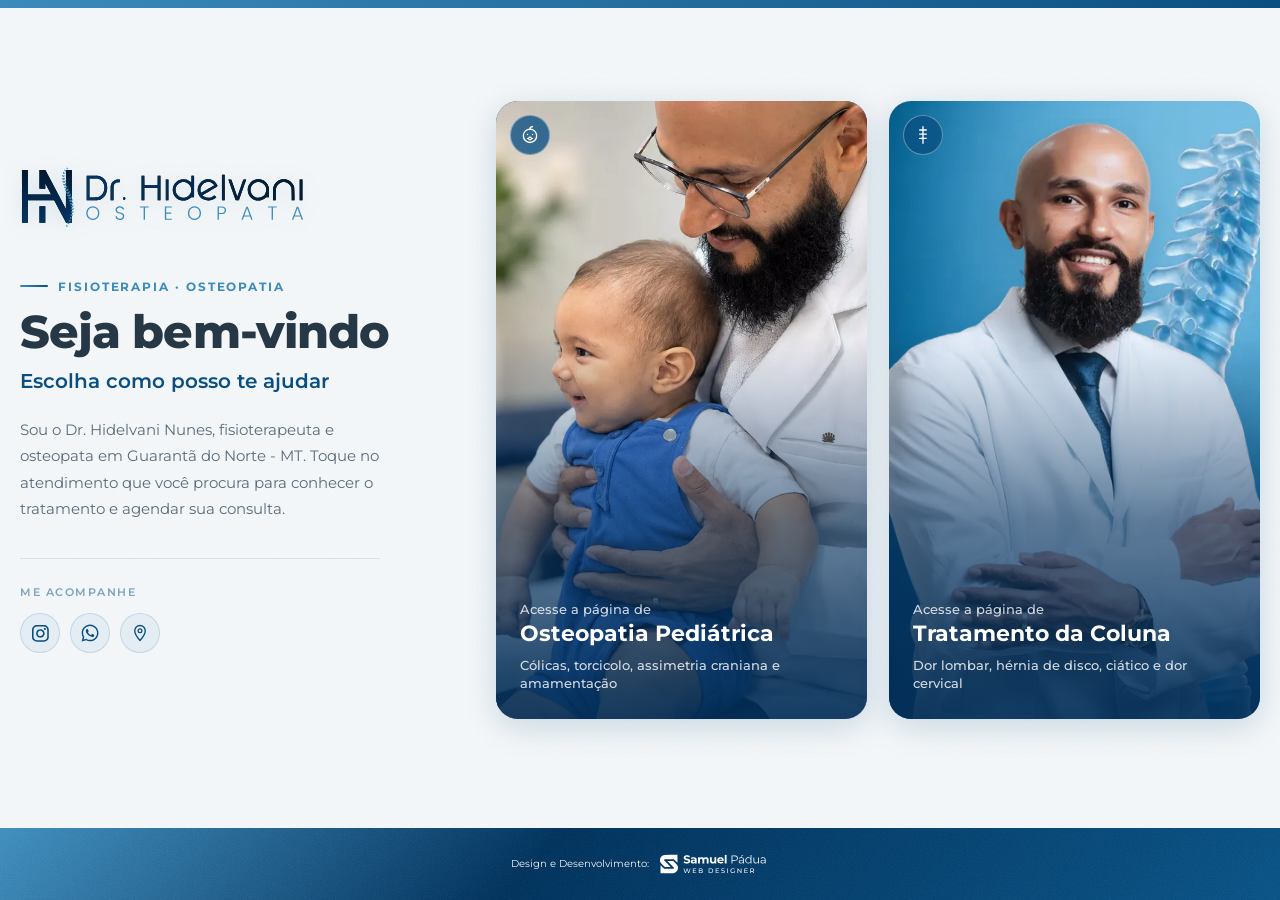
<file: index.html>
<!DOCTYPE html>
<html lang="pt-BR">
<head>
  <meta charset="UTF-8">
  <meta name="viewport" content="width=device-width, initial-scale=1.0">
  <!-- Google tag (gtag.js) -->
  <script async src="https://www.googletagmanager.com/gtag/js?id=G-855G8X3JG8"></script>
  <script>
    window.dataLayer = window.dataLayer || [];
    function gtag(){dataLayer.push(arguments);}
    gtag('js', new Date());

    gtag('config', 'G-855G8X3JG8');
  </script>
  <meta name="facebook-domain-verification" content="lzsxz27c50yrfxw8memqivnf4g7dsl" />
  <title>Dr. Hidelvani Nunes · Coluna e Osteopatia Pediátrica</title>
  <meta name="description" content="Escolha o seu caminho: tratamento da coluna ou osteopatia pediátrica com o Dr. Hidelvani Nunes em Guarantã do Norte - MT.">
  <link rel="canonical" href="https://www.drhidelvani.com.br/">
  <meta name="robots" content="index,follow">
  <meta property="og:locale" content="pt_BR">
  <meta property="og:type" content="website">
  <meta property="og:url" content="https://www.drhidelvani.com.br/">
  <meta property="og:site_name" content="Dr. Hidelvani">
  <meta property="og:title" content="Dr. Hidelvani Nunes · Coluna e Osteopatia Pediátrica">
  <meta property="og:description" content="Fisioterapeuta e osteopata em Guarantã do Norte - MT. Tratamento da coluna e osteopatia pediátrica.">
  <link rel="icon" type="image/svg+xml" href="stamp-iso.svg">
  <link rel="preconnect" href="https://fonts.googleapis.com">
  <link rel="preconnect" href="https://fonts.gstatic.com" crossorigin>
  <link href="https://fonts.googleapis.com/css2?family=Montserrat:wght@400;500;600;700;800&display=swap" rel="stylesheet">
  <link rel="stylesheet" href="style.css">
  <link rel="stylesheet" href="portal.css">
</head>
<body class="portal-page">

  <div class="top-bar"></div>

  <main class="pt-main">
    <div class="pt-grain"></div>

    <div class="pt-container">

      <!-- Boas-vindas -->
      <header class="pt-header">
        <img src="logo.svg" class="pt-logo" alt="Dr. Hidelvani Nunes Osteopata">
        <span class="pt-eyebrow">Fisioterapia · Osteopatia</span>
        <h1 class="pt-title">Seja bem-vindo</h1>
        <p class="pt-subtitle">Escolha como posso te ajudar</p>
        <p class="pt-intro">Sou o Dr. Hidelvani Nunes, fisioterapeuta e osteopata em Guarantã do Norte - MT. Toque no atendimento que você procura para conhecer o tratamento e agendar sua consulta.</p>
      </header>

      <!-- Redes sociais -->
      <div class="pt-social">
        <span class="pt-social-label">Me acompanhe</span>
        <div class="pt-social-links">
          <a href="https://www.instagram.com/dr.hidelvani/" class="pt-social-btn" target="_blank" rel="noopener" aria-label="Instagram do Dr. Hidelvani (@dr.hidelvani)">
            <svg width="17" height="17" viewBox="0 0 56 56" fill="currentColor" xmlns="http://www.w3.org/2000/svg" aria-hidden="true">
              <path fill-rule="evenodd" clip-rule="evenodd" d="M39.1932 0H16.1343C11.8568 0.00472711 7.7558 1.70602 4.73107 4.73062C1.70635 7.75523 0.00489671 11.8561 0 16.1337L0 39.1937C0.00486926 43.4712 1.70631 47.5722 4.73104 50.5968C7.75577 53.6214 11.8568 55.3227 16.1343 55.3275H39.1932C43.4707 55.3227 47.5717 53.6214 50.5964 50.5968C53.6211 47.5722 55.3226 43.4712 55.3275 39.1937V16.1337C55.3226 11.8561 53.6211 7.75523 50.5964 4.73062C47.5717 1.70602 43.4707 0.00472711 39.1932 0V0ZM50.1442 39.1937C50.1409 42.097 48.986 44.8804 46.933 46.9333C44.88 48.9862 42.0965 50.1409 39.1932 50.1441H16.1343C13.231 50.1409 10.4475 48.9862 8.39448 46.9333C6.34146 44.8804 5.1866 42.097 5.18325 39.1937V16.1337C5.18662 13.2304 6.34149 10.4469 8.3945 8.39404C10.4475 6.34116 13.231 5.18645 16.1343 5.18325H39.1932C42.0965 5.18645 44.8799 6.34116 46.933 8.39404C48.986 10.4469 50.1408 13.2304 50.1442 16.1337V39.1937Z"/>
              <path fill-rule="evenodd" clip-rule="evenodd" d="M27.632 13.6164C24.8572 13.6163 22.1447 14.4391 19.8375 15.9807C17.5302 17.5223 15.732 19.7134 14.6701 22.277C13.6082 24.8406 13.3303 27.6616 13.8716 30.3831C14.4129 33.1046 15.7491 35.6045 17.7112 37.5666C19.6733 39.5287 22.1732 40.8649 24.8947 41.4063C27.6162 41.9477 30.4371 41.6698 33.0007 40.608C35.5643 39.5461 37.7555 37.7478 39.2971 35.4407C40.8387 33.1335 41.6616 30.421 41.6615 27.6461C41.6574 23.9265 40.178 20.3604 37.5479 17.7302C34.9177 15.1 31.3516 13.6206 27.632 13.6164V13.6164ZM27.632 36.4926C25.8824 36.4926 24.172 35.9738 22.7172 35.0017C21.2624 34.0297 20.1285 32.6481 19.459 31.0316C18.7894 29.4152 18.6142 27.6365 18.9555 25.9204C19.2968 24.2044 20.1393 22.6281 21.3765 21.3909C22.6137 20.1537 24.19 19.3112 25.906 18.9698C27.6221 18.6285 29.4008 18.8036 31.0172 19.4732C32.6337 20.1428 34.0153 21.2766 34.9874 22.7314C35.9595 24.1862 36.4783 25.8965 36.4783 27.6462C36.4756 29.9916 35.5428 32.2401 33.8843 33.8985C32.2259 35.5569 29.9774 36.4898 27.632 36.4925V36.4926Z"/>
              <path d="M42.3975 16.2138C44.2304 16.2138 45.7162 14.728 45.7162 12.8951C45.7162 11.0623 44.2304 9.57648 42.3975 9.57648C40.5647 9.57648 39.0789 11.0623 39.0789 12.8951C39.0789 14.728 40.5647 16.2138 42.3975 16.2138Z"/>
            </svg>
          </a>
          <a href="https://wa.me/5566992239056" class="pt-social-btn" target="_blank" rel="noopener" aria-label="WhatsApp do Dr. Hidelvani">
            <svg width="18" height="18" viewBox="0 0 57 57" fill="currentColor" xmlns="http://www.w3.org/2000/svg" aria-hidden="true">
              <path fill-rule="evenodd" clip-rule="evenodd" d="M47.4216 9.51921C42.4222 4.51401 35.7735 1.75635 28.6904 1.75342C14.0949 1.75342 2.21626 13.6317 2.21039 28.2311C2.20844 32.8981 3.42761 37.4539 5.74495 41.4695L1.98828 55.1909L16.0257 51.5086C19.8936 53.6185 24.2481 54.7304 28.6796 54.7317H28.6907C43.2846 54.7317 55.1645 42.8524 55.1701 28.2523C55.173 21.1767 52.4212 14.5241 47.4216 9.51921ZM28.6904 50.2598H28.6813C24.7322 50.2581 20.8591 49.1968 17.4794 47.1919L16.6761 46.7148L8.34605 48.9L10.5695 40.7784L10.046 39.9457C7.84279 36.4415 6.67939 32.3913 6.68135 28.2328C6.68592 16.0981 16.5593 6.22568 28.6992 6.22568C34.5779 6.22763 40.1039 8.51986 44.2592 12.68C48.4144 16.8401 50.7014 22.3698 50.6994 28.2507C50.6942 40.3863 40.8215 50.2598 28.6904 50.2598ZM40.7628 33.7761C40.1013 33.4448 36.8482 31.8446 36.2416 31.6235C35.6356 31.4027 35.194 31.2928 34.7533 31.9549C34.312 32.617 33.0443 34.1075 32.6581 34.5488C32.2719 34.9904 31.8864 35.0459 31.2246 34.7145C30.5629 34.3834 28.4311 33.6845 25.9037 31.4304C23.937 29.676 22.6092 27.5094 22.223 26.8473C21.8375 26.1845 22.2198 25.861 22.5133 25.497C23.2296 24.6075 23.9468 23.6751 24.1673 23.2338C24.3881 22.7922 24.2775 22.4057 24.1118 22.0746C23.9468 21.7436 22.6236 18.4869 22.0724 17.1617C21.5348 15.8721 20.9898 16.0463 20.5834 16.026C20.1979 16.0068 19.7566 16.0029 19.3154 16.0029C18.8744 16.0029 18.1575 16.1682 17.5508 16.831C16.9445 17.4934 15.2355 19.0939 15.2355 22.3505C15.2355 25.6072 17.6063 28.7533 17.937 29.1949C18.2677 29.6365 22.6027 36.3195 29.2396 39.1851C30.8182 39.8674 32.0505 40.2741 33.0116 40.5791C34.5968 41.0827 36.0387 41.0116 37.1789 40.8413C38.4503 40.6512 41.0932 39.2406 41.645 37.6952C42.1962 36.1496 42.1962 34.825 42.0305 34.5488C41.8655 34.2729 41.4242 34.1075 40.7628 33.7761Z"/>
            </svg>
          </a>
          <a href="https://maps.google.com/maps?cid=5437800805001993554" class="pt-social-btn" target="_blank" rel="noopener" aria-label="Localização da clínica no Google Maps">
            <svg width="18" height="18" viewBox="0 0 24 24" fill="none" xmlns="http://www.w3.org/2000/svg" aria-hidden="true">
              <path d="M12 2C8.13 2 5 5.13 5 9c0 5.25 7 13 7 13s7-7.75 7-13c0-3.87-3.13-7-7-7z" stroke="currentColor" stroke-width="1.8" stroke-linejoin="round"/>
              <circle cx="12" cy="9" r="2.5" stroke="currentColor" stroke-width="1.7"/>
            </svg>
          </a>
        </div>
      </div>

      <!-- Os 2 caminhos -->
      <nav class="pt-paths" aria-label="Escolha o atendimento">

        <!-- Osteopatia Pediátrica -->
        <a href="osteopatia/" class="pt-card pt-card--bebe">
          <picture>
            <source srcset="portal-bebe.webp" type="image/webp">
            <img src="osteo-perfil.jpg" class="pt-card-img" width="762" height="1023" alt="Dr. Hidelvani Nunes com um bebê sorrindo no colo">
          </picture>
          <span class="pt-badge">
            <svg width="20" height="20" viewBox="0 0 24 24" fill="none" xmlns="http://www.w3.org/2000/svg">
              <circle cx="12" cy="13" r="8" stroke="white" stroke-width="1.6"/>
              <path d="M12 5c0-1.66 1.34-3 3-3" stroke="white" stroke-width="1.6" stroke-linecap="round"/>
              <circle cx="9" cy="11.5" r="0.9" fill="white"/>
              <circle cx="15" cy="11.5" r="0.9" fill="white"/>
              <circle cx="12" cy="16.2" r="1.7" stroke="white" stroke-width="1.4"/>
              <path d="M9.6 16.2h-0.8M15.2 16.2h-0.8" stroke="white" stroke-width="1.4" stroke-linecap="round"/>
            </svg>
          </span>
          <span class="pt-caption">
            <span class="pt-kicker">Acesse a página de</span>
            <span class="pt-card-title">Osteopatia Pediátrica</span>
            <span class="pt-card-desc">Cólicas, torcicolo, assimetria craniana e amamentação</span>
          </span>
        </a>

        <!-- Tratamento da Coluna -->
        <a href="coluna/" class="pt-card pt-card--coluna">
          <picture>
            <source srcset="portal-coluna.webp" type="image/webp">
            <img src="dr-hidelvani.png" class="pt-card-img" width="600" height="674" alt="Dr. Hidelvani Nunes de jaleco, fisioterapeuta especialista em coluna">
          </picture>
          <span class="pt-badge">
            <svg width="20" height="20" viewBox="0 0 24 24" fill="none" xmlns="http://www.w3.org/2000/svg">
              <path d="M12 2v20M8 6h8M8 11h8M8 16h8" stroke="white" stroke-width="1.6" stroke-linecap="round" stroke-linejoin="round"/>
            </svg>
          </span>
          <span class="pt-caption">
            <span class="pt-kicker">Acesse a página de</span>
            <span class="pt-card-title">Tratamento da Coluna</span>
            <span class="pt-card-desc">Dor lombar, hérnia de disco, ciático e dor cervical</span>
          </span>
        </a>

      </nav>

    </div>
  </main>

  <!-- Footer -->
  <footer class="site-footer">
    <div class="site-footer-grain"></div>
    <div class="site-footer-inner">
      <a href="https://samuelpadua.com.br/" class="site-footer-credit" target="_blank" rel="noopener" aria-label="Design e Desenvolvimento por Samuel Pádua Web Designer">
        <span class="site-footer-credit-text">Design e Desenvolvimento:</span>
        <img src="logo-samuel.svg" alt="Samuel Pádua Web Designer" class="site-footer-credit-logo">
      </a>
    </div>
  </footer>

</body>
</html>
</file>
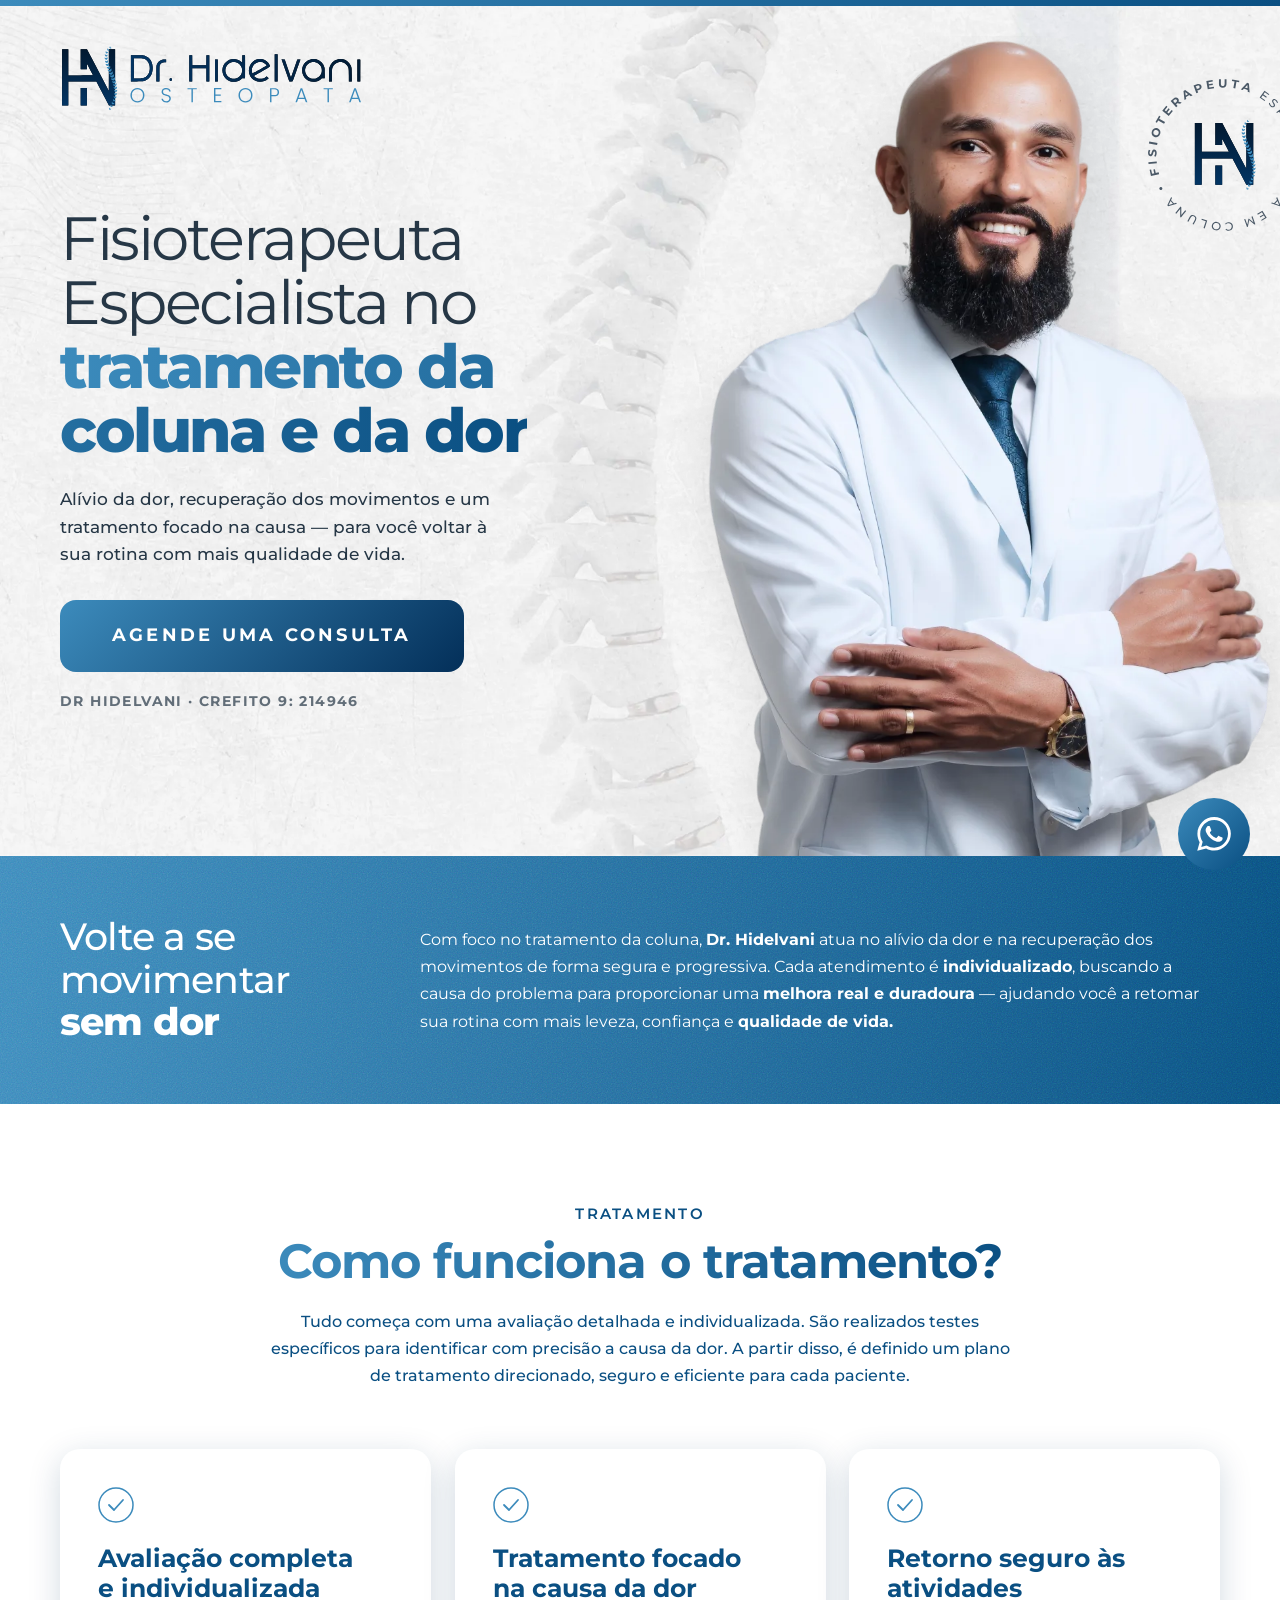
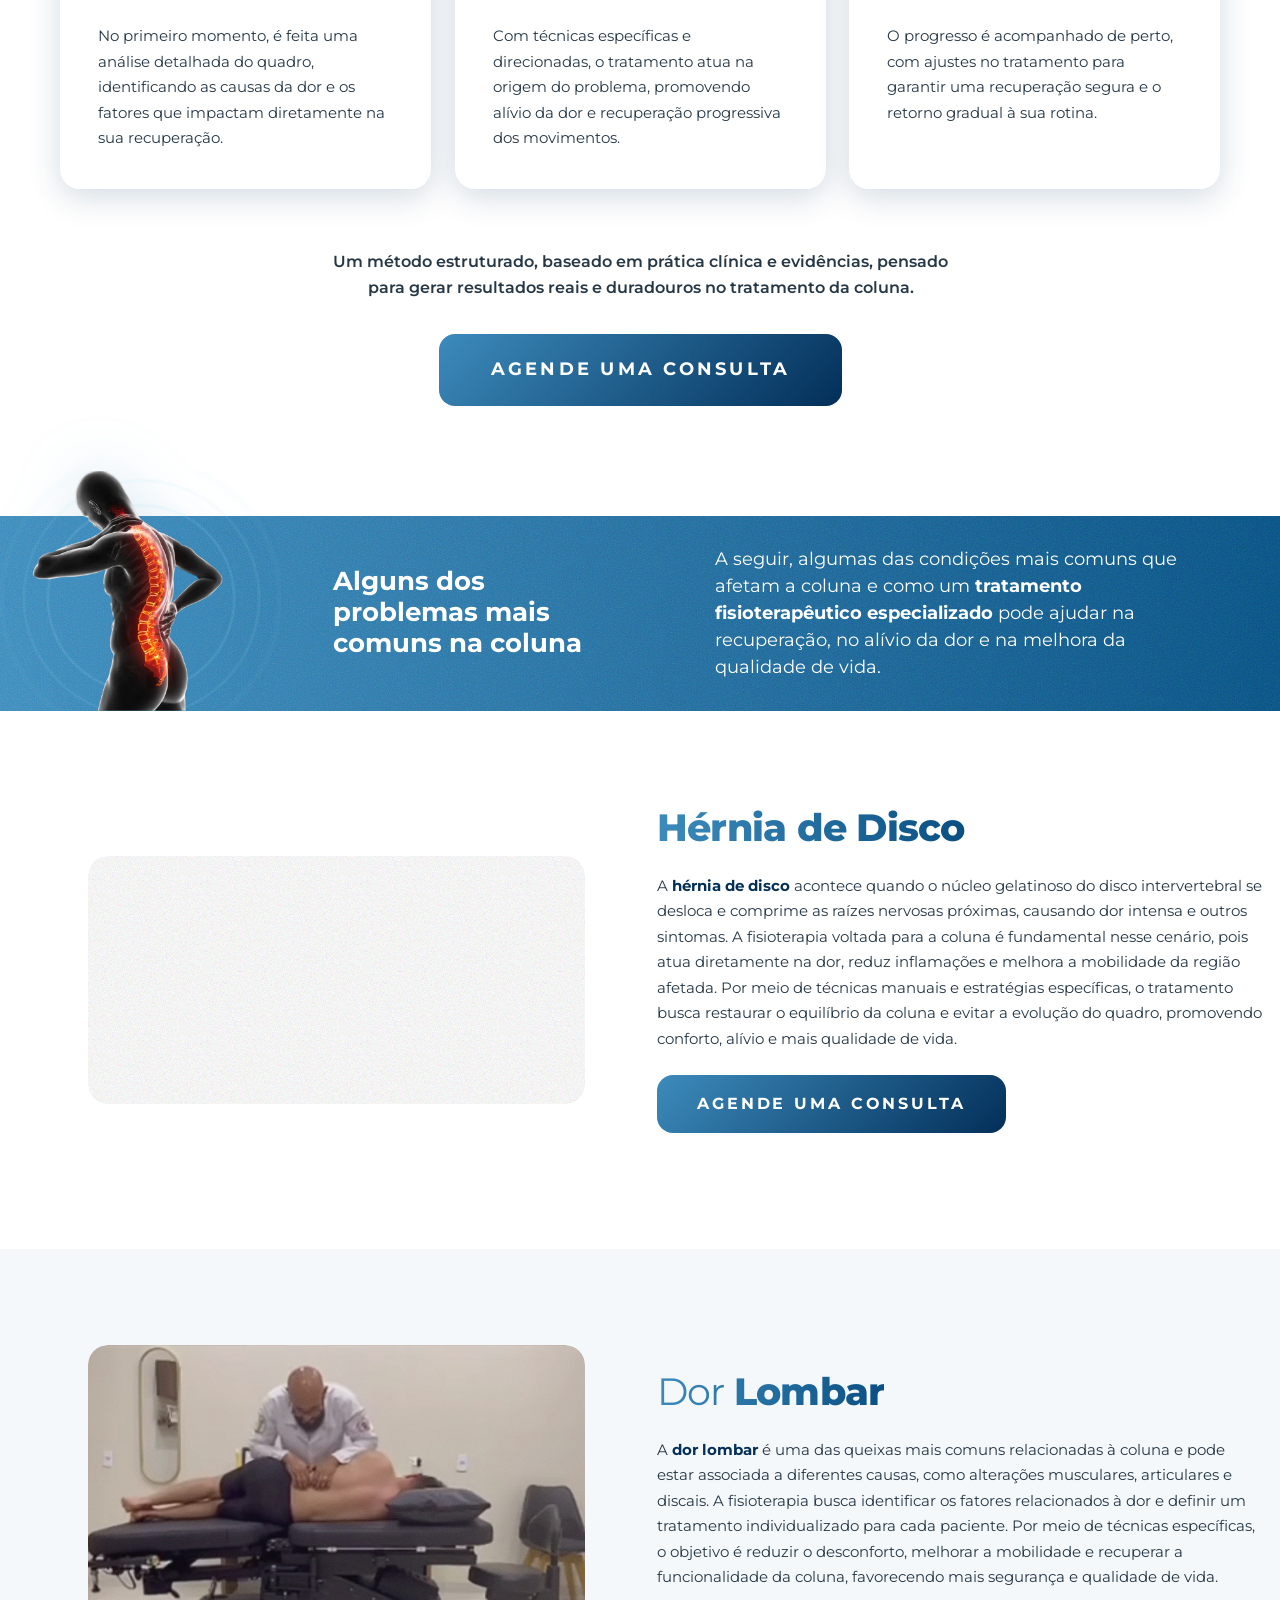
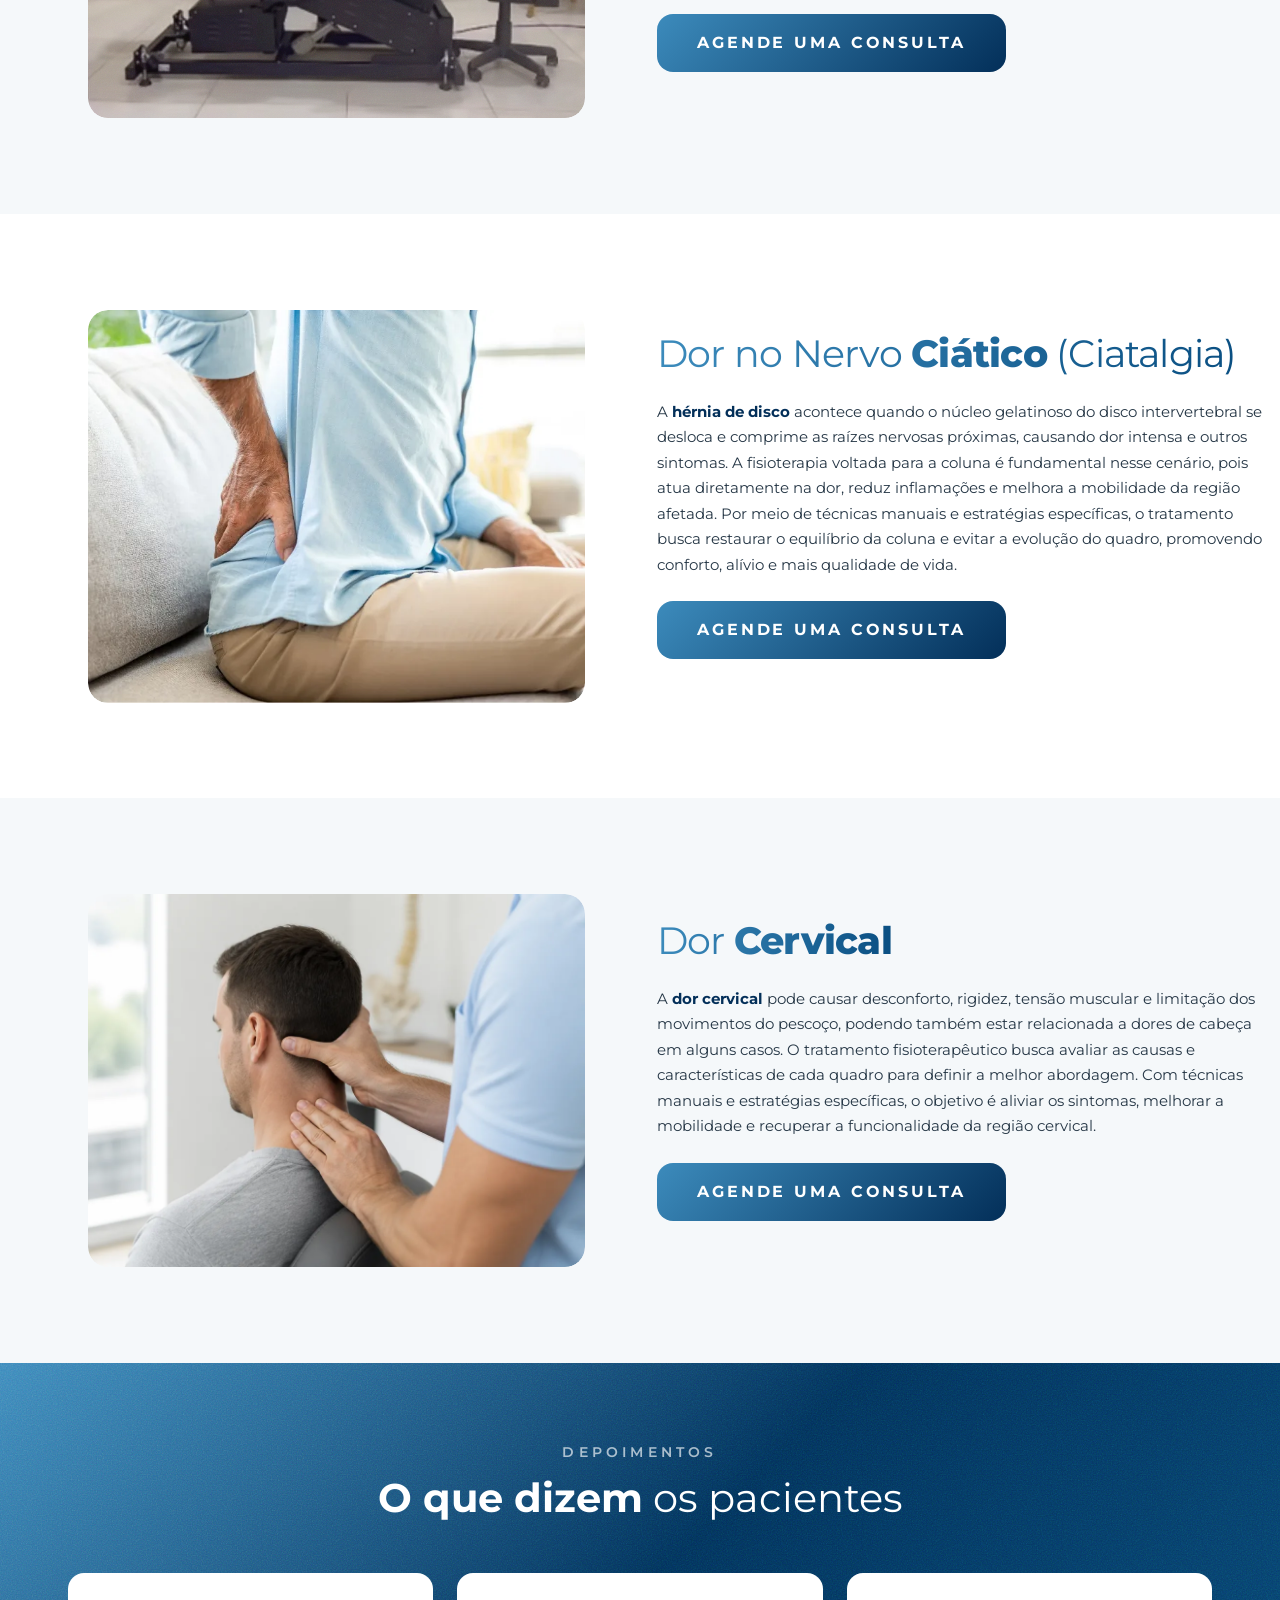
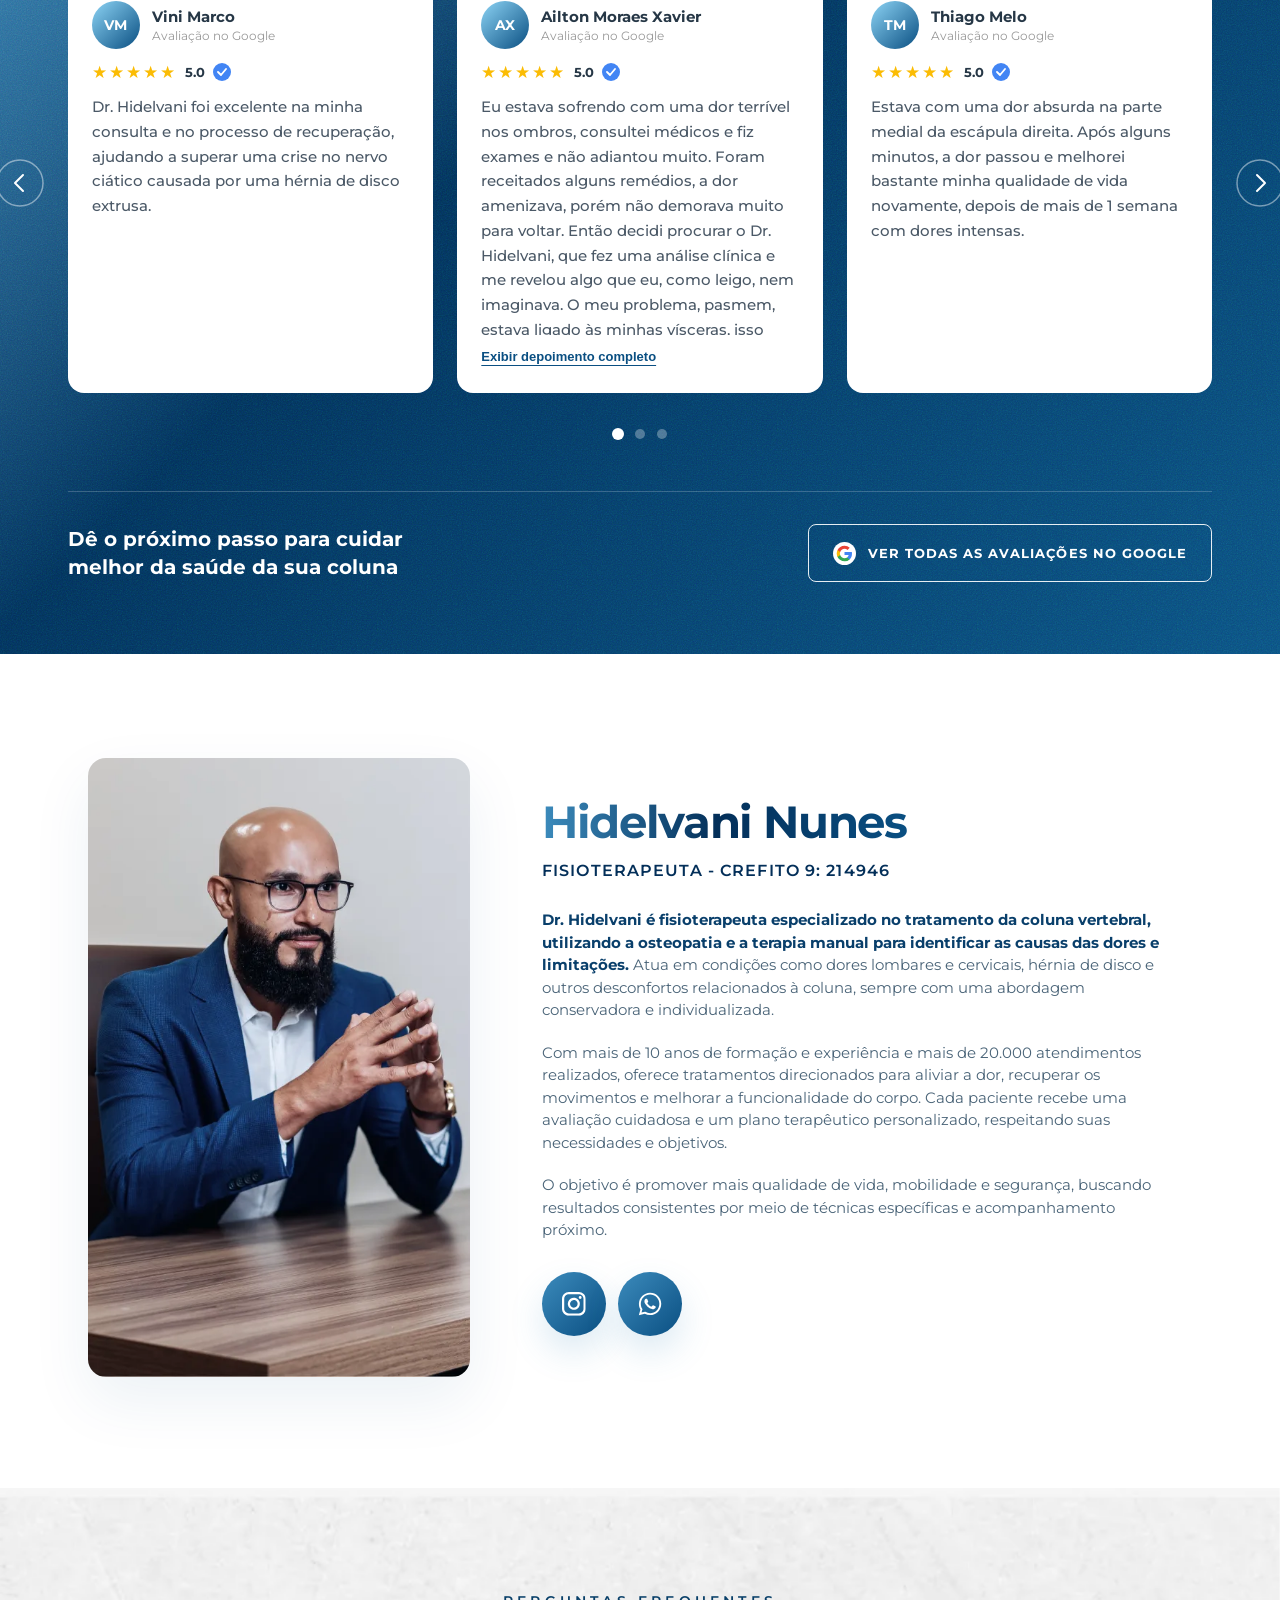
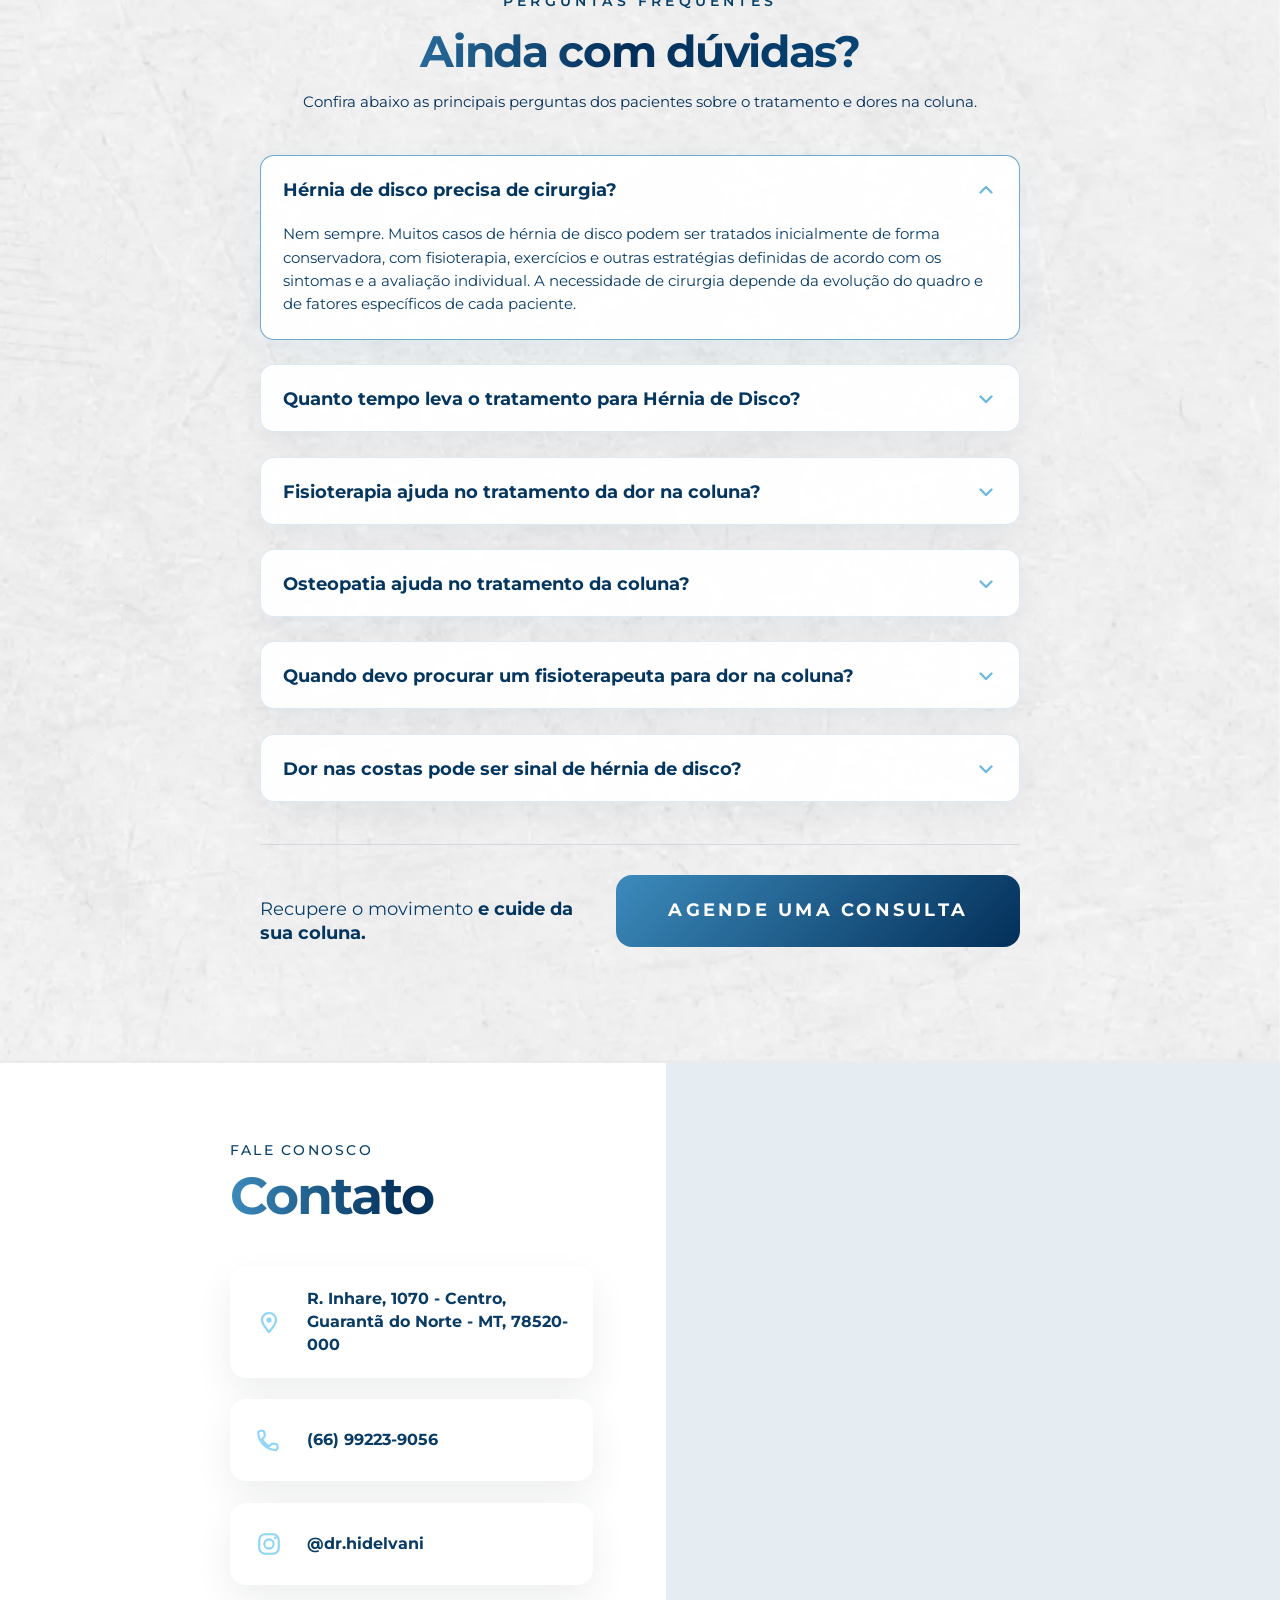
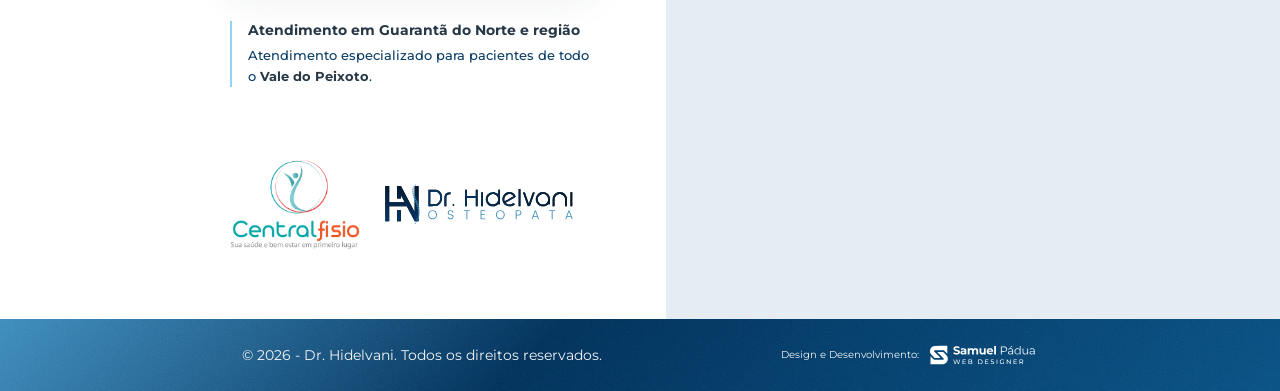
<file: coluna/index.html>
<!DOCTYPE html>
<html lang="pt-BR">
<head>
  <meta charset="UTF-8">
  <meta name="viewport" content="width=device-width, initial-scale=1.0">
  <!-- Google tag (gtag.js) -->
  <script async src="https://www.googletagmanager.com/gtag/js?id=G-855G8X3JG8"></script>
  <script>
    window.dataLayer = window.dataLayer || [];
    function gtag(){dataLayer.push(arguments);}
    gtag('js', new Date());

    gtag('config', 'G-855G8X3JG8');
  </script>
  <meta name="facebook-domain-verification" content="lzsxz27c50yrfxw8memqivnf4g7dsl" />
  <title>Fisioterapeuta Especialista em Coluna em Guarantã do Norte - MT | Tratamento da Coluna e da Dor</title>
  <meta name="description" content="Fisioterapeuta especialista no tratamento da coluna em Guarantã do Norte - MT. Alívio da dor, recuperação dos movimentos e tratamento focado na causa para você voltar à sua rotina com mais qualidade de vida.">
  <link rel="canonical" href="https://www.drhidelvani.com.br/coluna/">
  <meta name="robots" content="index,follow">
  <meta property="og:locale" content="pt_BR">
  <meta property="og:type" content="website">
  <meta property="og:url" content="https://www.drhidelvani.com.br/coluna/">
  <meta property="og:site_name" content="Dr. Hidelvani">
  <meta property="og:title" content="Dr. Hidelvani Nunes - Fisioterapeuta Especialista no Tratamento da Coluna">
  <meta property="og:description" content="Fisioterapeuta especialista no tratamento da coluna em Guarantã do Norte - MT. Alívio da dor, recuperação dos movimentos e tratamento focado na causa.">
  <meta name="twitter:card" content="summary_large_image">
  <meta name="twitter:title" content="Fisioterapeuta Especialista em Coluna em Guarantã do Norte - MT | Tratamento da Coluna e da Dor">
  <meta name="twitter:description" content="Fisioterapeuta especialista no tratamento da coluna em Guarantã do Norte - MT. Alívio da dor, recuperação dos movimentos e tratamento focado na causa.">
  <script type="application/ld+json">
    {
      "@context": "https://schema.org",
      "@graph": [
        {
          "@type": "MedicalBusiness",
          "@id": "#business",
          "name": "Dr. Hidelvani Nunes — Fisioterapia e Tratamento da Coluna",
          "url": "https://www.drhidelvani.com.br/coluna/",
          "telephone": "+55-66-99223-9056",
          "priceRange": "$$",
          "address": {
            "@type": "PostalAddress",
            "streetAddress": "R. Inhare, 1070 - Centro",
            "addressLocality": "Guarantã do Norte",
            "addressRegion": "MT",
            "postalCode": "78520-000",
            "addressCountry": "BR"
          },
          "sameAs": [
            "https://www.instagram.com/dr.hidelvani/"
          ]
        },
        {
          "@type": "Physician",
          "@id": "#physician",
          "name": "Dr. Hidelvani Nunes",
          "medicalSpecialty": "Physiotherapy",
          "description": "Fisioterapeuta especialista no tratamento da coluna em Guarantã do Norte - MT, com foco em hérnia de disco, dor lombar, dor ciática e dor cervical.",
          "identifier": {
            "@type": "PropertyValue",
            "propertyID": "CREFITO 9",
            "value": "214946"
          },
          "worksFor": {
            "@id": "#business"
          }
        },
        {
          "@type": "FAQPage",
          "@id": "#faq",
          "mainEntity": [
            {
              "@type": "Question",
              "name": "Hérnia de disco precisa de cirurgia?",
              "acceptedAnswer": {
                "@type": "Answer",
                "text": "Nem sempre. Muitos casos de hérnia de disco podem ser tratados inicialmente de forma conservadora, com fisioterapia, exercícios e outras estratégias definidas de acordo com os sintomas e a avaliação individual. A necessidade de cirurgia depende da evolução do quadro e de fatores específicos de cada paciente."
              }
            },
            {
              "@type": "Question",
              "name": "Quanto tempo leva o tratamento para Hérnia de Disco?",
              "acceptedAnswer": {
                "@type": "Answer",
                "text": "O tempo de tratamento varia de acordo com o tamanho e a localização da hérnia, a intensidade dos sintomas e a resposta individual de cada paciente. Em geral, já nas primeiras sessões é possível notar alívio da dor e melhora da mobilidade."
              }
            },
            {
              "@type": "Question",
              "name": "Fisioterapia ajuda no tratamento da dor na coluna?",
              "acceptedAnswer": {
                "@type": "Answer",
                "text": "Sim. A fisioterapia atua diretamente na causa da dor, combinando técnicas manuais, exercícios terapêuticos e orientações posturais para reduzir o desconforto, melhorar a mobilidade e prevenir novas crises."
              }
            }
          ]
        }
      ]
    }
  </script>
  <link rel="icon" type="image/svg+xml" href="../stamp-iso.svg">
  <link rel="preconnect" href="https://fonts.googleapis.com">
  <link rel="preconnect" href="https://fonts.gstatic.com" crossorigin>
  <link rel="preload" href="https://fonts.googleapis.com/css2?family=Montserrat:wght@400;500;600;700;800&display=swap" as="style" onload="this.onload=null;this.rel='stylesheet'">
  <noscript><link rel="stylesheet" href="https://fonts.googleapis.com/css2?family=Montserrat:wght@400;500;600;700;800&display=swap"></noscript>
  <link rel="stylesheet" href="../style.css">
</head>
<body>

  <!-- Borda superior gradiente -->
  <div class="top-bar"></div>

  <!-- ======================== HERO ======================== -->
  <section class="hero">
    <div class="hero-bg"></div>

    <div class="hero-inner">
      <!-- Logo -->
      <header class="hero-header">
        <img src="../logo.svg" class="logo" alt="Dr. Hidelvani Nunes Fisioterapeuta">
      </header>

      <!-- Conteúdo principal -->
      <div class="hero-content">

        <!-- Coluna esquerda: texto + CTA -->
        <div class="hero-left">
          <h1>
            <span class="hero-headline-soft">Fisioterapeuta Especialista no</span><br>
            <span class="gradient-text">tratamento da coluna e da dor</span>
          </h1>

          <p class="subtext">
            Alívio da dor, recuperação dos movimentos e um tratamento focado na causa — para você voltar à sua rotina com mais qualidade de vida.
          </p>

          <a href="https://wa.me/5566992239056" class="btn-cta" target="_blank" rel="noopener">
            Agende uma Consulta
          </a>

          <p class="crefito">DR HIDELVANI &middot; CREFITO 9: 214946</p>
        </div>

        <!-- Coluna direita: foto -->
        <div class="hero-right">
          <div class="stamp-wrapper">
            <img src="../stamp-txt.svg" class="stamp-txt" alt="">
            <img src="../stamp-iso.svg" class="stamp-iso" alt="">
          </div>
          <picture>
            <source srcset="../dr-hidelvani.webp" type="image/webp">
            <img src="../dr-hidelvani.png" class="doctor-img" alt="Dr. Hidelvani Nunes" loading="eager">
          </picture>
        </div>

      </div>
    </div>
  </section>
  <!-- ======================== /HERO ======================== -->

  <!-- ======================== INTRO BLOCK ======================== -->
  <section class="intro-block">
    <div class="intro-inner">

      <div class="intro-left">
        <h2>Volte a se movimentar <strong>sem dor</strong></h2>
      </div>

      <div class="intro-right">
        <p>
          Com foco no tratamento da coluna, <strong>Dr. Hidelvani</strong> atua no alívio da dor e na recuperação dos movimentos de forma segura e progressiva. Cada atendimento é <strong>individualizado</strong>, buscando a causa do problema para proporcionar uma <strong>melhora real e duradoura</strong> — ajudando você a retomar sua rotina com mais leveza, confiança e <strong>qualidade de vida.</strong>
        </p>
      </div>

    </div>
  </section>
  <!-- ======================== /INTRO BLOCK ======================== -->

  <!-- ======================== TREATMENT BLOCK ======================== -->
  <section class="treatment-block">
    <div class="treatment-inner">

      <div class="treatment-header">
        <span class="tagline">Tratamento</span>
        <h2 class="treatment-title">Como funciona o tratamento?</h2>
        <p class="treatment-desc">Tudo começa com uma avaliação detalhada e individualizada. São realizados testes específicos para identificar com precisão a causa da dor. A partir disso, é definido um plano de tratamento direcionado, seguro e eficiente para cada paciente.</p>
      </div>

      <div class="cards-grid">

        <div class="card">
          <div class="card-icon">
            <svg width="36" height="36" viewBox="0 0 36 36" fill="none" xmlns="http://www.w3.org/2000/svg">
              <circle cx="18" cy="18" r="17" stroke="#3C8BBC" stroke-width="1.5"/>
              <path d="M11 18l5 5 9-10" stroke="#3C8BBC" stroke-width="1.8" stroke-linecap="round" stroke-linejoin="round"/>
            </svg>
          </div>
          <h3>Avaliação completa<br>e individualizada</h3>
          <p>No primeiro momento, é feita uma análise detalhada do quadro, identificando as causas da dor e os fatores que impactam diretamente na sua recuperação.</p>
        </div>

        <div class="card">
          <div class="card-icon">
            <svg width="36" height="36" viewBox="0 0 36 36" fill="none" xmlns="http://www.w3.org/2000/svg">
              <circle cx="18" cy="18" r="17" stroke="#3C8BBC" stroke-width="1.5"/>
              <path d="M11 18l5 5 9-10" stroke="#3C8BBC" stroke-width="1.8" stroke-linecap="round" stroke-linejoin="round"/>
            </svg>
          </div>
          <h3>Tratamento focado<br>na causa da dor</h3>
          <p>Com técnicas específicas e direcionadas, o tratamento atua na origem do problema, promovendo alívio da dor e recuperação progressiva dos movimentos.</p>
        </div>

        <div class="card">
          <div class="card-icon">
            <svg width="36" height="36" viewBox="0 0 36 36" fill="none" xmlns="http://www.w3.org/2000/svg">
              <circle cx="18" cy="18" r="17" stroke="#3C8BBC" stroke-width="1.5"/>
              <path d="M11 18l5 5 9-10" stroke="#3C8BBC" stroke-width="1.8" stroke-linecap="round" stroke-linejoin="round"/>
            </svg>
          </div>
          <h3>Retorno seguro às<br>atividades</h3>
          <p>O progresso é acompanhado de perto, com ajustes no tratamento para garantir uma recuperação segura e o retorno gradual à sua rotina.</p>
        </div>

      </div>

      <div class="treatment-footer">
        <p>Um método estruturado, baseado em prática clínica e evidências, pensado<br>para gerar resultados reais e duradouros no tratamento da coluna.</p>
        <a href="https://wa.me/5566992239056" class="btn-cta btn-cta--center" target="_blank" rel="noopener">
          Agende uma Consulta
        </a>
      </div>

    </div>
  </section>
  <!-- ======================== /TREATMENT BLOCK ======================== -->

  <!-- ======================== PROBLEMS BLOCK ======================== -->
  <section class="problems-block">
    <div class="problems-grain"></div>

    <div class="problems-inner">
      <div class="problems-img-col">
        <picture>
          <source srcset="../img1.webp" type="image/webp">
          <img src="../img1.png" class="problems-img" alt="Coluna vertebral com dor">
        </picture>
      </div>

      <h2 class="problems-headline">Alguns dos<br>problemas mais<br>comuns na coluna</h2>

      <p class="problems-body">A seguir, algumas das condições mais comuns que afetam a coluna e como um <strong>tratamento fisioterapêutico especializado</strong> pode ajudar na recuperação, no alívio da dor e na melhora da qualidade de vida.</p>
    </div>
  </section>
  <!-- ======================== /PROBLEMS BLOCK ======================== -->

  <!-- ======================== HÉRNIA DE DISCO ======================== -->
  <section class="condition-block">
    <div class="condition-inner">

      <div class="condition-media condition-media--video">
        <video autoplay loop muted playsinline preload="metadata">
          <source src="../hernia.mp4" type="video/mp4">
        </video>
      </div>

      <div class="condition-text">
        <h2 class="condition-title"><strong>Hérnia de Disco</strong></h2>
        <p class="condition-body">A <strong>hérnia de disco</strong> acontece quando o núcleo gelatinoso do disco intervertebral se desloca e comprime as raízes nervosas próximas, causando dor intensa e outros sintomas. A fisioterapia voltada para a coluna é fundamental nesse cenário, pois atua diretamente na dor, reduz inflamações e melhora a mobilidade da região afetada. Por meio de técnicas manuais e estratégias específicas, o tratamento busca restaurar o equilíbrio da coluna e evitar a evolução do quadro, promovendo conforto, alívio e mais qualidade de vida.</p>
        <a href="https://wa.me/5566992239056" class="btn-cta btn-cta--center" target="_blank" rel="noopener">
          Agende uma Consulta
        </a>
      </div>

    </div>
  </section>
  <!-- ======================== /HÉRNIA DE DISCO ======================== -->

  <!-- ======================== DOR LOMBAR ======================== -->
  <section class="condition-block condition-block--gray">
    <div class="condition-inner">

      <div class="condition-media condition-media--video">
        <video class="condition-video" width="800" height="600" poster="../lombar-poster.webp" autoplay loop muted playsinline preload="none" aria-label="Fisioterapeuta aplicando técnica manual na região lombar de um paciente">
          <source data-src="../lombar-av1.webm" type="video/webm; codecs=av01.0.04M.08">
          <source data-src="../lombar-vp9.webm" type="video/webm; codecs=vp9">
          <source data-src="../lombar-video.mp4" type="video/mp4">
        </video>
      </div>

      <div class="condition-text">
        <h2 class="condition-title">Dor <strong>Lombar</strong></h2>
        <p class="condition-body">A <strong>dor lombar</strong> é uma das queixas mais comuns relacionadas à coluna e pode estar associada a diferentes causas, como alterações musculares, articulares e discais. A fisioterapia busca identificar os fatores relacionados à dor e definir um tratamento individualizado para cada paciente. Por meio de técnicas específicas, o objetivo é reduzir o desconforto, melhorar a mobilidade e recuperar a funcionalidade da coluna, favorecendo mais segurança e qualidade de vida.</p>
        <a href="https://wa.me/5566992239056" class="btn-cta" target="_blank" rel="noopener">
          Agende uma Consulta
        </a>
      </div>

    </div>
  </section>
  <!-- ======================== /DOR LOMBAR ======================== -->

  <!-- ======================== CIÁTICO BLOCK ======================== -->
  <section class="condition-block">
    <div class="condition-inner">

      <!-- NOTA: o texto abaixo é idêntico ao do bloco "Hérnia de Disco" na copy original (coluna.pdf) — confirmar com o cliente se é intencional ou se falta o parágrafo específico de Ciatalgia. -->
      <div class="condition-media">
        <picture>
          <source srcset="../ciatico.webp" type="image/webp">
          <img src="../ciatico.jpg" class="condition-img" alt="Dor no Nervo Ciático">
        </picture>
      </div>

      <div class="condition-text">
        <h2 class="condition-title">Dor no Nervo <strong>Ciático</strong> (Ciatalgia)</h2>
        <p class="condition-body">A <strong>hérnia de disco</strong> acontece quando o núcleo gelatinoso do disco intervertebral se desloca e comprime as raízes nervosas próximas, causando dor intensa e outros sintomas. A fisioterapia voltada para a coluna é fundamental nesse cenário, pois atua diretamente na dor, reduz inflamações e melhora a mobilidade da região afetada. Por meio de técnicas manuais e estratégias específicas, o tratamento busca restaurar o equilíbrio da coluna e evitar a evolução do quadro, promovendo conforto, alívio e mais qualidade de vida.</p>
        <a href="https://wa.me/5566992239056" class="btn-cta btn-cta--center" target="_blank" rel="noopener">
          Agende uma Consulta
        </a>
      </div>

    </div>
  </section>
  <!-- ======================== /CIÁTICO BLOCK ======================== -->

  <!-- ======================== DOR CERVICAL ======================== -->
  <section class="condition-block condition-block--gray">
    <div class="condition-inner">

      <div class="condition-media">
        <picture>
          <source srcset="../cervical.webp" type="image/webp">
          <img src="../cervical.png" class="condition-img" alt="Fisioterapeuta tratando a região cervical de um paciente">
        </picture>
      </div>

      <div class="condition-text">
        <h2 class="condition-title">Dor <strong>Cervical</strong></h2>
        <p class="condition-body">A <strong>dor cervical</strong> pode causar desconforto, rigidez, tensão muscular e limitação dos movimentos do pescoço, podendo também estar relacionada a dores de cabeça em alguns casos. O tratamento fisioterapêutico busca avaliar as causas e características de cada quadro para definir a melhor abordagem. Com técnicas manuais e estratégias específicas, o objetivo é aliviar os sintomas, melhorar a mobilidade e recuperar a funcionalidade da região cervical.</p>
        <a href="https://wa.me/5566992239056" class="btn-cta" target="_blank" rel="noopener">
          Agende uma Consulta
        </a>
      </div>

    </div>
  </section>
  <!-- ======================== /DOR CERVICAL ======================== -->

  <!-- ======================== REVIEWS BLOCK ======================== -->
  <section class="reviews-block">
    <div class="reviews-grain"></div>
    <div class="reviews-inner">

      <div class="reviews-header">
        <span class="reviews-tagline">Depoimentos</span>
        <h2 class="reviews-title"><strong>O que dizem</strong> os pacientes</h2>
      </div>

      <div class="reviews-carousel">
        <button class="carousel-btn carousel-btn--prev" aria-label="Anterior">
          <svg width="48" height="48" viewBox="0 0 48 48" fill="none" xmlns="http://www.w3.org/2000/svg">
            <circle cx="24" cy="24" r="23" stroke="rgba(255,255,255,0.45)" stroke-width="1.5"/>
            <path d="M27 16l-8 8 8 8" stroke="white" stroke-width="2" stroke-linecap="round" stroke-linejoin="round"/>
          </svg>
        </button>

        <div class="carousel-viewport">
          <div class="reviews-track">

            <article class="review-card">
              <div class="rc-header">
                <div class="rc-avatar">VM</div>
                <div class="rc-info">
                  <strong class="rc-name">Vini Marco</strong>
                  <span class="rc-count">Avaliação no Google</span>
                </div>
              </div>
              <div class="rc-stars" aria-label="5 estrelas">
                <span class="rc-stars-icons" aria-hidden="true">★★★★★</span>
                <span class="rc-rating">5.0</span>
                <span class="rc-badge" aria-hidden="true"><svg width="10" height="8" viewBox="0 0 10 8" fill="none"><path d="M1 4l3 3 5-6" stroke="white" stroke-width="1.8" stroke-linecap="round" stroke-linejoin="round"/></svg></span>
              </div>
              <p class="rc-text">Dr. Hidelvani foi excelente na minha consulta e no processo de recuperação, ajudando a superar uma crise no nervo ciático causada por uma hérnia de disco extrusa.</p>
              <button class="rc-read-more" type="button" data-review-open>Exibir depoimento completo</button>
              <div class="rc-full-text" hidden>
                <p>Dr. Hidelvani foi excelente na minha consulta e no processo de recuperação, ajudando a superar uma crise no nervo ciático causada por uma hérnia de disco extrusa.</p>
              </div>
            </article>

            <article class="review-card">
              <div class="rc-header">
                <div class="rc-avatar">AX</div>
                <div class="rc-info">
                  <strong class="rc-name">Ailton Moraes Xavier</strong>
                  <span class="rc-count">Avaliação no Google</span>
                </div>
              </div>
              <div class="rc-stars" aria-label="5 estrelas">
                <span class="rc-stars-icons" aria-hidden="true">★★★★★</span>
                <span class="rc-rating">5.0</span>
                <span class="rc-badge" aria-hidden="true"><svg width="10" height="8" viewBox="0 0 10 8" fill="none"><path d="M1 4l3 3 5-6" stroke="white" stroke-width="1.8" stroke-linecap="round" stroke-linejoin="round"/></svg></span>
              </div>
              <p class="rc-text">Eu estava sofrendo com uma dor terrível nos ombros, consultei médicos e fiz exames e não adiantou muito. Foram receitados alguns remédios, a dor amenizava, porém não demorava muito para voltar. Então decidi procurar o Dr. Hidelvani, que fez uma análise clínica e me revelou algo que eu, como leigo, nem imaginava. O meu problema, pasmem, estava ligado às minhas vísceras, isso mesmo! O Dr. Hidelvani me explicou tudo que estava acontecendo, fez uma sessão terapêutica na região do abdômen e desse dia em diante as dores não voltaram mais. Por isso recomendo que procurem o Dr. Hidelvani, excelente profissional.</p>
              <button class="rc-read-more" type="button" data-review-open>Exibir depoimento completo</button>
              <div class="rc-full-text" hidden>
                <p>Eu estava sofrendo com uma dor terrível nos ombros, consultei médicos e fiz exames e não adiantou muito. Foram receitados alguns remédios, a dor amenizava, porém não demorava muito para voltar.</p>
                <p>Então decidi procurar o Dr. Hidelvani, que fez uma análise clínica e me revelou algo que eu, como leigo, nem imaginava. O meu problema, pasmem, estava ligado às minhas vísceras, isso mesmo!</p>
                <p>O Dr. Hidelvani me explicou tudo que estava acontecendo, fez uma sessão terapêutica na região do abdômen e desse dia em diante as dores não voltaram mais. Por isso recomendo que procurem o Dr. Hidelvani, excelente profissional.</p>
              </div>
            </article>

            <article class="review-card">
              <div class="rc-header">
                <div class="rc-avatar">TM</div>
                <div class="rc-info">
                  <strong class="rc-name">Thiago Melo</strong>
                  <span class="rc-count">Avaliação no Google</span>
                </div>
              </div>
              <div class="rc-stars" aria-label="5 estrelas">
                <span class="rc-stars-icons" aria-hidden="true">★★★★★</span>
                <span class="rc-rating">5.0</span>
                <span class="rc-badge" aria-hidden="true"><svg width="10" height="8" viewBox="0 0 10 8" fill="none"><path d="M1 4l3 3 5-6" stroke="white" stroke-width="1.8" stroke-linecap="round" stroke-linejoin="round"/></svg></span>
              </div>
              <p class="rc-text">Estava com uma dor absurda na parte medial da escápula direita. Após alguns minutos, a dor passou e melhorei bastante minha qualidade de vida novamente, depois de mais de 1 semana com dores intensas.</p>
              <button class="rc-read-more" type="button" data-review-open>Exibir depoimento completo</button>
              <div class="rc-full-text" hidden>
                <p>Estava com uma dor absurda na parte medial da escápula direita. Após alguns minutos, a dor passou e melhorei bastante minha qualidade de vida novamente, depois de mais de 1 semana com dores intensas.</p>
              </div>
            </article>

            <article class="review-card">
              <div class="rc-header">
                <div class="rc-avatar">DO</div>
                <div class="rc-info">
                  <strong class="rc-name">Dhyeggo Nunes Oliveira</strong>
                  <span class="rc-count">Avaliação no Google</span>
                </div>
              </div>
              <div class="rc-stars" aria-label="5 estrelas">
                <span class="rc-stars-icons" aria-hidden="true">★★★★★</span>
                <span class="rc-rating">5.0</span>
                <span class="rc-badge" aria-hidden="true"><svg width="10" height="8" viewBox="0 0 10 8" fill="none"><path d="M1 4l3 3 5-6" stroke="white" stroke-width="1.8" stroke-linecap="round" stroke-linejoin="round"/></svg></span>
              </div>
              <p class="rc-text">Excelente atendimento, compromisso em buscar a melhora para o paciente o mais breve possível. As fortes dores que me incomodavam foram tratadas e diminuíram com os exercícios e cuidados indicados por ele!</p>
              <button class="rc-read-more" type="button" data-review-open>Exibir depoimento completo</button>
              <div class="rc-full-text" hidden>
                <p>Excelente atendimento, compromisso em buscar a melhora para o paciente o mais breve possível. As fortes dores que me incomodavam foram tratadas e diminuíram com os exercícios e cuidados indicados por ele!</p>
              </div>
            </article>

            <article class="review-card">
              <div class="rc-header">
                <div class="rc-avatar">SC</div>
                <div class="rc-info">
                  <strong class="rc-name">Silvia Beatriz Rothermel da Costa</strong>
                  <span class="rc-count">Avaliação no Google</span>
                </div>
              </div>
              <div class="rc-stars" aria-label="5 estrelas">
                <span class="rc-stars-icons" aria-hidden="true">★★★★★</span>
                <span class="rc-rating">5.0</span>
                <span class="rc-badge" aria-hidden="true"><svg width="10" height="8" viewBox="0 0 10 8" fill="none"><path d="M1 4l3 3 5-6" stroke="white" stroke-width="1.8" stroke-linecap="round" stroke-linejoin="round"/></svg></span>
              </div>
              <p class="rc-text">Profissional excelente! Foi atencioso ao me avaliar e aplicar as técnicas necessárias, me deu orientações e informações sobre a lesão. Um atendimento realmente muito bom.</p>
              <button class="rc-read-more" type="button" data-review-open>Exibir depoimento completo</button>
              <div class="rc-full-text" hidden>
                <p>Profissional excelente! Foi atencioso ao me avaliar e aplicar as técnicas necessárias, me deu orientações e informações sobre a lesão. Um atendimento realmente muito bom.</p>
              </div>
            </article>

            <article class="review-card">
              <div class="rc-header">
                <div class="rc-avatar">AM</div>
                <div class="rc-info">
                  <strong class="rc-name">Aurélio Miguel</strong>
                  <span class="rc-count">Avaliação no Google</span>
                </div>
              </div>
              <div class="rc-stars" aria-label="5 estrelas">
                <span class="rc-stars-icons" aria-hidden="true">★★★★★</span>
                <span class="rc-rating">5.0</span>
                <span class="rc-badge" aria-hidden="true"><svg width="10" height="8" viewBox="0 0 10 8" fill="none"><path d="M1 4l3 3 5-6" stroke="white" stroke-width="1.8" stroke-linecap="round" stroke-linejoin="round"/></svg></span>
              </div>
              <p class="rc-text">Uma experiência muito boa, atendimento muito explicativo, e resolveu bastante o meu problema. Muito bom e recomendo.</p>
              <button class="rc-read-more" type="button" data-review-open>Exibir depoimento completo</button>
              <div class="rc-full-text" hidden>
                <p>Uma experiência muito boa, atendimento muito explicativo, e resolveu bastante o meu problema. Muito bom e recomendo.</p>
              </div>
            </article>

            <article class="review-card">
              <div class="rc-header">
                <div class="rc-avatar">SS</div>
                <div class="rc-info">
                  <strong class="rc-name">Silvana Pereira da Silva</strong>
                  <span class="rc-count">Avaliação no Google</span>
                </div>
              </div>
              <div class="rc-stars" aria-label="5 estrelas">
                <span class="rc-stars-icons" aria-hidden="true">★★★★★</span>
                <span class="rc-rating">5.0</span>
                <span class="rc-badge" aria-hidden="true"><svg width="10" height="8" viewBox="0 0 10 8" fill="none"><path d="M1 4l3 3 5-6" stroke="white" stroke-width="1.8" stroke-linecap="round" stroke-linejoin="round"/></svg></span>
              </div>
              <p class="rc-text">A experiência no atendimento foi muito boa. A avaliação foi fundamental para a melhora. Obrigada. Parabéns pelo seu trabalho!</p>
              <button class="rc-read-more" type="button" data-review-open>Exibir depoimento completo</button>
              <div class="rc-full-text" hidden>
                <p>A experiência no atendimento foi muito boa. A avaliação foi fundamental para a melhora. Obrigada. Parabéns pelo seu trabalho!</p>
              </div>
            </article>

            <article class="review-card">
              <div class="rc-header">
                <div class="rc-avatar">AD</div>
                <div class="rc-info">
                  <strong class="rc-name">Acelino Davisom</strong>
                  <span class="rc-count">Avaliação no Google</span>
                </div>
              </div>
              <div class="rc-stars" aria-label="5 estrelas">
                <span class="rc-stars-icons" aria-hidden="true">★★★★★</span>
                <span class="rc-rating">5.0</span>
                <span class="rc-badge" aria-hidden="true"><svg width="10" height="8" viewBox="0 0 10 8" fill="none"><path d="M1 4l3 3 5-6" stroke="white" stroke-width="1.8" stroke-linecap="round" stroke-linejoin="round"/></svg></span>
              </div>
              <p class="rc-text">Excelente. Dr. muito atencioso, muito cuidadoso e explicou tudo de uma forma muito clara e concisa. E o resultado foi muito bom logo na primeira consulta.</p>
              <button class="rc-read-more" type="button" data-review-open>Exibir depoimento completo</button>
              <div class="rc-full-text" hidden>
                <p>Excelente. Dr. muito atencioso, muito cuidadoso e explicou tudo de uma forma muito clara e concisa. E o resultado foi muito bom logo na primeira consulta.</p>
              </div>
            </article>

          </div>
        </div>

        <button class="carousel-btn carousel-btn--next" aria-label="Próximo">
          <svg width="48" height="48" viewBox="0 0 48 48" fill="none" xmlns="http://www.w3.org/2000/svg">
            <circle cx="24" cy="24" r="23" stroke="rgba(255,255,255,0.45)" stroke-width="1.5"/>
            <path d="M21 16l8 8-8 8" stroke="white" stroke-width="2" stroke-linecap="round" stroke-linejoin="round"/>
          </svg>
        </button>
      </div>

      <div class="reviews-pagination" aria-label="Navegação dos depoimentos"></div>

      <div class="reviews-footer">
        <div class="reviews-divider"></div>
        <div class="reviews-cta-row">
          <p class="reviews-cta-text">Dê o próximo passo para cuidar<br>melhor da saúde da sua coluna</p>
          <a href="https://share.google/VQ7LEHGYPKR3yPQSC" class="btn-google-reviews" target="_blank" rel="noopener">
            <svg class="google-mark" viewBox="0 0 24 24" aria-hidden="true" focusable="false">
              <path fill="#4285F4" d="M22.56 12.25c0-.78-.07-1.53-.2-2.25H12v4.26h5.92c-.26 1.37-1.04 2.53-2.21 3.31v2.77h3.57c2.08-1.92 3.28-4.74 3.28-8.09z"/>
              <path fill="#34A853" d="M12 23c2.97 0 5.46-.98 7.28-2.66l-3.57-2.77c-.98.66-2.23 1.06-3.71 1.06-2.86 0-5.29-1.93-6.16-4.53H2.18v2.84C3.99 20.53 7.7 23 12 23z"/>
              <path fill="#FBBC05" d="M5.84 14.09c-.22-.66-.35-1.36-.35-2.09s.13-1.43.35-2.09V7.07H2.18C1.43 8.55 1 10.22 1 12s.43 3.45 1.18 4.93l2.85-2.22.81-.62z"/>
              <path fill="#EA4335" d="M12 5.38c1.62 0 3.06.56 4.21 1.64l3.15-3.15C17.45 2.09 14.97 1 12 1 7.7 1 3.99 3.47 2.18 7.07l3.66 2.84C6.71 7.31 9.14 5.38 12 5.38z"/>
            </svg>
            Ver todas as avaliações no Google
          </a>
        </div>
      </div>

    </div>
  </section>
  <!-- ======================== /REVIEWS BLOCK ======================== -->

  <div class="review-modal" id="review-modal" hidden role="dialog" aria-modal="true" aria-labelledby="review-modal-title">
    <div class="review-modal__backdrop" data-review-close></div>
    <article class="review-modal__panel" tabindex="-1">
      <button class="review-modal__close" type="button" data-review-close aria-label="Fechar depoimento completo">&times;</button>
      <div class="review-modal__header">
        <div class="review-modal__avatar"></div>
        <div>
          <h3 class="review-modal__title" id="review-modal-title"></h3>
          <p class="review-modal__meta">Avaliação no Google</p>
        </div>
      </div>
      <div class="review-modal__stars" aria-label="5 estrelas">
        <span aria-hidden="true">★★★★★</span>
        <strong>5.0</strong>
      </div>
      <div class="review-modal__body"></div>
    </article>
  </div>

  <!-- ======================== PROFILE BLOCK ======================== -->
  <section class="profile-block">
    <div class="profile-inner">
      <div class="profile-media">
        <picture>
          <source srcset="../profile.webp" type="image/webp">
          <img src="../profile.jpg" alt="Dr. Hidelvani Nunes" class="profile-image">
        </picture>
      </div>

      <div class="profile-content">
        <h2 class="profile-title">Hidelvani Nunes</h2>
        <p class="profile-meta">FISIOTERAPEUTA - CREFITO 9: 214946</p>

        <div class="profile-body">
          <p><strong>Dr. Hidelvani é fisioterapeuta especializado no tratamento da coluna vertebral, utilizando a osteopatia e a terapia manual para identificar as causas das dores e limitações.</strong> Atua em condições como dores lombares e cervicais, hérnia de disco e outros desconfortos relacionados à coluna, sempre com uma abordagem conservadora e individualizada.</p>

          <p>Com mais de 10 anos de formação e experiência e mais de 20.000 atendimentos realizados, oferece tratamentos direcionados para aliviar a dor, recuperar os movimentos e melhorar a funcionalidade do corpo. Cada paciente recebe uma avaliação cuidadosa e um plano terapêutico personalizado, respeitando suas necessidades e objetivos.</p>

          <p>O objetivo é promover mais qualidade de vida, mobilidade e segurança, buscando resultados consistentes por meio de técnicas específicas e acompanhamento próximo.</p>
        </div>

        <div class="profile-socials" aria-label="Redes sociais de Hidelvani Nunes">
          <a href="https://www.instagram.com/dr.hidelvani/" class="profile-social-btn" target="_blank" rel="noopener" aria-label="Instagram de Hidelvani Nunes">
            <img src="../ig-icon.svg" alt="" class="profile-social-icon" aria-hidden="true">
          </a>

          <a href="https://wa.me/5566992239056" class="profile-social-btn" target="_blank" rel="noopener" aria-label="WhatsApp de Hidelvani Nunes">
            <img src="../wpp-icon.svg" alt="" class="profile-social-icon" aria-hidden="true">
          </a>
        </div>
      </div>
    </div>
  </section>
  <!-- ======================== /PROFILE BLOCK ======================== -->

  <!-- ======================== FAQ BLOCK ======================== -->
  <section class="faq-block">
    <div class="faq-inner">
      <div class="faq-header">
        <span class="faq-tagline">Perguntas Frequentes</span>
        <h2 class="faq-title">Ainda com dúvidas?</h2>
        <p class="faq-subtitle">Confira abaixo as principais perguntas dos pacientes sobre o tratamento e dores na coluna.</p>
      </div>

      <div class="faq-list">
        <article class="faq-item is-open">
          <button class="faq-question" type="button" aria-expanded="true">
            <span>Hérnia de disco precisa de cirurgia?</span>
            <span class="faq-icon" aria-hidden="true">
              <svg width="22" height="22" viewBox="0 0 22 22" fill="none" xmlns="http://www.w3.org/2000/svg">
                <path d="M5.5 8.5L11 14L16.5 8.5" stroke="currentColor" stroke-width="2.4" stroke-linecap="round" stroke-linejoin="round"/>
              </svg>
            </span>
          </button>
          <div class="faq-answer">
            <p>Nem sempre. Muitos casos de hérnia de disco podem ser tratados inicialmente de forma conservadora, com fisioterapia, exercícios e outras estratégias definidas de acordo com os sintomas e a avaliação individual. A necessidade de cirurgia depende da evolução do quadro e de fatores específicos de cada paciente.</p>
          </div>
        </article>

        <!-- TODO: validar resposta com o profissional antes de publicar -->
        <article class="faq-item">
          <button class="faq-question" type="button" aria-expanded="false">
            <span>Quanto tempo leva o tratamento para Hérnia de Disco?</span>
            <span class="faq-icon" aria-hidden="true">
              <svg width="22" height="22" viewBox="0 0 22 22" fill="none" xmlns="http://www.w3.org/2000/svg">
                <path d="M5.5 8.5L11 14L16.5 8.5" stroke="currentColor" stroke-width="2.4" stroke-linecap="round" stroke-linejoin="round"/>
              </svg>
            </span>
          </button>
          <div class="faq-answer">
            <p>O tempo de tratamento varia de acordo com o tamanho e a localização da hérnia, a intensidade dos sintomas e a resposta individual de cada paciente. Em geral, já nas primeiras sessões é possível notar alívio da dor e melhora da mobilidade, mas o plano completo costuma se estender por algumas semanas de acompanhamento.</p>
          </div>
        </article>

        <!-- TODO: validar resposta com o profissional antes de publicar -->
        <article class="faq-item">
          <button class="faq-question" type="button" aria-expanded="false">
            <span>Fisioterapia ajuda no tratamento da dor na coluna?</span>
            <span class="faq-icon" aria-hidden="true">
              <svg width="22" height="22" viewBox="0 0 22 22" fill="none" xmlns="http://www.w3.org/2000/svg">
                <path d="M5.5 8.5L11 14L16.5 8.5" stroke="currentColor" stroke-width="2.4" stroke-linecap="round" stroke-linejoin="round"/>
              </svg>
            </span>
          </button>
          <div class="faq-answer">
            <p>Sim. A fisioterapia atua diretamente na causa da dor, combinando técnicas manuais, exercícios terapêuticos e orientações posturais para reduzir o desconforto, melhorar a mobilidade e prevenir novas crises, com uma abordagem segura e individualizada.</p>
          </div>
        </article>

        <!-- TODO: validar resposta com o profissional antes de publicar -->
        <article class="faq-item">
          <button class="faq-question" type="button" aria-expanded="false">
            <span>Osteopatia ajuda no tratamento da coluna?</span>
            <span class="faq-icon" aria-hidden="true">
              <svg width="22" height="22" viewBox="0 0 22 22" fill="none" xmlns="http://www.w3.org/2000/svg">
                <path d="M5.5 8.5L11 14L16.5 8.5" stroke="currentColor" stroke-width="2.4" stroke-linecap="round" stroke-linejoin="round"/>
              </svg>
            </span>
          </button>
          <div class="faq-answer">
            <p>Sim. A osteopatia utiliza técnicas manuais para identificar e tratar restrições de mobilidade que contribuem para a dor na coluna, atuando na causa do problema e complementando o tratamento fisioterapêutico de forma segura e individualizada.</p>
          </div>
        </article>

        <!-- TODO: validar resposta com o profissional antes de publicar -->
        <article class="faq-item">
          <button class="faq-question" type="button" aria-expanded="false">
            <span>Quando devo procurar um fisioterapeuta para dor na coluna?</span>
            <span class="faq-icon" aria-hidden="true">
              <svg width="22" height="22" viewBox="0 0 22 22" fill="none" xmlns="http://www.w3.org/2000/svg">
                <path d="M5.5 8.5L11 14L16.5 8.5" stroke="currentColor" stroke-width="2.4" stroke-linecap="round" stroke-linejoin="round"/>
              </svg>
            </span>
          </button>
          <div class="faq-answer">
            <p>Sempre que a dor persistir por mais de alguns dias, limitar seus movimentos ou voltar com frequência. Quanto antes o tratamento é iniciado, mais rápido costuma ser o alívio e menor o risco de o quadro evoluir para algo mais sério.</p>
          </div>
        </article>

        <!-- TODO: validar resposta com o profissional antes de publicar -->
        <article class="faq-item">
          <button class="faq-question" type="button" aria-expanded="false">
            <span>Dor nas costas pode ser sinal de hérnia de disco?</span>
            <span class="faq-icon" aria-hidden="true">
              <svg width="22" height="22" viewBox="0 0 22 22" fill="none" xmlns="http://www.w3.org/2000/svg">
                <path d="M5.5 8.5L11 14L16.5 8.5" stroke="currentColor" stroke-width="2.4" stroke-linecap="round" stroke-linejoin="round"/>
              </svg>
            </span>
          </button>
          <div class="faq-answer">
            <p>Pode ser, mas nem toda dor nas costas indica hérnia de disco — há diversas outras causas possíveis, como alterações musculares e articulares. Uma avaliação fisioterapêutica detalhada é o caminho para identificar a origem real da dor e definir o tratamento adequado.</p>
          </div>
        </article>
      </div>

      <div class="faq-footer">
        <div class="faq-divider"></div>
        <div class="faq-cta-row">
          <p class="faq-cta-text">Recupere o movimento <strong>e cuide da sua coluna.</strong></p>
          <a href="https://wa.me/5566992239056" class="btn-cta" target="_blank" rel="noopener">
            Agende uma Consulta
          </a>
        </div>
      </div>
    </div>
  </section>
  <!-- ======================== /FAQ BLOCK ======================== -->

  <!-- ======================== CONTACT BLOCK ======================== -->
  <section class="contact-block">
    <div class="contact-inner">
      <div class="contact-panel">
        <div class="contact-header">
          <span class="contact-tagline">Fale Conosco</span>
          <h2 class="contact-title">Contato</h2>
        </div>

        <div class="contact-cards">
          <a href="https://maps.google.com/maps?cid=5437800805001993554" class="contact-card contact-card--featured" target="_blank" rel="noopener" aria-label="Abrir endereço no mapa">
            <span class="contact-card-icon" aria-hidden="true">
              <svg width="28" height="28" viewBox="0 0 28 28" fill="none" xmlns="http://www.w3.org/2000/svg">
                <path d="M14 24C17.5 19.7 21 16.5 21 11.8C21 7.9 17.9 5 14 5C10.1 5 7 7.9 7 11.8C7 16.5 10.5 19.7 14 24Z" stroke="currentColor" stroke-width="2.2" stroke-linejoin="round"/>
                <circle cx="14" cy="12" r="2.6" fill="currentColor"/>
              </svg>
            </span>
            <span class="contact-card-text">R. Inhare, 1070 - Centro, Guarantã do Norte - MT, 78520-000</span>
          </a>

          <a href="https://wa.me/5566992239056" class="contact-card" target="_blank" rel="noopener" aria-label="Falar no telefone ou WhatsApp">
            <span class="contact-card-icon" aria-hidden="true">
              <svg width="28" height="28" viewBox="0 0 28 28" fill="none" xmlns="http://www.w3.org/2000/svg">
                <path d="M20.7149 17.9587L17.9699 17.6454C17.3107 17.57 16.6624 17.7971 16.1849 18.263L14.1966 20.2514C11.1382 18.6952 8.62822 16.1966 7.07201 13.1267L9.07199 11.1267C9.53782 10.6608 9.76491 10.0126 9.68949 9.35339L9.37616 6.6317C9.24782 5.55628 8.34782 4.75 7.26074 4.75H5.38907C4.18574 4.75 3.18574 5.75 3.26074 6.95339C3.83066 16.1267 11.173 23.4574 20.3349 24.0273C21.5382 24.1027 22.5382 23.1027 22.5382 21.8993V20.0277C22.55 18.9523 21.7907 18.0871 20.7149 17.9587Z" stroke="currentColor" stroke-width="2.1" stroke-linejoin="round"/>
              </svg>
            </span>
            <span class="contact-card-text">(66) 99223-9056</span>
          </a>

          <a href="https://www.instagram.com/dr.hidelvani/" class="contact-card" target="_blank" rel="noopener" aria-label="Abrir Instagram">
            <span class="contact-card-icon" aria-hidden="true">
              <svg width="28" height="28" viewBox="0 0 28 28" fill="none" xmlns="http://www.w3.org/2000/svg">
                <rect x="4.25" y="4.25" width="19.5" height="19.5" rx="5.75" stroke="currentColor" stroke-width="2.1"/>
                <circle cx="14" cy="14" r="4.65" stroke="currentColor" stroke-width="2.1"/>
                <circle cx="20.2" cy="7.8" r="1.4" fill="currentColor"/>
              </svg>
            </span>
            <span class="contact-card-text">@dr.hidelvani</span>
          </a>
        </div>

        <div class="contact-coverage">
          <p class="contact-coverage-title">Atendimento em Guarantã do Norte e região</p>
          <p class="contact-coverage-text">Atendimento especializado para pacientes de todo o <strong>Vale do Peixoto</strong>.</p>
        </div>

        <div class="contact-brand">
          <picture class="contact-logo contact-logo--partner">
            <source srcset="../logo-centralfisio.webp" type="image/webp">
            <img src="../logo-centralfisio.png" alt="Central Fisio">
          </picture>
          <img src="../logo.svg" alt="Dr. Hidelvani Nunes Fisioterapeuta" class="contact-logo contact-logo--own">
        </div>
      </div>

      <div class="contact-map-wrap" id="map-wrap">
        <div class="map-facade" id="map-facade" onclick="loadMap()">
          <div class="map-facade-btn">
            <svg width="20" height="20" viewBox="0 0 24 24" fill="none"><path d="M12 2C8.13 2 5 5.13 5 9c0 5.25 7 13 7 13s7-7.75 7-13c0-3.87-3.13-7-7-7z" fill="currentColor"/><circle cx="12" cy="9" r="2.5" fill="white"/></svg>
            Ver no mapa
          </div>
        </div>
      </div>
      <script>
        function loadMap() {
          var wrap = document.getElementById('map-wrap');
          var facade = document.getElementById('map-facade');
          if (!wrap || !facade) return;
          facade.style.display = 'none';
          var iframe = document.createElement('iframe');
          iframe.className = 'contact-map';
          iframe.title = 'Mapa - Dr. Hidelvani Nunes, Guarantã do Norte - MT';
          iframe.referrerPolicy = 'no-referrer-when-downgrade';
          iframe.src = 'https://maps.google.com/maps?cid=5437800805001993554&z=17&output=embed';
          iframe.style.border = '0';
          wrap.appendChild(iframe);
        }
        if ('IntersectionObserver' in window) {
          var mapObserver = new IntersectionObserver(function (entries) {
            if (entries[0].isIntersecting) { loadMap(); mapObserver.disconnect(); }
          }, { rootMargin: '200px' });
          var mapWrapEl = document.getElementById('map-wrap');
          if (mapWrapEl) mapObserver.observe(mapWrapEl);
        }
      </script>
    </div>
  </section>
  <!-- ======================== /CONTACT BLOCK ======================== -->

  <!-- ======================== FOOTER ======================== -->
  <footer class="site-footer">
    <div class="site-footer-grain"></div>
    <div class="site-footer-inner">
      <p class="site-footer-copy">© <span id="footer-year"></span> - Dr. Hidelvani. Todos os direitos reservados.</p>

      <a href="https://samuelpadua.com.br/" class="site-footer-credit" target="_blank" rel="noopener" aria-label="Design e Desenvolvimento por Samuel Pádua Web Designer">
        <span class="site-footer-credit-text">Design e Desenvolvimento:</span>
        <img src="../logo-samuel.svg" alt="Samuel Pádua Web Designer" class="site-footer-credit-logo">
      </a>
    </div>
  </footer>
  <!-- ======================== /FOOTER ======================== -->

  <!-- WhatsApp flutuante -->
  <a href="https://wa.me/5566992239056" class="whatsapp-float" target="_blank" rel="noopener" aria-label="Fale pelo WhatsApp">
    <span class="wpp-badge">Fale comigo agora!</span>
    <svg width="30" height="30" viewBox="0 0 57 57" fill="none" xmlns="http://www.w3.org/2000/svg">
      <path fill-rule="evenodd" clip-rule="evenodd" d="M47.4216 9.51921C42.4222 4.51401 35.7735 1.75635 28.6904 1.75342C14.0949 1.75342 2.21626 13.6317 2.21039 28.2311C2.20844 32.8981 3.42761 37.4539 5.74495 41.4695L1.98828 55.1909L16.0257 51.5086C19.8936 53.6185 24.2481 54.7304 28.6796 54.7317H28.6907C43.2846 54.7317 55.1645 42.8524 55.1701 28.2523C55.173 21.1767 52.4212 14.5241 47.4216 9.51921ZM28.6904 50.2598H28.6813C24.7322 50.2581 20.8591 49.1968 17.4794 47.1919L16.6761 46.7148L8.34605 48.9L10.5695 40.7784L10.046 39.9457C7.84279 36.4415 6.67939 32.3913 6.68135 28.2328C6.68592 16.0981 16.5593 6.22568 28.6992 6.22568C34.5779 6.22763 40.1039 8.51986 44.2592 12.68C48.4144 16.8401 50.7014 22.3698 50.6994 28.2507C50.6942 40.3863 40.8215 50.2598 28.6904 50.2598ZM40.7628 33.7761C40.1013 33.4448 36.8482 31.8446 36.2416 31.6235C35.6356 31.4027 35.194 31.2928 34.7533 31.9549C34.312 32.617 33.0443 34.1075 32.6581 34.5488C32.2719 34.9904 31.8864 35.0459 31.2246 34.7145C30.5629 34.3834 28.4311 33.6845 25.9037 31.4304C23.937 29.676 22.6092 27.5094 22.223 26.8473C21.8375 26.1845 22.2198 25.861 22.5133 25.497C23.2296 24.6075 23.9468 23.6751 24.1673 23.2338C24.3881 22.7922 24.2775 22.4057 24.1118 22.0746C23.9468 21.7436 22.6236 18.4869 22.0724 17.1617C21.5348 15.8721 20.9898 16.0463 20.5834 16.026C20.1979 16.0068 19.7566 16.0029 19.3154 16.0029C18.8744 16.0029 18.1575 16.1682 17.5508 16.831C16.9445 17.4934 15.2355 19.0939 15.2355 22.3505C15.2355 25.6072 17.6063 28.7533 17.937 29.1949C18.2677 29.6365 22.6027 36.3195 29.2396 39.1851C30.8182 39.8674 32.0505 40.2741 33.0116 40.5791C34.5968 41.0827 36.0387 41.0116 37.1789 40.8413C38.4503 40.6512 41.0932 39.2406 41.645 37.6952C42.1962 36.1496 42.1962 34.825 42.0305 34.5488C41.8655 34.2729 41.4242 34.1075 40.7628 33.7761Z" fill="white"/>
    </svg>
  </a>

  <script>
    (function () {
      var track = document.querySelector('.reviews-track');
      if (!track) return;
      var originalCards = Array.from(track.querySelectorAll('.review-card')).map(function (card) {
        return card.cloneNode(true);
      });
      var viewport = track.closest('.carousel-viewport');
      var pagination = document.querySelector('.reviews-pagination');
      var prevBtn = document.querySelector('.carousel-btn--prev');
      var nextBtn = document.querySelector('.carousel-btn--next');
      var total = originalCards.length;
      var perView = 3;
      var gap = 24;
      var cloneCount = Math.min(perView, total);
      var autoPlayDelay = 8000;
      var current = 0;
      var virtualIndex = cloneCount;
      var cardWidth = 0;
      var renderedCards = [];
      var pageStops = [];
      var autoPlayId = null;
      var transitionMs = 420;
      var resizeId = null;

      function normalizeReviewText(value) {
        return (value || '').replace(/\s+/g, ' ').trim();
      }

      function getFullReviewText(card) {
        var source = card.querySelector('.rc-full-text');
        var text = card.querySelector('.rc-text');
        return normalizeReviewText(source ? source.textContent : text && text.textContent);
      }

      function cardOverflows(card) {
        return card.scrollHeight > card.clientHeight + 1;
      }

      function fitReviewCard(card) {
        var text = card.querySelector('.rc-text');
        var button = card.querySelector('.rc-read-more');
        var fullText = getFullReviewText(card);
        if (!text || !fullText) return;

        text.textContent = fullText;
        text.classList.remove('is-clamped');
        text.style.removeProperty('--review-lines');
        if (button) button.hidden = true;

        if (!button || !cardOverflows(card)) return;

        button.hidden = false;
        text.classList.add('is-clamped');

        var computed = window.getComputedStyle(text);
        var lineHeight = parseFloat(computed.lineHeight) || 24;
        var naturalLines = Math.ceil(text.scrollHeight / lineHeight);
        var lines = Math.min(Math.max(naturalLines, 4), 14);

        while (lines > 4) {
          text.style.setProperty('--review-lines', lines);
          if (!cardOverflows(card)) break;
          lines -= 1;
        }

        text.style.setProperty('--review-lines', lines);
      }

      function fitReviewCards(cards) {
        cards.forEach(fitReviewCard);
      }

      function getMaxIndex() {
        return Math.max(0, total - perView);
      }

      function getPerView() {
        var viewportWidth = window.innerWidth;
        if (viewportWidth <= 680) return 1;
        if (viewportWidth <= 1080) return 2;
        return 3;
      }

      function normalizeIndex(index) {
        return ((index % total) + total) % total;
      }

      function rebuildTrack() {
        track.innerHTML = '';

        originalCards.slice(total - cloneCount).forEach(function (card) {
          track.appendChild(card.cloneNode(true));
        });

        originalCards.forEach(function (card) {
          track.appendChild(card.cloneNode(true));
        });

        originalCards.slice(0, cloneCount).forEach(function (card) {
          track.appendChild(card.cloneNode(true));
        });

        renderedCards = Array.from(track.querySelectorAll('.review-card'));
      }

      function buildPageStops() {
        var maxIndex = getMaxIndex();
        pageStops = [];

        for (var i = 0; i <= maxIndex; i += perView) {
          pageStops.push(i);
        }

        if (!pageStops.length || pageStops[pageStops.length - 1] !== maxIndex) {
          pageStops.push(maxIndex);
        }
      }

      function renderPagination() {
        if (!pagination) return;
        pagination.innerHTML = '';

        pageStops.forEach(function (stop, index) {
          var dot = document.createElement('button');
          dot.type = 'button';
          dot.className = 'reviews-dot';
          dot.setAttribute('aria-label', 'Ir para o grupo ' + (index + 1) + ' de depoimentos');
          dot.addEventListener('click', function () {
            goTo(stop);
            restartAutoPlay();
          });
          pagination.appendChild(dot);
        });
      }

      function updatePagination() {
        if (!pagination) return;
        var dots = Array.from(pagination.querySelectorAll('.reviews-dot'));
        var activeIndex = 0;

        pageStops.forEach(function (stop, index) {
          if (current >= stop) activeIndex = index;
        });

        dots.forEach(function (dot, index) {
          var isActive = index === activeIndex;
          dot.classList.toggle('is-active', isActive);
          dot.setAttribute('aria-pressed', isActive ? 'true' : 'false');
        });
      }

      function stopAutoPlay() {
        if (autoPlayId) {
          window.clearInterval(autoPlayId);
          autoPlayId = null;
        }
      }

      function startAutoPlay() {
        if (total <= perView) return;
        stopAutoPlay();
        autoPlayId = window.setInterval(function () {
          stepBy(1);
        }, autoPlayDelay);
      }

      function restartAutoPlay() {
        startAutoPlay();
      }

      function updateControls() {
        prevBtn.style.opacity = '1';
        prevBtn.style.pointerEvents = 'auto';
        nextBtn.style.opacity = '1';
        nextBtn.style.pointerEvents = 'auto';
      }

      function applyTransform(animate) {
        track.style.transition = animate === false ? 'none' : 'transform ' + transitionMs + 'ms cubic-bezier(0.4, 0, 0.2, 1)';
        track.style.transform = 'translateX(-' + (virtualIndex * (cardWidth + gap)) + 'px)';
      }

      function snapToCurrent() {
        virtualIndex = current + cloneCount;
        applyTransform(false);
      }

      function init() {
        perView = Math.min(getPerView(), total);
        cloneCount = Math.min(perView, total);
        current = normalizeIndex(current);
        rebuildTrack();
        cardWidth = (viewport.offsetWidth - gap * (perView - 1)) / perView;
        renderedCards.forEach(function (c) {
          c.style.width = cardWidth + 'px';
          c.style.flex = '0 0 ' + cardWidth + 'px';
        });
        fitReviewCards(renderedCards);
        buildPageStops();
        renderPagination();
        snapToCurrent();
        updateControls();
        updatePagination();
        startAutoPlay();
      }

      function goTo(index, animate) {
        current = normalizeIndex(index);
        virtualIndex = current + cloneCount;
        applyTransform(animate);
        updateControls();
        updatePagination();
      }

      function stepBy(delta) {
        current = normalizeIndex(current + delta);
        virtualIndex += delta;
        applyTransform(true);
        updateControls();
        updatePagination();
      }

      prevBtn.addEventListener('click', function () {
        stepBy(-1);
        restartAutoPlay();
      });
      nextBtn.addEventListener('click', function () {
        stepBy(1);
        restartAutoPlay();
      });
      track.addEventListener('transitionend', function () {
        if (virtualIndex < cloneCount || virtualIndex >= total + cloneCount) {
          snapToCurrent();
        }
      });
      window.addEventListener('resize', function () {
        window.clearTimeout(resizeId);
        resizeId = window.setTimeout(init, 120);
      });
      track.addEventListener('mouseenter', stopAutoPlay);
      track.addEventListener('mouseleave', startAutoPlay);

      var touchStartX = 0;
      var touchStartY = 0;
      var isDragging = false;
      viewport.addEventListener('touchstart', function (e) {
        touchStartX = e.touches[0].clientX;
        touchStartY = e.touches[0].clientY;
        isDragging = true;
        stopAutoPlay();
      }, { passive: true });
      viewport.addEventListener('touchend', function (e) {
        if (!isDragging) return;
        isDragging = false;
        var dx = e.changedTouches[0].clientX - touchStartX;
        var dy = e.changedTouches[0].clientY - touchStartY;
        if (Math.abs(dx) > Math.abs(dy) && Math.abs(dx) > 40) {
          stepBy(dx < 0 ? 1 : -1);
        }
        restartAutoPlay();
      }, { passive: true });

      init();

      if (document.fonts && document.fonts.ready) {
        document.fonts.ready.then(function () {
          fitReviewCards(renderedCards);
        });
      }
    })();

    (function () {
      var modal = document.getElementById('review-modal');
      if (!modal) return;

      var panel = modal.querySelector('.review-modal__panel');
      var avatar = modal.querySelector('.review-modal__avatar');
      var title = modal.querySelector('.review-modal__title');
      var body = modal.querySelector('.review-modal__body');
      var lastFocus = null;

      function focusable() {
        return Array.from(modal.querySelectorAll('a[href], button:not([disabled]), [tabindex]:not([tabindex="-1"])'))
          .filter(function (el) { return el.offsetParent !== null; });
      }

      function open(card, trigger) {
        var source = card.querySelector('.rc-full-text');
        var name = card.querySelector('.rc-name');
        var cardAvatar = card.querySelector('.rc-avatar');
        if (!source || !name || !cardAvatar) return;

        lastFocus = trigger || document.activeElement;
        avatar.textContent = cardAvatar.textContent;
        title.textContent = name.textContent;
        body.innerHTML = source.innerHTML;
        modal.hidden = false;
        document.body.style.overflow = 'hidden';
        panel.focus();
        document.addEventListener('keydown', onKey);
      }

      function close() {
        modal.hidden = true;
        body.innerHTML = '';
        document.body.style.overflow = '';
        document.removeEventListener('keydown', onKey);
        if (lastFocus) lastFocus.focus();
      }

      function onKey(e) {
        if (e.key === 'Escape') {
          close();
          return;
        }

        if (e.key !== 'Tab') return;
        var items = focusable();
        if (!items.length) return;
        var first = items[0];
        var last = items[items.length - 1];

        if (e.shiftKey && document.activeElement === first) {
          e.preventDefault();
          last.focus();
        } else if (!e.shiftKey && document.activeElement === last) {
          e.preventDefault();
          first.focus();
        }
      }

      document.addEventListener('click', function (e) {
        var openBtn = e.target.closest('[data-review-open]');
        if (openBtn) {
          e.preventDefault();
          var card = openBtn.closest('.review-card');
          if (card) open(card, openBtn);
          return;
        }

        if (e.target.closest('[data-review-close]')) {
          close();
        }
      });
    })();


    (function () {
      var items = Array.from(document.querySelectorAll('.faq-item'));
      if (!items.length) return;

      function setOpenState(item, shouldOpen) {
        var button = item.querySelector('.faq-question');
        item.classList.toggle('is-open', shouldOpen);
        button.setAttribute('aria-expanded', shouldOpen ? 'true' : 'false');
      }

      items.forEach(function (item) {
        var button = item.querySelector('.faq-question');
        button.addEventListener('click', function () {
          var willOpen = !item.classList.contains('is-open');
          items.forEach(function (currentItem) {
            setOpenState(currentItem, false);
          });
          setOpenState(item, willOpen);
        });
      });
    })();

    (function () {
      var revealGroups = [
        { selector: '.intro-left', effect: 'left' },
        { selector: '.intro-right', effect: 'right' },
        { selector: '.treatment-header', effect: 'up' },
        { selector: '.cards-grid .card', effect: 'zoom', stagger: 90 },
        { selector: '.treatment-footer', effect: 'up', delay: 140 },
        { selector: '.problems-img-col', effect: 'left' },
        { selector: '.problems-headline', effect: 'up', delay: 60 },
        { selector: '.problems-body', effect: 'right', delay: 120 },
        { selector: '.reviews-header', effect: 'up' },
        { selector: '.reviews-carousel', effect: 'zoom', delay: 80 },
        { selector: '.reviews-pagination', effect: 'up', delay: 140 },
        { selector: '.reviews-footer', effect: 'up', delay: 180 },
        { selector: '.profile-media', effect: 'left' },
        { selector: '.profile-content', effect: 'right', delay: 70 },
        { selector: '.faq-header', effect: 'up' },
        { selector: '.faq-item', effect: 'up', stagger: 80 },
        { selector: '.faq-footer', effect: 'up', delay: 140 },
        { selector: '.contact-header', effect: 'up' },
        { selector: '.contact-cards .contact-card', effect: 'zoom', stagger: 90 },
        { selector: '.contact-brand', effect: 'up', delay: 150 },
        { selector: '.contact-map-wrap', effect: 'right', delay: 80 },
        { selector: '.site-footer-inner', effect: 'up' }
      ];
      var elements = [];
      var prefersReducedMotion = window.matchMedia('(prefers-reduced-motion: reduce)').matches;

      function registerReveal(node, effect, delay) {
        if (!node || node.classList.contains('reveal-item')) return;
        node.classList.add('reveal-item');
        node.setAttribute('data-reveal', effect || 'up');
        node.style.setProperty('--reveal-delay', (delay || 0) + 'ms');
        elements.push(node);
      }

      revealGroups.forEach(function (group) {
        var nodes = Array.from(document.querySelectorAll(group.selector));
        nodes.forEach(function (node, index) {
          registerReveal(node, group.effect, (group.delay || 0) + ((group.stagger || 0) * index));
        });
      });

      Array.from(document.querySelectorAll('.condition-block')).forEach(function (block, index) {
        var media = block.querySelector('.condition-media');
        var text = block.querySelector('.condition-text');
        var mediaEffect = index % 2 === 0 ? 'left' : 'right';
        var textEffect = index % 2 === 0 ? 'right' : 'left';
        registerReveal(media, mediaEffect, 0);
        registerReveal(text, textEffect, 70);
      });

      if (!elements.length) return;

      if (prefersReducedMotion || !('IntersectionObserver' in window)) {
        elements.forEach(function (element) {
          element.classList.add('is-visible');
        });
        return;
      }

      window.requestAnimationFrame(function () {
        window.requestAnimationFrame(function () {
          var observer = new IntersectionObserver(function (entries) {
            entries.forEach(function (entry) {
              if (!entry.isIntersecting) return;
              entry.target.classList.add('is-visible');
              observer.unobserve(entry.target);
            });
          }, {
            threshold: 0.16,
            rootMargin: '0px 0px -10% 0px'
          });

          elements.forEach(function (element) {
            observer.observe(element);
          });

          function revealNearBottom() {
            var scrollBottom = window.scrollY + window.innerHeight;
            var docHeight = document.documentElement.scrollHeight;
            if (docHeight - scrollBottom < 80) {
              elements.forEach(function (el) {
                if (!el.classList.contains('is-visible')) {
                  el.classList.add('is-visible');
                  observer.unobserve(el);
                }
              });
            }
          }
          window.addEventListener('scroll', revealNearBottom, { passive: true });
          revealNearBottom();
        });
      });
    })();

    (function () {
      var videos = Array.from(document.querySelectorAll('.condition-video'));
      if (!videos.length) return;

      var prefersReducedMotion = window.matchMedia('(prefers-reduced-motion: reduce)').matches;
      if (prefersReducedMotion) return;

      function loadVideo(video) {
        if (video.dataset.loaded) return;
        video.dataset.loaded = '1';
        Array.from(video.querySelectorAll('source[data-src]')).forEach(function (source) {
          source.src = source.getAttribute('data-src');
          source.removeAttribute('data-src');
        });
        video.load();
        var attempt = video.play();
        if (attempt && attempt.catch) attempt.catch(function () {});
      }

      if (!('IntersectionObserver' in window)) {
        videos.forEach(loadVideo);
        return;
      }

      var videoObserver = new IntersectionObserver(function (entries) {
        entries.forEach(function (entry) {
          if (!entry.isIntersecting) return;
          loadVideo(entry.target);
          videoObserver.unobserve(entry.target);
        });
      }, { rootMargin: '200px 0px' });

      videos.forEach(function (video) { videoObserver.observe(video); });
    })();

    (function () {
      var yearEl = document.getElementById('footer-year');
      if (!yearEl) return;
      yearEl.textContent = new Date().getFullYear();
    })();
  </script>
</body>
</html>
</file>
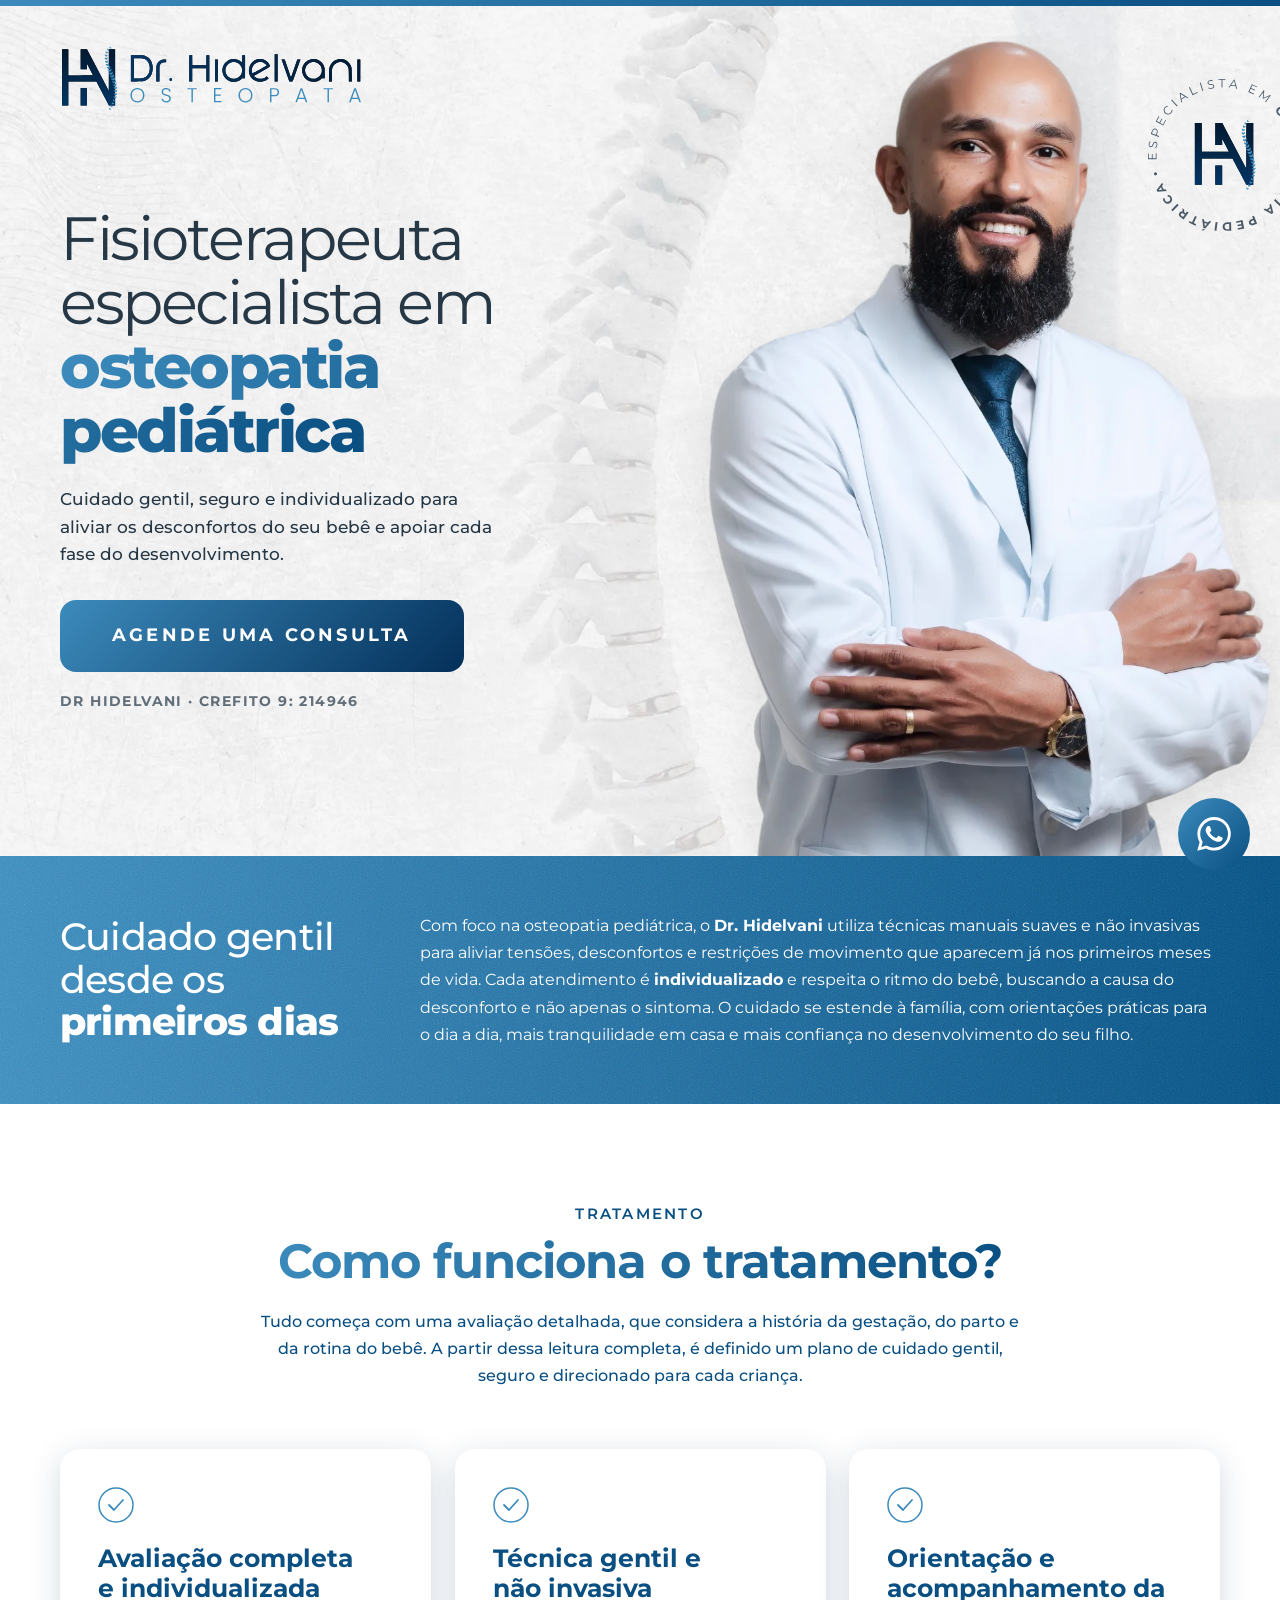
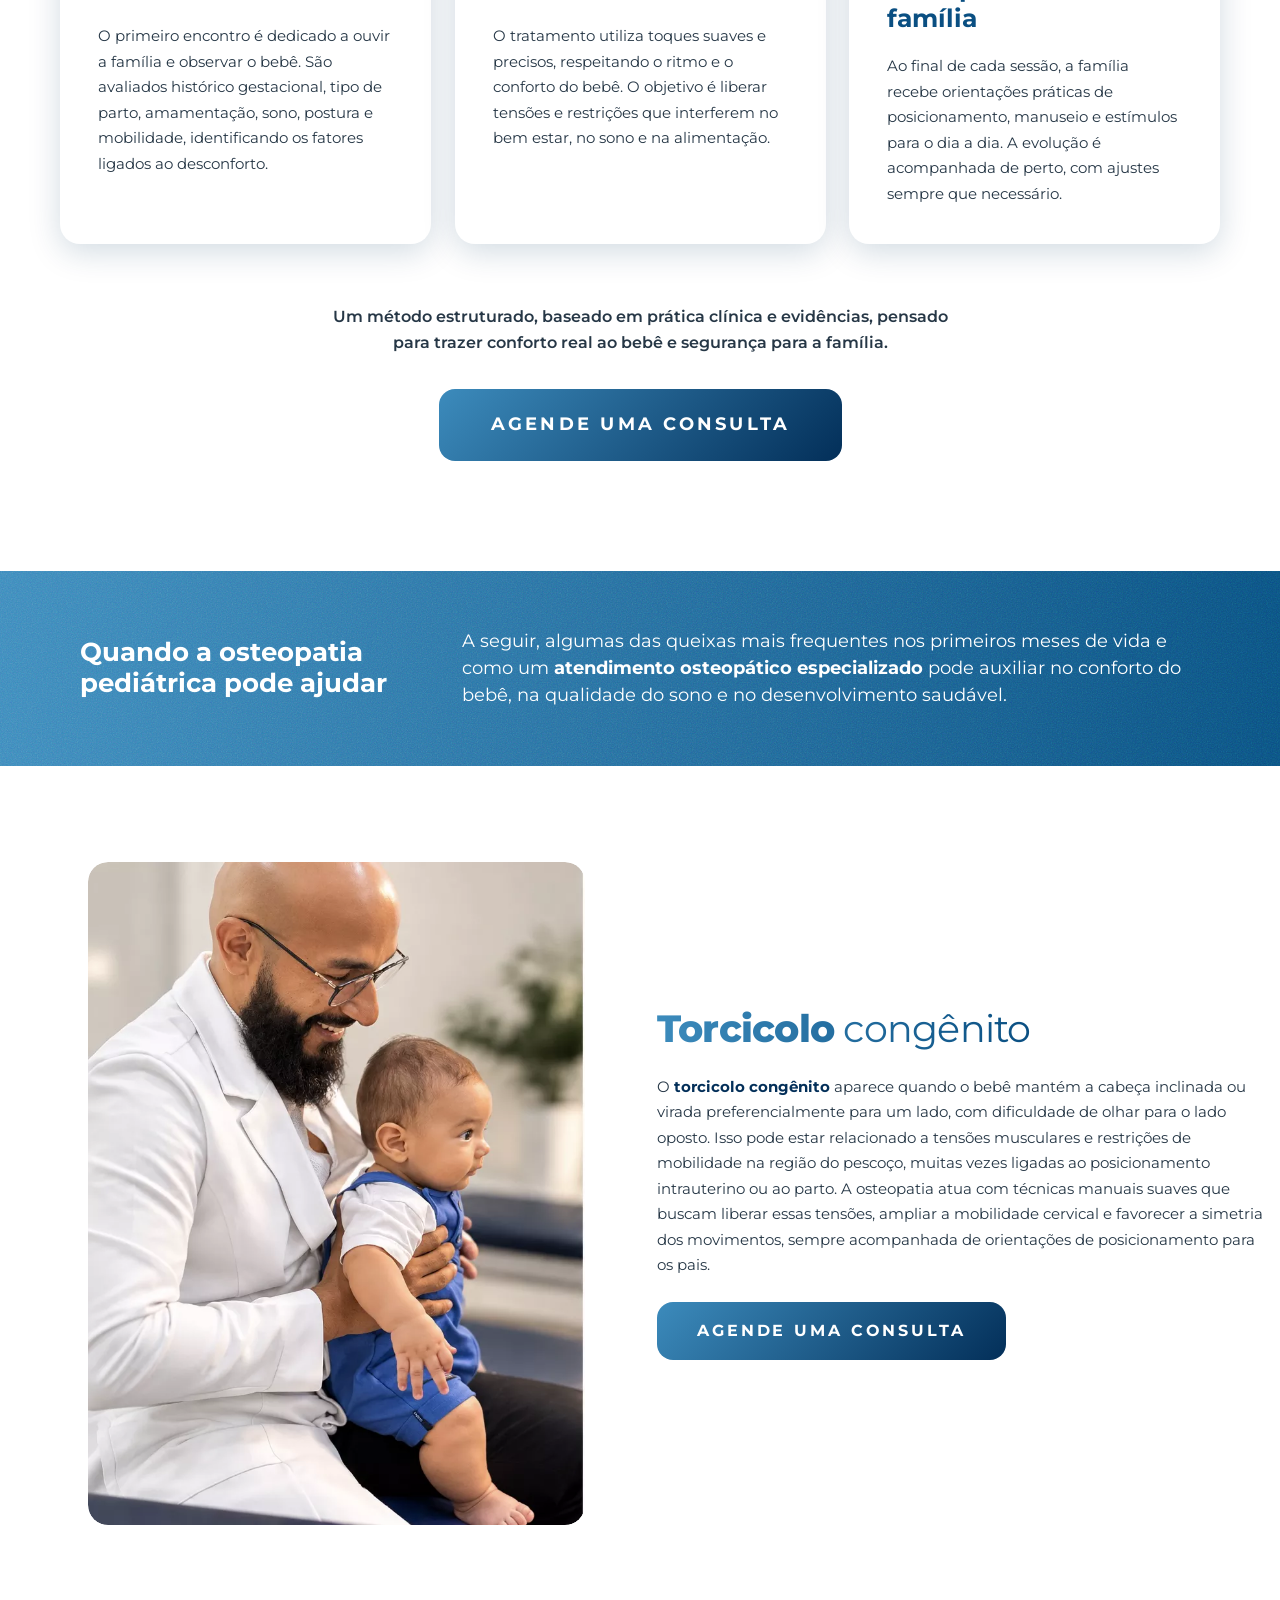
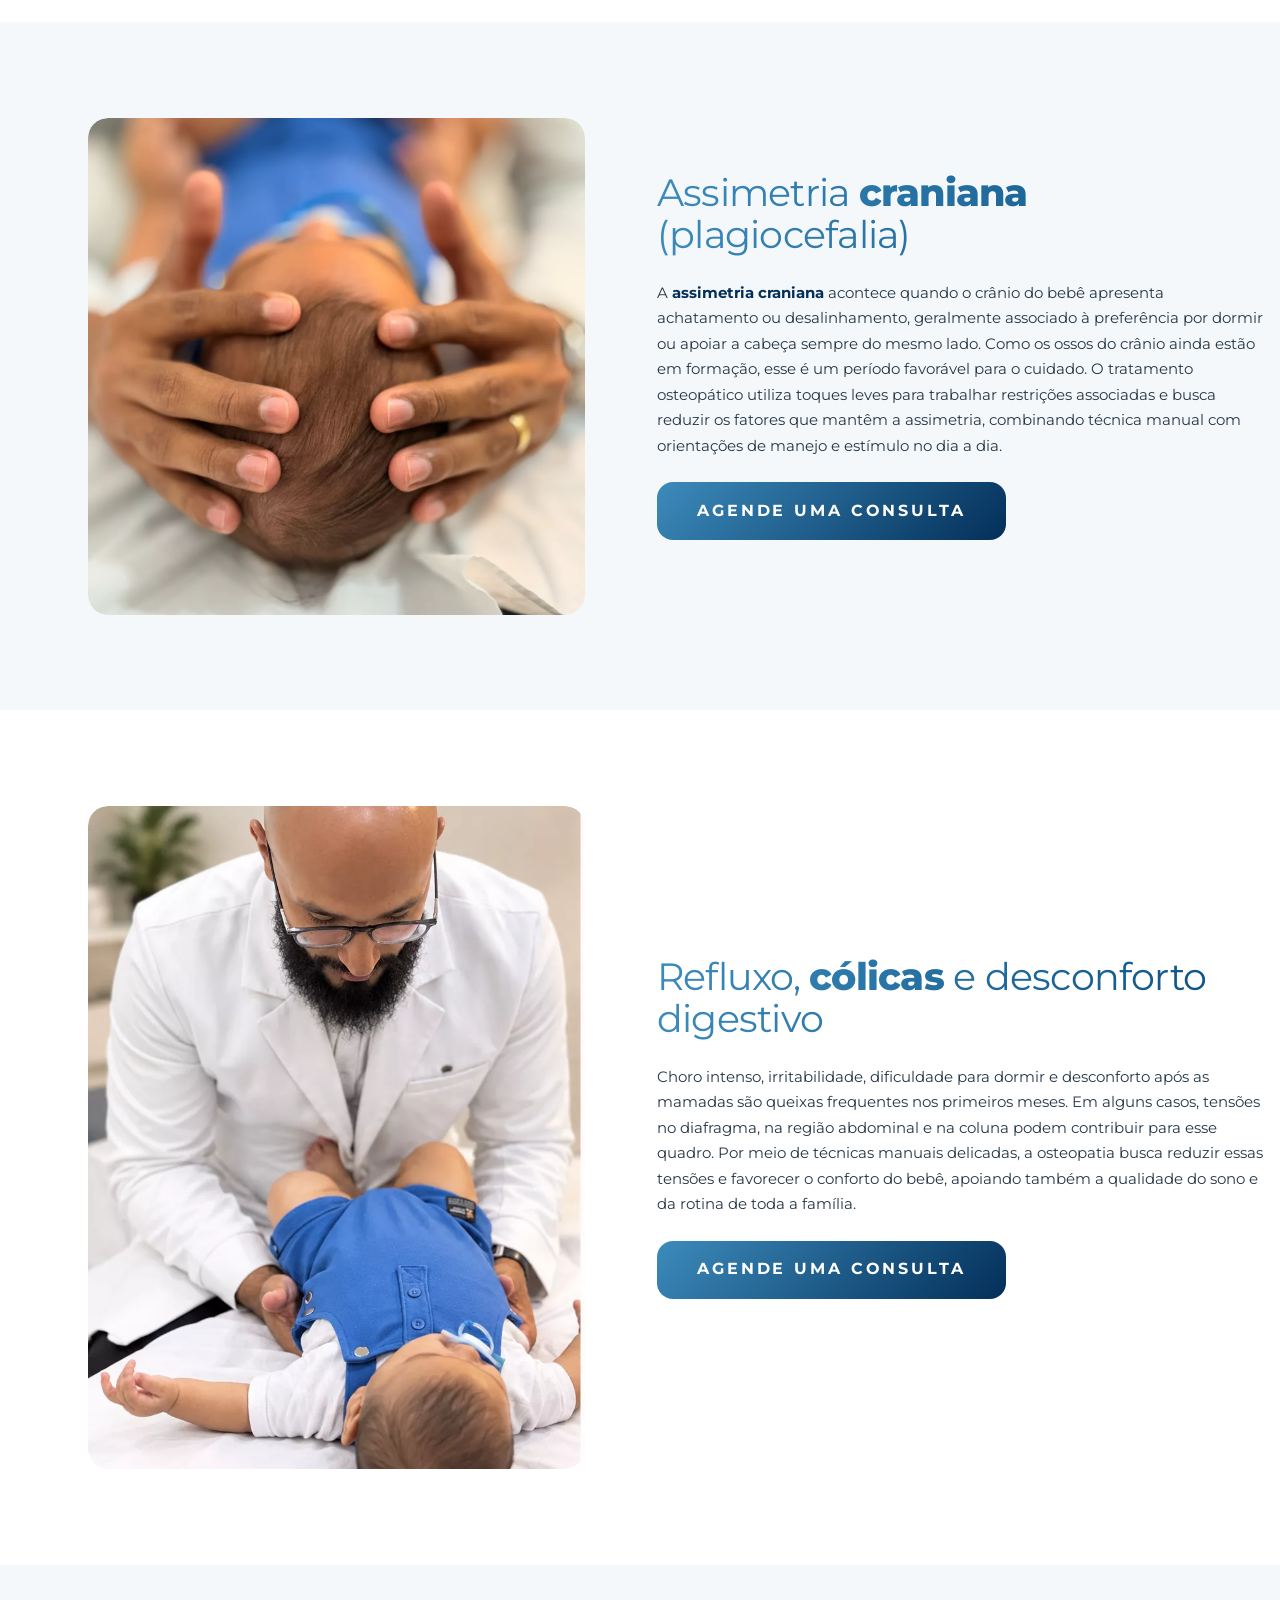
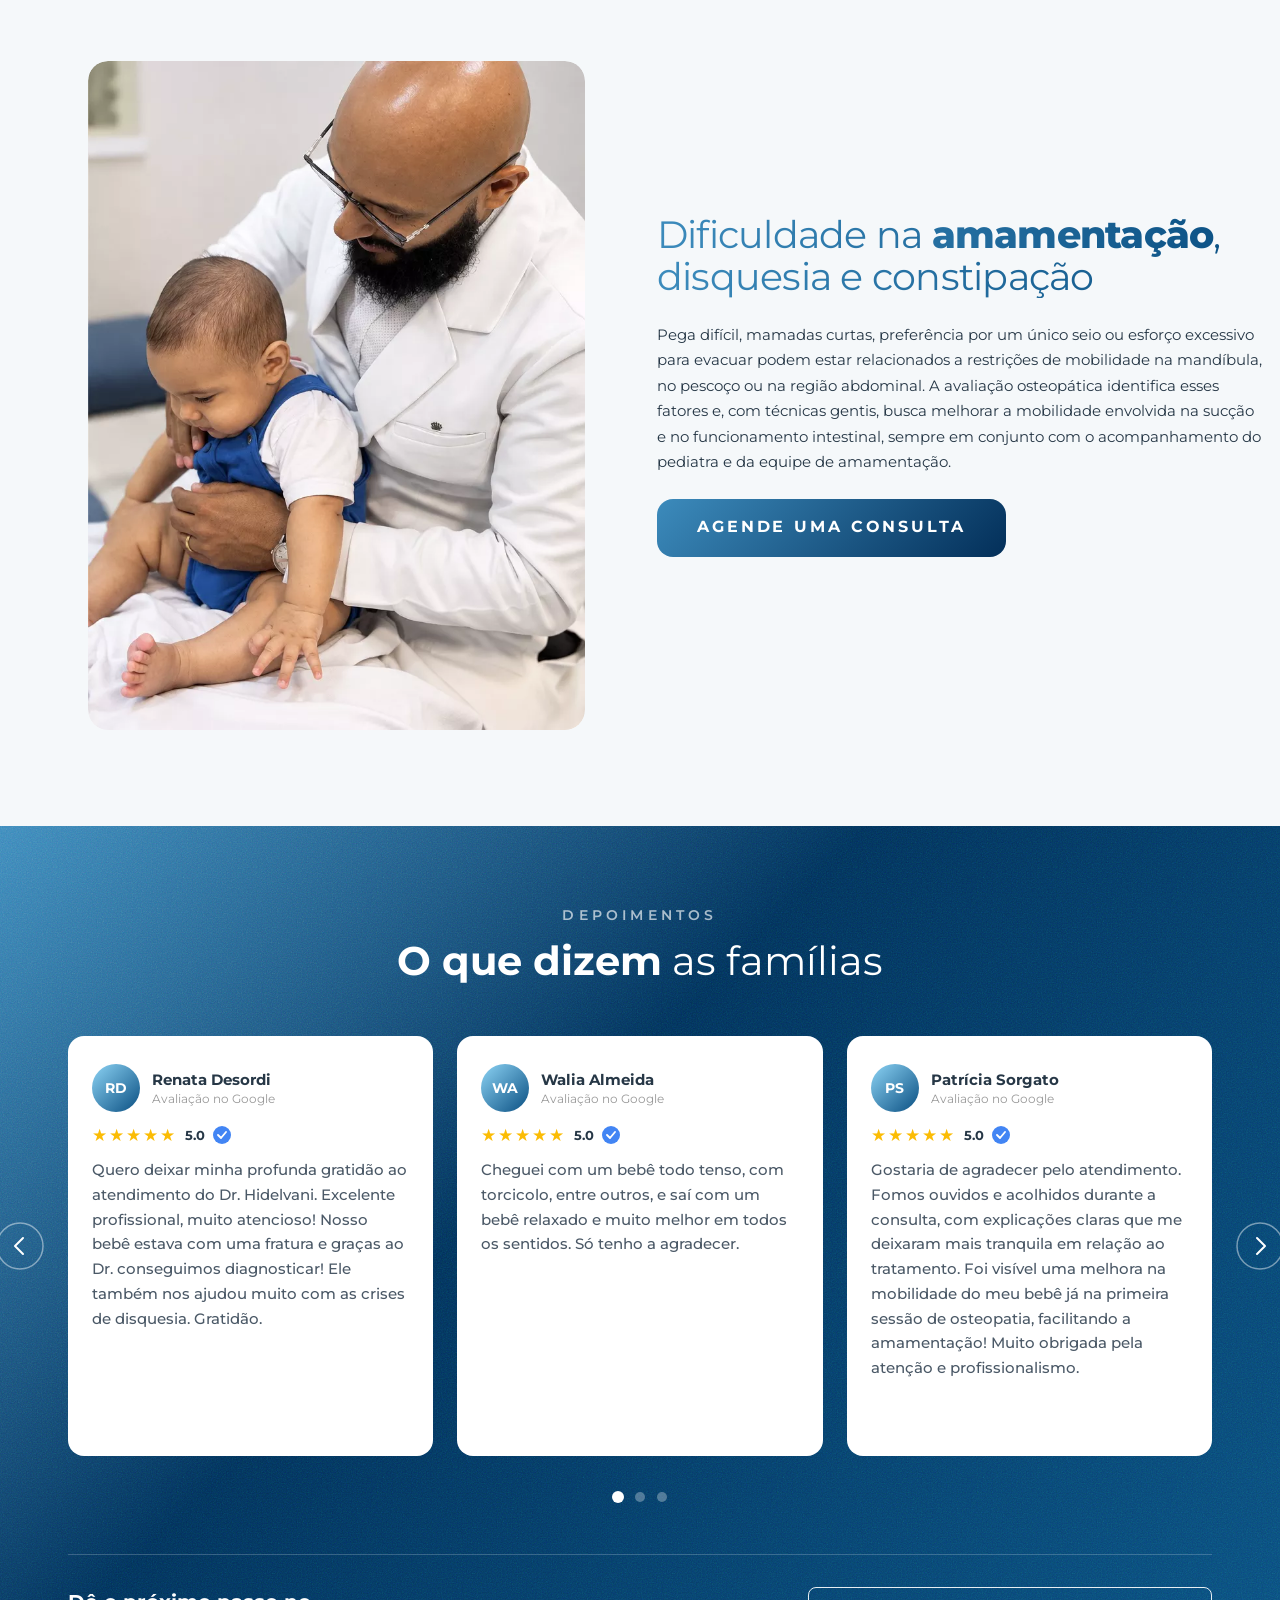
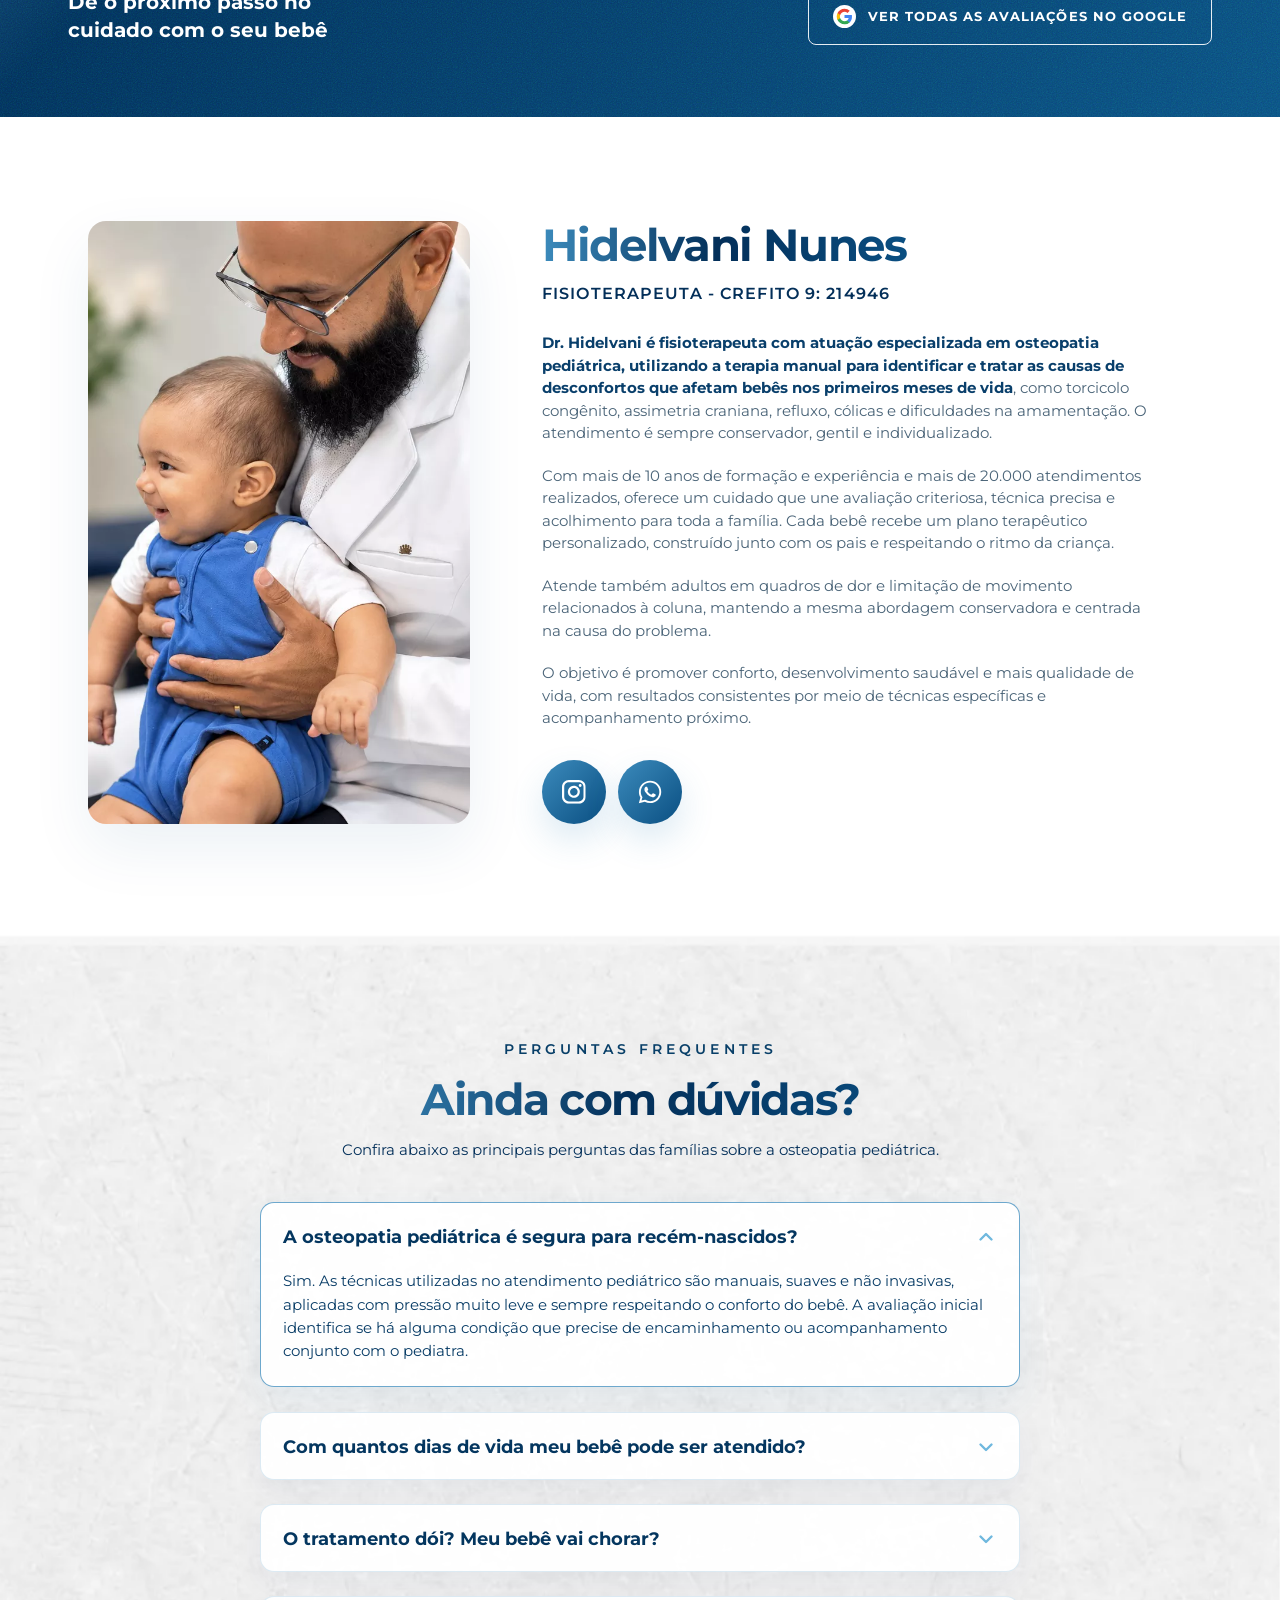
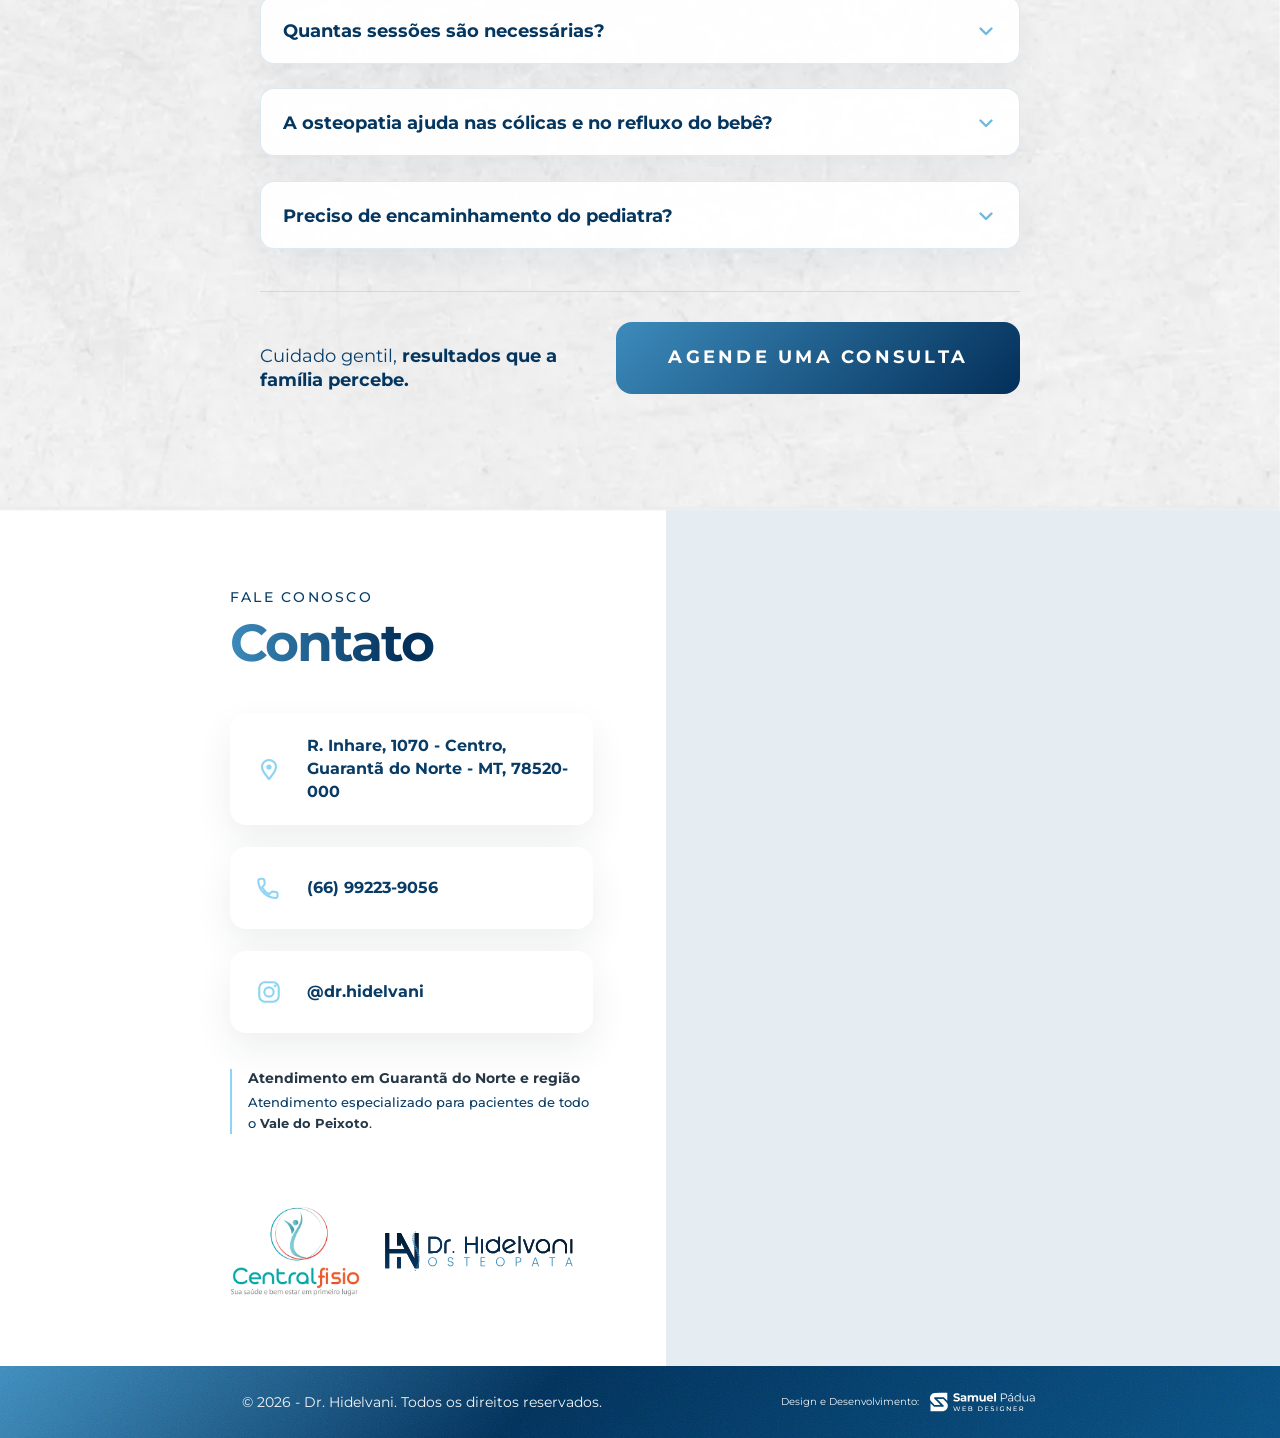
<file: osteopatia/index.html>
<!DOCTYPE html>
<html lang="pt-BR">
<head>
  <meta charset="UTF-8">
  <meta name="viewport" content="width=device-width, initial-scale=1.0">
  <!-- Google tag (gtag.js) -->
  <script async src="https://www.googletagmanager.com/gtag/js?id=G-855G8X3JG8"></script>
  <script>
    window.dataLayer = window.dataLayer || [];
    function gtag(){dataLayer.push(arguments);}
    gtag('js', new Date());

    gtag('config', 'G-855G8X3JG8');
  </script>
  <meta name="facebook-domain-verification" content="lzsxz27c50yrfxw8memqivnf4g7dsl" />
  <title>Fisioterapeuta Especialista em Osteopatia Pediátrica em Guarantã do Norte - MT</title>
  <meta name="description" content="Fisioterapeuta especialista em osteopatia pediátrica em Guarantã do Norte - MT. Cuidado gentil, seguro e individualizado para aliviar os desconfortos do seu bebê e apoiar cada fase do desenvolvimento.">
  <link rel="canonical" href="https://www.drhidelvani.com.br/osteopatia/">
  <meta name="robots" content="index,follow">
  <meta property="og:locale" content="pt_BR">
  <meta property="og:type" content="website">
  <meta property="og:url" content="https://www.drhidelvani.com.br/osteopatia/">
  <meta property="og:site_name" content="Dr. Hidelvani">
  <meta property="og:title" content="Dr. Hidelvani Nunes - Fisioterapeuta Especialista em Osteopatia Pediátrica">
  <meta property="og:description" content="Fisioterapeuta especialista em osteopatia pediátrica em Guarantã do Norte - MT. Cuidado gentil, seguro e individualizado para o desenvolvimento do seu bebê.">
  <meta name="twitter:card" content="summary_large_image">
  <meta name="twitter:title" content="Fisioterapeuta Especialista em Osteopatia Pediátrica em Guarantã do Norte - MT">
  <meta name="twitter:description" content="Fisioterapeuta especialista em osteopatia pediátrica em Guarantã do Norte - MT. Cuidado gentil, seguro e individualizado para o desenvolvimento do seu bebê.">
  <script type="application/ld+json">
    {
      "@context": "https://schema.org",
      "@graph": [
        {
          "@type": "MedicalBusiness",
          "@id": "#business",
          "name": "Dr. Hidelvani Nunes — Osteopatia Pediátrica",
          "url": "https://www.drhidelvani.com.br/osteopatia/",
          "telephone": "+55-66-99223-9056",
          "priceRange": "$$",
          "address": {
            "@type": "PostalAddress",
            "streetAddress": "R. Inhare, 1070 - Centro",
            "addressLocality": "Guarantã do Norte",
            "addressRegion": "MT",
            "postalCode": "78520-000",
            "addressCountry": "BR"
          },
          "sameAs": [
            "https://www.instagram.com/dr.hidelvani/"
          ]
        },
        {
          "@type": "Physician",
          "@id": "#physician",
          "name": "Dr. Hidelvani Nunes",
          "medicalSpecialty": "Physiotherapy",
          "description": "Fisioterapeuta com atuação especializada em osteopatia pediátrica em Guarantã do Norte - MT, tratando torcicolo congênito, assimetria craniana, refluxo, cólicas e dificuldades na amamentação.",
          "identifier": {
            "@type": "PropertyValue",
            "propertyID": "CREFITO 9",
            "value": "214946"
          },
          "worksFor": {
            "@id": "#business"
          }
        },
        {
          "@type": "FAQPage",
          "@id": "#faq",
          "mainEntity": [
            {
              "@type": "Question",
              "name": "A osteopatia pediátrica é segura para recém-nascidos?",
              "acceptedAnswer": {
                "@type": "Answer",
                "text": "Sim. As técnicas utilizadas no atendimento pediátrico são manuais, suaves e não invasivas, aplicadas com pressão muito leve e sempre respeitando o conforto do bebê. A avaliação inicial identifica se há alguma condição que precise de encaminhamento ou acompanhamento conjunto com o pediatra."
              }
            },
            {
              "@type": "Question",
              "name": "Com quantos dias de vida meu bebê pode ser atendido?",
              "acceptedAnswer": {
                "@type": "Answer",
                "text": "O atendimento osteopático pode começar já nas primeiras semanas de vida, sempre com uma avaliação cuidadosa que considera a idade, o parto e o histórico do bebê antes de definir a técnica mais adequada."
              }
            },
            {
              "@type": "Question",
              "name": "O tratamento dói? Meu bebê vai chorar?",
              "acceptedAnswer": {
                "@type": "Answer",
                "text": "As técnicas são suaves e indolores. Alguns bebês podem chorar por estranhar o manuseio ou a posição, não pela pressão aplicada, que é sempre muito leve e respeita o conforto da criança."
              }
            }
          ]
        }
      ]
    }
  </script>
  <link rel="icon" type="image/svg+xml" href="../stamp-iso.svg">
  <link rel="preconnect" href="https://fonts.googleapis.com">
  <link rel="preconnect" href="https://fonts.gstatic.com" crossorigin>
  <link rel="preload" href="https://fonts.googleapis.com/css2?family=Montserrat:wght@400;500;600;700;800&display=swap" as="style" onload="this.onload=null;this.rel='stylesheet'">
  <noscript><link rel="stylesheet" href="https://fonts.googleapis.com/css2?family=Montserrat:wght@400;500;600;700;800&display=swap"></noscript>
  <link rel="stylesheet" href="../style.css">
</head>
<body>

  <!-- Borda superior gradiente -->
  <div class="top-bar"></div>

  <!-- ======================== HERO ======================== -->
  <section class="hero">
    <div class="hero-bg"></div>

    <div class="hero-inner">
      <!-- Logo -->
      <header class="hero-header">
        <img src="../logo.svg" class="logo" alt="Dr. Hidelvani Nunes Fisioterapeuta">
      </header>

      <!-- Conteúdo principal -->
      <div class="hero-content">

        <!-- Coluna esquerda: texto + CTA -->
        <div class="hero-left">
          <h1>
            <span class="hero-headline-soft">Fisioterapeuta especialista em</span><br>
            <span class="gradient-text">osteopatia pediátrica</span>
          </h1>

          <p class="subtext">
            Cuidado gentil, seguro e individualizado para aliviar os desconfortos do seu bebê e apoiar cada fase do desenvolvimento.
          </p>

          <a href="https://wa.me/5566992239056" class="btn-cta" target="_blank" rel="noopener">
            Agende uma Consulta
          </a>

          <p class="crefito">DR HIDELVANI &middot; CREFITO 9: 214946</p>
        </div>

        <!-- Coluna direita: foto -->
        <div class="hero-right">
          <div class="stamp-wrapper">
            <img src="../stamp-txt-page2.svg" class="stamp-txt" alt="">
            <img src="../stamp-iso.svg" class="stamp-iso" alt="">
          </div>
          <picture>
            <source srcset="../dr-hidelvani.webp" type="image/webp">
            <img src="../dr-hidelvani.png" class="doctor-img" alt="Dr. Hidelvani Nunes" loading="eager">
          </picture>
        </div>

      </div>
    </div>
  </section>
  <!-- ======================== /HERO ======================== -->

  <!-- ======================== INTRO BLOCK ======================== -->
  <section class="intro-block">
    <div class="intro-inner">

      <div class="intro-left">
        <h2>Cuidado gentil<br>desde os <strong>primeiros dias</strong></h2>
      </div>

      <div class="intro-right">
        <p>
          Com foco na osteopatia pediátrica, o <strong>Dr. Hidelvani</strong> utiliza técnicas manuais suaves e não invasivas para aliviar tensões, desconfortos e restrições de movimento que aparecem já nos primeiros meses de vida. Cada atendimento é <strong>individualizado</strong> e respeita o ritmo do bebê, buscando a causa do desconforto e não apenas o sintoma. O cuidado se estende à família, com orientações práticas para o dia a dia, mais tranquilidade em casa e mais confiança no desenvolvimento do seu filho.
        </p>
      </div>

    </div>
  </section>
  <!-- ======================== /INTRO BLOCK ======================== -->

  <!-- ======================== TREATMENT BLOCK ======================== -->
  <section class="treatment-block">
    <div class="treatment-inner">

      <div class="treatment-header">
        <span class="tagline">Tratamento</span>
        <h2 class="treatment-title">Como funciona o tratamento?</h2>
        <p class="treatment-desc">Tudo começa com uma avaliação detalhada, que considera a história da gestação, do parto e da rotina do bebê. A partir dessa leitura completa, é definido um plano de cuidado gentil, seguro e direcionado para cada criança.</p>
      </div>

      <div class="cards-grid">

        <div class="card">
          <div class="card-icon">
            <svg width="36" height="36" viewBox="0 0 36 36" fill="none" xmlns="http://www.w3.org/2000/svg">
              <circle cx="18" cy="18" r="17" stroke="#3C8BBC" stroke-width="1.5"/>
              <path d="M11 18l5 5 9-10" stroke="#3C8BBC" stroke-width="1.8" stroke-linecap="round" stroke-linejoin="round"/>
            </svg>
          </div>
          <h3>Avaliação completa<br>e individualizada</h3>
          <p>O primeiro encontro é dedicado a ouvir a família e observar o bebê. São avaliados histórico gestacional, tipo de parto, amamentação, sono, postura e mobilidade, identificando os fatores ligados ao desconforto.</p>
        </div>

        <div class="card">
          <div class="card-icon">
            <svg width="36" height="36" viewBox="0 0 36 36" fill="none" xmlns="http://www.w3.org/2000/svg">
              <circle cx="18" cy="18" r="17" stroke="#3C8BBC" stroke-width="1.5"/>
              <path d="M11 18l5 5 9-10" stroke="#3C8BBC" stroke-width="1.8" stroke-linecap="round" stroke-linejoin="round"/>
            </svg>
          </div>
          <h3>Técnica gentil e<br>não invasiva</h3>
          <p>O tratamento utiliza toques suaves e precisos, respeitando o ritmo e o conforto do bebê. O objetivo é liberar tensões e restrições que interferem no bem estar, no sono e na alimentação.</p>
        </div>

        <div class="card">
          <div class="card-icon">
            <svg width="36" height="36" viewBox="0 0 36 36" fill="none" xmlns="http://www.w3.org/2000/svg">
              <circle cx="18" cy="18" r="17" stroke="#3C8BBC" stroke-width="1.5"/>
              <path d="M11 18l5 5 9-10" stroke="#3C8BBC" stroke-width="1.8" stroke-linecap="round" stroke-linejoin="round"/>
            </svg>
          </div>
          <h3>Orientação e<br>acompanhamento da família</h3>
          <p>Ao final de cada sessão, a família recebe orientações práticas de posicionamento, manuseio e estímulos para o dia a dia. A evolução é acompanhada de perto, com ajustes sempre que necessário.</p>
        </div>

      </div>

      <div class="treatment-footer">
        <p>Um método estruturado, baseado em prática clínica e evidências, pensado<br>para trazer conforto real ao bebê e segurança para a família.</p>
        <a href="https://wa.me/5566992239056" class="btn-cta btn-cta--center" target="_blank" rel="noopener">
          Agende uma Consulta
        </a>
      </div>

    </div>
  </section>
  <!-- ======================== /TREATMENT BLOCK ======================== -->

  <!-- ======================== PROBLEMS BLOCK ======================== -->
  <section class="problems-block">
    <div class="problems-grain"></div>

    <div class="problems-inner problems-inner--no-image">
      <h2 class="problems-headline">Quando a osteopatia<br>pediátrica pode ajudar</h2>

      <p class="problems-body">A seguir, algumas das queixas mais frequentes nos primeiros meses de vida e como um <strong>atendimento osteopático especializado</strong> pode auxiliar no conforto do bebê, na qualidade do sono e no desenvolvimento saudável.</p>
    </div>
  </section>
  <!-- ======================== /PROBLEMS BLOCK ======================== -->

  <!-- ======================== TORCICOLO CONGÊNITO ======================== -->
  <section class="condition-block">
    <div class="condition-inner">

      <div class="condition-media">
        <picture>
          <source srcset="../osteo-torcicolo.webp" type="image/webp">
          <img src="../osteo-torcicolo.jpg" class="condition-img" width="766" height="1023" alt="Dr. Hidelvani segurando um bebê sentado e observando a postura da cabeça e do pescoço" loading="lazy">
        </picture>
      </div>

      <div class="condition-text">
        <h2 class="condition-title"><strong>Torcicolo</strong> congênito</h2>
        <p class="condition-body">O <strong>torcicolo congênito</strong> aparece quando o bebê mantém a cabeça inclinada ou virada preferencialmente para um lado, com dificuldade de olhar para o lado oposto. Isso pode estar relacionado a tensões musculares e restrições de mobilidade na região do pescoço, muitas vezes ligadas ao posicionamento intrauterino ou ao parto. A osteopatia atua com técnicas manuais suaves que buscam liberar essas tensões, ampliar a mobilidade cervical e favorecer a simetria dos movimentos, sempre acompanhada de orientações de posicionamento para os pais.</p>
        <a href="https://wa.me/5566992239056" class="btn-cta btn-cta--center" target="_blank" rel="noopener">
          Agende uma Consulta
        </a>
      </div>

    </div>
  </section>
  <!-- ======================== /TORCICOLO CONGÊNITO ======================== -->

  <!-- ======================== ASSIMETRIA CRANIANA ======================== -->
  <section class="condition-block condition-block--gray">
    <div class="condition-inner">

      <div class="condition-media">
        <picture>
          <source srcset="../osteo-craniana.webp" type="image/webp">
          <img src="../osteo-craniana.jpg" class="condition-img" width="1200" height="1200" alt="Mãos do Dr. Hidelvani aplicando técnica craniana suave na cabeça de um bebê" loading="lazy">
        </picture>
      </div>

      <div class="condition-text">
        <h2 class="condition-title">Assimetria <strong>craniana</strong> (plagiocefalia)</h2>
        <p class="condition-body">A <strong>assimetria craniana</strong> acontece quando o crânio do bebê apresenta achatamento ou desalinhamento, geralmente associado à preferência por dormir ou apoiar a cabeça sempre do mesmo lado. Como os ossos do crânio ainda estão em formação, esse é um período favorável para o cuidado. O tratamento osteopático utiliza toques leves para trabalhar restrições associadas e busca reduzir os fatores que mantêm a assimetria, combinando técnica manual com orientações de manejo e estímulo no dia a dia.</p>
        <a href="https://wa.me/5566992239056" class="btn-cta" target="_blank" rel="noopener">
          Agende uma Consulta
        </a>
      </div>

    </div>
  </section>
  <!-- ======================== /ASSIMETRIA CRANIANA ======================== -->

  <!-- ======================== REFLUXO, CÓLICAS ======================== -->
  <section class="condition-block">
    <div class="condition-inner">

      <div class="condition-media">
        <picture>
          <source srcset="../osteo-colica.webp" type="image/webp">
          <img src="../osteo-colica.jpg" class="condition-img" width="767" height="1023" alt="Dr. Hidelvani realizando técnica suave na região abdominal e do quadril de um bebê deitado" loading="lazy">
        </picture>
      </div>

      <div class="condition-text">
        <h2 class="condition-title">Refluxo, <strong>cólicas</strong> e desconforto digestivo</h2>
        <p class="condition-body">Choro intenso, irritabilidade, dificuldade para dormir e desconforto após as mamadas são queixas frequentes nos primeiros meses. Em alguns casos, tensões no diafragma, na região abdominal e na coluna podem contribuir para esse quadro. Por meio de técnicas manuais delicadas, a osteopatia busca reduzir essas tensões e favorecer o conforto do bebê, apoiando também a qualidade do sono e da rotina de toda a família.</p>
        <a href="https://wa.me/5566992239056" class="btn-cta btn-cta--center" target="_blank" rel="noopener">
          Agende uma Consulta
        </a>
      </div>

    </div>
  </section>
  <!-- ======================== /REFLUXO, CÓLICAS ======================== -->

  <!-- ======================== AMAMENTAÇÃO, DISQUESIA ======================== -->
  <section class="condition-block condition-block--gray">
    <div class="condition-inner">

      <div class="condition-media">
        <picture>
          <source srcset="../osteo-amamentacao.webp" type="image/webp">
          <img src="../osteo-amamentacao.jpg" class="condition-img" width="760" height="1023" alt="Dr. Hidelvani apoiando um bebê sentado durante a avaliação do tronco e do abdômen" loading="lazy">
        </picture>
      </div>

      <div class="condition-text">
        <h2 class="condition-title">Dificuldade na <strong>amamentação</strong>, disquesia e constipação</h2>
        <p class="condition-body">Pega difícil, mamadas curtas, preferência por um único seio ou esforço excessivo para evacuar podem estar relacionados a restrições de mobilidade na mandíbula, no pescoço ou na região abdominal. A avaliação osteopática identifica esses fatores e, com técnicas gentis, busca melhorar a mobilidade envolvida na sucção e no funcionamento intestinal, sempre em conjunto com o acompanhamento do pediatra e da equipe de amamentação.</p>
        <a href="https://wa.me/5566992239056" class="btn-cta" target="_blank" rel="noopener">
          Agende uma Consulta
        </a>
      </div>

    </div>
  </section>
  <!-- ======================== /AMAMENTAÇÃO, DISQUESIA ======================== -->

  <!-- ======================== REVIEWS BLOCK ======================== -->
  <section class="reviews-block">
    <div class="reviews-grain"></div>
    <div class="reviews-inner">

      <div class="reviews-header">
        <span class="reviews-tagline">Depoimentos</span>
        <h2 class="reviews-title"><strong>O que dizem</strong> as famílias</h2>
      </div>

      <div class="reviews-carousel">
        <button class="carousel-btn carousel-btn--prev" aria-label="Anterior">
          <svg width="48" height="48" viewBox="0 0 48 48" fill="none" xmlns="http://www.w3.org/2000/svg">
            <circle cx="24" cy="24" r="23" stroke="rgba(255,255,255,0.45)" stroke-width="1.5"/>
            <path d="M27 16l-8 8 8 8" stroke="white" stroke-width="2" stroke-linecap="round" stroke-linejoin="round"/>
          </svg>
        </button>

        <div class="carousel-viewport">
          <div class="reviews-track">

            <article class="review-card">
              <div class="rc-header">
                <div class="rc-avatar">RD</div>
                <div class="rc-info">
                  <strong class="rc-name">Renata Desordi</strong>
                  <span class="rc-count">Avaliação no Google</span>
                </div>
              </div>
              <div class="rc-stars" aria-label="5 estrelas">
                <span class="rc-stars-icons" aria-hidden="true">★★★★★</span>
                <span class="rc-rating">5.0</span>
                <span class="rc-badge" aria-hidden="true"><svg width="10" height="8" viewBox="0 0 10 8" fill="none"><path d="M1 4l3 3 5-6" stroke="white" stroke-width="1.8" stroke-linecap="round" stroke-linejoin="round"/></svg></span>
              </div>
              <p class="rc-text">Quero deixar minha profunda gratidão ao atendimento do Dr. Hidelvani. Excelente profissional, muito atencioso! Nosso bebê estava com uma fratura e graças ao Dr. conseguimos diagnosticar! Ele também nos ajudou muito com as crises de disquesia. Gratidão.</p>
              <button class="rc-read-more" type="button" data-review-open>Exibir depoimento completo</button>
              <div class="rc-full-text" hidden>
                <p>Quero deixar minha profunda gratidão ao atendimento do Dr. Hidelvani. Excelente profissional, muito atencioso!</p>
                <p>Nosso bebê estava com uma fratura e graças ao Dr. conseguimos diagnosticar! Ele também nos ajudou muito com as crises de disquesia. Gratidão.</p>
              </div>
            </article>

            <article class="review-card">
              <div class="rc-header">
                <div class="rc-avatar">WA</div>
                <div class="rc-info">
                  <strong class="rc-name">Walia Almeida</strong>
                  <span class="rc-count">Avaliação no Google</span>
                </div>
              </div>
              <div class="rc-stars" aria-label="5 estrelas">
                <span class="rc-stars-icons" aria-hidden="true">★★★★★</span>
                <span class="rc-rating">5.0</span>
                <span class="rc-badge" aria-hidden="true"><svg width="10" height="8" viewBox="0 0 10 8" fill="none"><path d="M1 4l3 3 5-6" stroke="white" stroke-width="1.8" stroke-linecap="round" stroke-linejoin="round"/></svg></span>
              </div>
              <p class="rc-text">Cheguei com um bebê todo tenso, com torcicolo, entre outros, e saí com um bebê relaxado e muito melhor em todos os sentidos. Só tenho a agradecer.</p>
              <button class="rc-read-more" type="button" data-review-open>Exibir depoimento completo</button>
              <div class="rc-full-text" hidden>
                <p>Cheguei com um bebê todo tenso, com torcicolo, entre outros, e saí com um bebê relaxado e muito melhor em todos os sentidos. Só tenho a agradecer.</p>
              </div>
            </article>

            <article class="review-card">
              <div class="rc-header">
                <div class="rc-avatar">PS</div>
                <div class="rc-info">
                  <strong class="rc-name">Patrícia Sorgato</strong>
                  <span class="rc-count">Avaliação no Google</span>
                </div>
              </div>
              <div class="rc-stars" aria-label="5 estrelas">
                <span class="rc-stars-icons" aria-hidden="true">★★★★★</span>
                <span class="rc-rating">5.0</span>
                <span class="rc-badge" aria-hidden="true"><svg width="10" height="8" viewBox="0 0 10 8" fill="none"><path d="M1 4l3 3 5-6" stroke="white" stroke-width="1.8" stroke-linecap="round" stroke-linejoin="round"/></svg></span>
              </div>
              <p class="rc-text">Gostaria de agradecer pelo atendimento. Fomos ouvidos e acolhidos durante a consulta, com explicações claras que me deixaram mais tranquila em relação ao tratamento. Foi visível uma melhora na mobilidade do meu bebê já na primeira sessão de osteopatia, facilitando a amamentação! Muito obrigada pela atenção e profissionalismo.</p>
              <button class="rc-read-more" type="button" data-review-open>Exibir depoimento completo</button>
              <div class="rc-full-text" hidden>
                <p>Gostaria de agradecer pelo atendimento. Fomos ouvidos e acolhidos durante a consulta, com explicações claras que me deixaram mais tranquila em relação ao tratamento.</p>
                <p>Foi visível uma melhora na mobilidade do meu bebê já na primeira sessão de osteopatia, facilitando a amamentação! Muito obrigada pela atenção e profissionalismo.</p>
              </div>
            </article>

            <article class="review-card">
              <div class="rc-header">
                <div class="rc-avatar">EM</div>
                <div class="rc-info">
                  <strong class="rc-name">Elizabete Medina</strong>
                  <span class="rc-count">Avaliação no Google</span>
                </div>
              </div>
              <div class="rc-stars" aria-label="5 estrelas">
                <span class="rc-stars-icons" aria-hidden="true">★★★★★</span>
                <span class="rc-rating">5.0</span>
                <span class="rc-badge" aria-hidden="true"><svg width="10" height="8" viewBox="0 0 10 8" fill="none"><path d="M1 4l3 3 5-6" stroke="white" stroke-width="1.8" stroke-linecap="round" stroke-linejoin="round"/></svg></span>
              </div>
              <p class="rc-text">Ótimo atendimento. Na primeira sessão, e com as orientações sobre o que fazer em casa, já melhorou 70% na questão da extensão de pescoço que minha filha fazia durante o sono, e só dormia com a cabeça para um lado. Após a segunda sessão já estamos quase 100%, claro, aliado aos exercícios em casa. Muito obrigado, Dr., por nos auxiliar.</p>
              <button class="rc-read-more" type="button" data-review-open>Exibir depoimento completo</button>
              <div class="rc-full-text" hidden>
                <p>Ótimo atendimento. Na primeira sessão, e com as orientações sobre o que fazer em casa, já melhorou 70% na questão da extensão de pescoço que minha filha fazia durante o sono, e só dormia com a cabeça para um lado.</p>
                <p>Após a segunda sessão já estamos quase 100%, claro, aliado aos exercícios em casa. Muito obrigado, Dr., por nos auxiliar.</p>
              </div>
            </article>

            <article class="review-card">
              <div class="rc-header">
                <div class="rc-avatar">AB</div>
                <div class="rc-info">
                  <strong class="rc-name">Alessandra Barros</strong>
                  <span class="rc-count">Avaliação no Google</span>
                </div>
              </div>
              <div class="rc-stars" aria-label="5 estrelas">
                <span class="rc-stars-icons" aria-hidden="true">★★★★★</span>
                <span class="rc-rating">5.0</span>
                <span class="rc-badge" aria-hidden="true"><svg width="10" height="8" viewBox="0 0 10 8" fill="none"><path d="M1 4l3 3 5-6" stroke="white" stroke-width="1.8" stroke-linecap="round" stroke-linejoin="round"/></svg></span>
              </div>
              <p class="rc-text">Tem sido muito importante acompanharmos o desenvolvimento da Alice com o osteopata. Ajudou com a disquesia e com sua postura, além de esclarecer dúvidas.</p>
              <button class="rc-read-more" type="button" data-review-open>Exibir depoimento completo</button>
              <div class="rc-full-text" hidden>
                <p>Tem sido muito importante acompanharmos o desenvolvimento da Alice com o osteopata. Ajudou com a disquesia e com sua postura, além de esclarecer dúvidas.</p>
              </div>
            </article>

            <article class="review-card">
              <div class="rc-header">
                <div class="rc-avatar">TS</div>
                <div class="rc-info">
                  <strong class="rc-name">Taynara de Lima Silva</strong>
                  <span class="rc-count">Avaliação no Google</span>
                </div>
              </div>
              <div class="rc-stars" aria-label="5 estrelas">
                <span class="rc-stars-icons" aria-hidden="true">★★★★★</span>
                <span class="rc-rating">5.0</span>
                <span class="rc-badge" aria-hidden="true"><svg width="10" height="8" viewBox="0 0 10 8" fill="none"><path d="M1 4l3 3 5-6" stroke="white" stroke-width="1.8" stroke-linecap="round" stroke-linejoin="round"/></svg></span>
              </div>
              <p class="rc-text">Excelente profissional. Acompanhou o desenvolvimento do meu filho João Pedro, pois nasceu com torcicolo congênito e seu desenvolvimento era lento. Mas com a ajuda da fisioterapia com o Dr. Hidelvani isso melhorou 100%. Somos gratos pelo resultado maravilhoso e imediato.</p>
              <button class="rc-read-more" type="button" data-review-open>Exibir depoimento completo</button>
              <div class="rc-full-text" hidden>
                <p>Excelente profissional. Acompanhou o desenvolvimento do meu filho João Pedro, pois nasceu com torcicolo congênito e seu desenvolvimento era lento.</p>
                <p>Mas com a ajuda da fisioterapia com o Dr. Hidelvani isso melhorou 100%. Somos gratos pelo resultado maravilhoso e imediato.</p>
              </div>
            </article>

            <article class="review-card">
              <div class="rc-header">
                <div class="rc-avatar">AS</div>
                <div class="rc-info">
                  <strong class="rc-name">Andreia Gomes dos Santos</strong>
                  <span class="rc-count">Avaliação no Google</span>
                </div>
              </div>
              <div class="rc-stars" aria-label="5 estrelas">
                <span class="rc-stars-icons" aria-hidden="true">★★★★★</span>
                <span class="rc-rating">5.0</span>
                <span class="rc-badge" aria-hidden="true"><svg width="10" height="8" viewBox="0 0 10 8" fill="none"><path d="M1 4l3 3 5-6" stroke="white" stroke-width="1.8" stroke-linecap="round" stroke-linejoin="round"/></svg></span>
              </div>
              <p class="rc-text">Excelente profissional. Meus filhos fizeram tratamento com ele, um deles tinha torcicolo congênito e o Dr. Hidelvani resolveu o problema. Super indico esse grande profissional, só tenho a agradecer.</p>
              <button class="rc-read-more" type="button" data-review-open>Exibir depoimento completo</button>
              <div class="rc-full-text" hidden>
                <p>Excelente profissional. Meus filhos fizeram tratamento com ele, um deles tinha torcicolo congênito e o Dr. Hidelvani resolveu o problema. Super indico esse grande profissional, só tenho a agradecer.</p>
              </div>
            </article>

            <article class="review-card">
              <div class="rc-header">
                <div class="rc-avatar">HC</div>
                <div class="rc-info">
                  <strong class="rc-name">Henrique Soares Chitolina</strong>
                  <span class="rc-count">Avaliação no Google</span>
                </div>
              </div>
              <div class="rc-stars" aria-label="5 estrelas">
                <span class="rc-stars-icons" aria-hidden="true">★★★★★</span>
                <span class="rc-rating">5.0</span>
                <span class="rc-badge" aria-hidden="true"><svg width="10" height="8" viewBox="0 0 10 8" fill="none"><path d="M1 4l3 3 5-6" stroke="white" stroke-width="1.8" stroke-linecap="round" stroke-linejoin="round"/></svg></span>
              </div>
              <p class="rc-text">Estamos muito felizes, notamos uma melhora muito grande com menos de três dias de pós atendimento. Nosso bebê está bem mais tranquilo e teve muita melhora no tummy time!</p>
              <button class="rc-read-more" type="button" data-review-open>Exibir depoimento completo</button>
              <div class="rc-full-text" hidden>
                <p>Estamos muito felizes, notamos uma melhora muito grande com menos de três dias de pós atendimento. Nosso bebê está bem mais tranquilo e teve muita melhora no tummy time!</p>
              </div>
            </article>

          </div>
        </div>

        <button class="carousel-btn carousel-btn--next" aria-label="Próximo">
          <svg width="48" height="48" viewBox="0 0 48 48" fill="none" xmlns="http://www.w3.org/2000/svg">
            <circle cx="24" cy="24" r="23" stroke="rgba(255,255,255,0.45)" stroke-width="1.5"/>
            <path d="M21 16l8 8-8 8" stroke="white" stroke-width="2" stroke-linecap="round" stroke-linejoin="round"/>
          </svg>
        </button>
      </div>

      <div class="reviews-pagination" aria-label="Navegação dos depoimentos"></div>

      <div class="reviews-footer">
        <div class="reviews-divider"></div>
        <div class="reviews-cta-row">
          <p class="reviews-cta-text">Dê o próximo passo no<br>cuidado com o seu bebê</p>
          <a href="https://share.google/VQ7LEHGYPKR3yPQSC" class="btn-google-reviews" target="_blank" rel="noopener">
            <svg class="google-mark" viewBox="0 0 24 24" aria-hidden="true" focusable="false">
              <path fill="#4285F4" d="M22.56 12.25c0-.78-.07-1.53-.2-2.25H12v4.26h5.92c-.26 1.37-1.04 2.53-2.21 3.31v2.77h3.57c2.08-1.92 3.28-4.74 3.28-8.09z"/>
              <path fill="#34A853" d="M12 23c2.97 0 5.46-.98 7.28-2.66l-3.57-2.77c-.98.66-2.23 1.06-3.71 1.06-2.86 0-5.29-1.93-6.16-4.53H2.18v2.84C3.99 20.53 7.7 23 12 23z"/>
              <path fill="#FBBC05" d="M5.84 14.09c-.22-.66-.35-1.36-.35-2.09s.13-1.43.35-2.09V7.07H2.18C1.43 8.55 1 10.22 1 12s.43 3.45 1.18 4.93l2.85-2.22.81-.62z"/>
              <path fill="#EA4335" d="M12 5.38c1.62 0 3.06.56 4.21 1.64l3.15-3.15C17.45 2.09 14.97 1 12 1 7.7 1 3.99 3.47 2.18 7.07l3.66 2.84C6.71 7.31 9.14 5.38 12 5.38z"/>
            </svg>
            Ver todas as avaliações no Google
          </a>
        </div>
      </div>

    </div>
  </section>
  <!-- ======================== /REVIEWS BLOCK ======================== -->

  <div class="review-modal" id="review-modal" hidden role="dialog" aria-modal="true" aria-labelledby="review-modal-title">
    <div class="review-modal__backdrop" data-review-close></div>
    <article class="review-modal__panel" tabindex="-1">
      <button class="review-modal__close" type="button" data-review-close aria-label="Fechar depoimento completo">&times;</button>
      <div class="review-modal__header">
        <div class="review-modal__avatar"></div>
        <div>
          <h3 class="review-modal__title" id="review-modal-title"></h3>
          <p class="review-modal__meta">Avaliação no Google</p>
        </div>
      </div>
      <div class="review-modal__stars" aria-label="5 estrelas">
        <span aria-hidden="true">★★★★★</span>
        <strong>5.0</strong>
      </div>
      <div class="review-modal__body"></div>
    </article>
  </div>

  <!-- ======================== PROFILE BLOCK ======================== -->
  <section class="profile-block">
    <div class="profile-inner">
      <div class="profile-media profile-media--fill">
        <picture>
          <source srcset="../osteo-perfil.webp" type="image/webp">
          <img src="../osteo-perfil.jpg" alt="Dr. Hidelvani Nunes com um bebê sorrindo no colo" class="profile-image">
        </picture>
      </div>

      <div class="profile-content">
        <h2 class="profile-title">Hidelvani Nunes</h2>
        <p class="profile-meta">FISIOTERAPEUTA - CREFITO 9: 214946</p>

        <div class="profile-body">
          <p><strong>Dr. Hidelvani é fisioterapeuta com atuação especializada em osteopatia pediátrica, utilizando a terapia manual para identificar e tratar as causas de desconfortos que afetam bebês nos primeiros meses de vida</strong>, como torcicolo congênito, assimetria craniana, refluxo, cólicas e dificuldades na amamentação. O atendimento é sempre conservador, gentil e individualizado.</p>

          <p>Com mais de 10 anos de formação e experiência e mais de 20.000 atendimentos realizados, oferece um cuidado que une avaliação criteriosa, técnica precisa e acolhimento para toda a família. Cada bebê recebe um plano terapêutico personalizado, construído junto com os pais e respeitando o ritmo da criança.</p>

          <p>Atende também adultos em quadros de dor e limitação de movimento relacionados à coluna, mantendo a mesma abordagem conservadora e centrada na causa do problema.</p>

          <p>O objetivo é promover conforto, desenvolvimento saudável e mais qualidade de vida, com resultados consistentes por meio de técnicas específicas e acompanhamento próximo.</p>
        </div>

        <div class="profile-socials" aria-label="Redes sociais de Hidelvani Nunes">
          <a href="https://www.instagram.com/dr.hidelvani/" class="profile-social-btn" target="_blank" rel="noopener" aria-label="Instagram de Hidelvani Nunes">
            <img src="../ig-icon.svg" alt="" class="profile-social-icon" aria-hidden="true">
          </a>

          <a href="https://wa.me/5566992239056" class="profile-social-btn" target="_blank" rel="noopener" aria-label="WhatsApp de Hidelvani Nunes">
            <img src="../wpp-icon.svg" alt="" class="profile-social-icon" aria-hidden="true">
          </a>
        </div>
      </div>
    </div>
  </section>
  <!-- ======================== /PROFILE BLOCK ======================== -->

  <!-- ======================== FAQ BLOCK ======================== -->
  <section class="faq-block">
    <div class="faq-inner">
      <div class="faq-header">
        <span class="faq-tagline">Perguntas Frequentes</span>
        <h2 class="faq-title">Ainda com dúvidas?</h2>
        <!-- NOTA: o PDF de origem (osteopatia.pdf) traz este subtítulo idêntico ao da página de Coluna ("...dores na coluna"), o que não se aplica ao contexto de bebês — texto adaptado para a osteopatia pediátrica. Confirmar com o cliente. -->
        <p class="faq-subtitle">Confira abaixo as principais perguntas das famílias sobre a osteopatia pediátrica.</p>
      </div>

      <div class="faq-list">
        <article class="faq-item is-open">
          <button class="faq-question" type="button" aria-expanded="true">
            <span>A osteopatia pediátrica é segura para recém-nascidos?</span>
            <span class="faq-icon" aria-hidden="true">
              <svg width="22" height="22" viewBox="0 0 22 22" fill="none" xmlns="http://www.w3.org/2000/svg">
                <path d="M5.5 8.5L11 14L16.5 8.5" stroke="currentColor" stroke-width="2.4" stroke-linecap="round" stroke-linejoin="round"/>
              </svg>
            </span>
          </button>
          <div class="faq-answer">
            <p>Sim. As técnicas utilizadas no atendimento pediátrico são manuais, suaves e não invasivas, aplicadas com pressão muito leve e sempre respeitando o conforto do bebê. A avaliação inicial identifica se há alguma condição que precise de encaminhamento ou acompanhamento conjunto com o pediatra.</p>
          </div>
        </article>

        <!-- TODO: validar resposta com o profissional antes de publicar -->
        <article class="faq-item">
          <button class="faq-question" type="button" aria-expanded="false">
            <span>Com quantos dias de vida meu bebê pode ser atendido?</span>
            <span class="faq-icon" aria-hidden="true">
              <svg width="22" height="22" viewBox="0 0 22 22" fill="none" xmlns="http://www.w3.org/2000/svg">
                <path d="M5.5 8.5L11 14L16.5 8.5" stroke="currentColor" stroke-width="2.4" stroke-linecap="round" stroke-linejoin="round"/>
              </svg>
            </span>
          </button>
          <div class="faq-answer">
            <p>O atendimento osteopático pode começar já nas primeiras semanas de vida, sempre com uma avaliação cuidadosa que considera a idade, o parto e o histórico do bebê antes de definir a técnica mais adequada.</p>
          </div>
        </article>

        <!-- TODO: validar resposta com o profissional antes de publicar -->
        <article class="faq-item">
          <button class="faq-question" type="button" aria-expanded="false">
            <span>O tratamento dói? Meu bebê vai chorar?</span>
            <span class="faq-icon" aria-hidden="true">
              <svg width="22" height="22" viewBox="0 0 22 22" fill="none" xmlns="http://www.w3.org/2000/svg">
                <path d="M5.5 8.5L11 14L16.5 8.5" stroke="currentColor" stroke-width="2.4" stroke-linecap="round" stroke-linejoin="round"/>
              </svg>
            </span>
          </button>
          <div class="faq-answer">
            <p>As técnicas são suaves e indolores. Alguns bebês podem chorar por estranhar o manuseio ou a posição, não pela pressão aplicada, que é sempre muito leve e respeita o conforto da criança.</p>
          </div>
        </article>

        <!-- TODO: validar resposta com o profissional antes de publicar -->
        <article class="faq-item">
          <button class="faq-question" type="button" aria-expanded="false">
            <span>Quantas sessões são necessárias?</span>
            <span class="faq-icon" aria-hidden="true">
              <svg width="22" height="22" viewBox="0 0 22 22" fill="none" xmlns="http://www.w3.org/2000/svg">
                <path d="M5.5 8.5L11 14L16.5 8.5" stroke="currentColor" stroke-width="2.4" stroke-linecap="round" stroke-linejoin="round"/>
              </svg>
            </span>
          </button>
          <div class="faq-answer">
            <p>O número de sessões varia de acordo com a queixa, a idade do bebê e a resposta individual ao tratamento. Muitas famílias já percebem melhora nos primeiros atendimentos, mas o plano completo é definido após a avaliação inicial.</p>
          </div>
        </article>

        <!-- TODO: validar resposta com o profissional antes de publicar -->
        <article class="faq-item">
          <button class="faq-question" type="button" aria-expanded="false">
            <span>A osteopatia ajuda nas cólicas e no refluxo do bebê?</span>
            <span class="faq-icon" aria-hidden="true">
              <svg width="22" height="22" viewBox="0 0 22 22" fill="none" xmlns="http://www.w3.org/2000/svg">
                <path d="M5.5 8.5L11 14L16.5 8.5" stroke="currentColor" stroke-width="2.4" stroke-linecap="round" stroke-linejoin="round"/>
              </svg>
            </span>
          </button>
          <div class="faq-answer">
            <p>Sim. Em muitos casos, tensões no diafragma e na região abdominal contribuem para cólicas e refluxo. Técnicas manuais delicadas ajudam a reduzir essas tensões e favorecer o conforto digestivo do bebê, sempre em conjunto com o acompanhamento pediátrico.</p>
          </div>
        </article>

        <!-- TODO: validar resposta com o profissional antes de publicar -->
        <article class="faq-item">
          <button class="faq-question" type="button" aria-expanded="false">
            <span>Preciso de encaminhamento do pediatra?</span>
            <span class="faq-icon" aria-hidden="true">
              <svg width="22" height="22" viewBox="0 0 22 22" fill="none" xmlns="http://www.w3.org/2000/svg">
                <path d="M5.5 8.5L11 14L16.5 8.5" stroke="currentColor" stroke-width="2.4" stroke-linecap="round" stroke-linejoin="round"/>
              </svg>
            </span>
          </button>
          <div class="faq-answer">
            <p>Não é obrigatório, mas o acompanhamento é sempre feito em conjunto com o pediatra da criança, garantindo que o cuidado osteopático complemente o acompanhamento médico de forma segura.</p>
          </div>
        </article>
      </div>

      <div class="faq-footer">
        <div class="faq-divider"></div>
        <div class="faq-cta-row">
          <p class="faq-cta-text">Cuidado gentil, <strong>resultados que a família percebe.</strong></p>
          <a href="https://wa.me/5566992239056" class="btn-cta" target="_blank" rel="noopener">
            Agende uma Consulta
          </a>
        </div>
      </div>
    </div>
  </section>
  <!-- ======================== /FAQ BLOCK ======================== -->

  <!-- ======================== CONTACT BLOCK ======================== -->
  <section class="contact-block">
    <div class="contact-inner">
      <div class="contact-panel">
        <div class="contact-header">
          <span class="contact-tagline">Fale Conosco</span>
          <h2 class="contact-title">Contato</h2>
        </div>

        <div class="contact-cards">
          <a href="https://maps.google.com/maps?cid=5437800805001993554" class="contact-card contact-card--featured" target="_blank" rel="noopener" aria-label="Abrir endereço no mapa">
            <span class="contact-card-icon" aria-hidden="true">
              <svg width="28" height="28" viewBox="0 0 28 28" fill="none" xmlns="http://www.w3.org/2000/svg">
                <path d="M14 24C17.5 19.7 21 16.5 21 11.8C21 7.9 17.9 5 14 5C10.1 5 7 7.9 7 11.8C7 16.5 10.5 19.7 14 24Z" stroke="currentColor" stroke-width="2.2" stroke-linejoin="round"/>
                <circle cx="14" cy="12" r="2.6" fill="currentColor"/>
              </svg>
            </span>
            <span class="contact-card-text">R. Inhare, 1070 - Centro, Guarantã do Norte - MT, 78520-000</span>
          </a>

          <a href="https://wa.me/5566992239056" class="contact-card" target="_blank" rel="noopener" aria-label="Falar no telefone ou WhatsApp">
            <span class="contact-card-icon" aria-hidden="true">
              <svg width="28" height="28" viewBox="0 0 28 28" fill="none" xmlns="http://www.w3.org/2000/svg">
                <path d="M20.7149 17.9587L17.9699 17.6454C17.3107 17.57 16.6624 17.7971 16.1849 18.263L14.1966 20.2514C11.1382 18.6952 8.62822 16.1966 7.07201 13.1267L9.07199 11.1267C9.53782 10.6608 9.76491 10.0126 9.68949 9.35339L9.37616 6.6317C9.24782 5.55628 8.34782 4.75 7.26074 4.75H5.38907C4.18574 4.75 3.18574 5.75 3.26074 6.95339C3.83066 16.1267 11.173 23.4574 20.3349 24.0273C21.5382 24.1027 22.5382 23.1027 22.5382 21.8993V20.0277C22.55 18.9523 21.7907 18.0871 20.7149 17.9587Z" stroke="currentColor" stroke-width="2.1" stroke-linejoin="round"/>
              </svg>
            </span>
            <span class="contact-card-text">(66) 99223-9056</span>
          </a>

          <a href="https://www.instagram.com/dr.hidelvani/" class="contact-card" target="_blank" rel="noopener" aria-label="Abrir Instagram">
            <span class="contact-card-icon" aria-hidden="true">
              <svg width="28" height="28" viewBox="0 0 28 28" fill="none" xmlns="http://www.w3.org/2000/svg">
                <rect x="4.25" y="4.25" width="19.5" height="19.5" rx="5.75" stroke="currentColor" stroke-width="2.1"/>
                <circle cx="14" cy="14" r="4.65" stroke="currentColor" stroke-width="2.1"/>
                <circle cx="20.2" cy="7.8" r="1.4" fill="currentColor"/>
              </svg>
            </span>
            <span class="contact-card-text">@dr.hidelvani</span>
          </a>
        </div>

        <div class="contact-coverage">
          <p class="contact-coverage-title">Atendimento em Guarantã do Norte e região</p>
          <p class="contact-coverage-text">Atendimento especializado para pacientes de todo o <strong>Vale do Peixoto</strong>.</p>
        </div>

        <div class="contact-brand">
          <picture class="contact-logo contact-logo--partner">
            <source srcset="../logo-centralfisio.webp" type="image/webp">
            <img src="../logo-centralfisio.png" alt="Central Fisio">
          </picture>
          <img src="../logo.svg" alt="Dr. Hidelvani Nunes Fisioterapeuta" class="contact-logo contact-logo--own">
        </div>
      </div>

      <div class="contact-map-wrap" id="map-wrap">
        <div class="map-facade" id="map-facade" onclick="loadMap()">
          <div class="map-facade-btn">
            <svg width="20" height="20" viewBox="0 0 24 24" fill="none"><path d="M12 2C8.13 2 5 5.13 5 9c0 5.25 7 13 7 13s7-7.75 7-13c0-3.87-3.13-7-7-7z" fill="currentColor"/><circle cx="12" cy="9" r="2.5" fill="white"/></svg>
            Ver no mapa
          </div>
        </div>
      </div>
      <script>
        function loadMap() {
          var wrap = document.getElementById('map-wrap');
          var facade = document.getElementById('map-facade');
          if (!wrap || !facade) return;
          facade.style.display = 'none';
          var iframe = document.createElement('iframe');
          iframe.className = 'contact-map';
          iframe.title = 'Mapa - Dr. Hidelvani Nunes, Guarantã do Norte - MT';
          iframe.referrerPolicy = 'no-referrer-when-downgrade';
          iframe.src = 'https://maps.google.com/maps?cid=5437800805001993554&z=17&output=embed';
          iframe.style.border = '0';
          wrap.appendChild(iframe);
        }
        if ('IntersectionObserver' in window) {
          var mapObserver = new IntersectionObserver(function (entries) {
            if (entries[0].isIntersecting) { loadMap(); mapObserver.disconnect(); }
          }, { rootMargin: '200px' });
          var mapWrapEl = document.getElementById('map-wrap');
          if (mapWrapEl) mapObserver.observe(mapWrapEl);
        }
      </script>
    </div>
  </section>
  <!-- ======================== /CONTACT BLOCK ======================== -->

  <!-- ======================== FOOTER ======================== -->
  <footer class="site-footer">
    <div class="site-footer-grain"></div>
    <div class="site-footer-inner">
      <p class="site-footer-copy">© <span id="footer-year"></span> - Dr. Hidelvani. Todos os direitos reservados.</p>

      <a href="https://samuelpadua.com.br/" class="site-footer-credit" target="_blank" rel="noopener" aria-label="Design e Desenvolvimento por Samuel Pádua Web Designer">
        <span class="site-footer-credit-text">Design e Desenvolvimento:</span>
        <img src="../logo-samuel.svg" alt="Samuel Pádua Web Designer" class="site-footer-credit-logo">
      </a>
    </div>
  </footer>
  <!-- ======================== /FOOTER ======================== -->

  <!-- WhatsApp flutuante -->
  <a href="https://wa.me/5566992239056" class="whatsapp-float" target="_blank" rel="noopener" aria-label="Fale pelo WhatsApp">
    <span class="wpp-badge">Fale comigo agora!</span>
    <svg width="30" height="30" viewBox="0 0 57 57" fill="none" xmlns="http://www.w3.org/2000/svg">
      <path fill-rule="evenodd" clip-rule="evenodd" d="M47.4216 9.51921C42.4222 4.51401 35.7735 1.75635 28.6904 1.75342C14.0949 1.75342 2.21626 13.6317 2.21039 28.2311C2.20844 32.8981 3.42761 37.4539 5.74495 41.4695L1.98828 55.1909L16.0257 51.5086C19.8936 53.6185 24.2481 54.7304 28.6796 54.7317H28.6907C43.2846 54.7317 55.1645 42.8524 55.1701 28.2523C55.173 21.1767 52.4212 14.5241 47.4216 9.51921ZM28.6904 50.2598H28.6813C24.7322 50.2581 20.8591 49.1968 17.4794 47.1919L16.6761 46.7148L8.34605 48.9L10.5695 40.7784L10.046 39.9457C7.84279 36.4415 6.67939 32.3913 6.68135 28.2328C6.68592 16.0981 16.5593 6.22568 28.6992 6.22568C34.5779 6.22763 40.1039 8.51986 44.2592 12.68C48.4144 16.8401 50.7014 22.3698 50.6994 28.2507C50.6942 40.3863 40.8215 50.2598 28.6904 50.2598ZM40.7628 33.7761C40.1013 33.4448 36.8482 31.8446 36.2416 31.6235C35.6356 31.4027 35.194 31.2928 34.7533 31.9549C34.312 32.617 33.0443 34.1075 32.6581 34.5488C32.2719 34.9904 31.8864 35.0459 31.2246 34.7145C30.5629 34.3834 28.4311 33.6845 25.9037 31.4304C23.937 29.676 22.6092 27.5094 22.223 26.8473C21.8375 26.1845 22.2198 25.861 22.5133 25.497C23.2296 24.6075 23.9468 23.6751 24.1673 23.2338C24.3881 22.7922 24.2775 22.4057 24.1118 22.0746C23.9468 21.7436 22.6236 18.4869 22.0724 17.1617C21.5348 15.8721 20.9898 16.0463 20.5834 16.026C20.1979 16.0068 19.7566 16.0029 19.3154 16.0029C18.8744 16.0029 18.1575 16.1682 17.5508 16.831C16.9445 17.4934 15.2355 19.0939 15.2355 22.3505C15.2355 25.6072 17.6063 28.7533 17.937 29.1949C18.2677 29.6365 22.6027 36.3195 29.2396 39.1851C30.8182 39.8674 32.0505 40.2741 33.0116 40.5791C34.5968 41.0827 36.0387 41.0116 37.1789 40.8413C38.4503 40.6512 41.0932 39.2406 41.645 37.6952C42.1962 36.1496 42.1962 34.825 42.0305 34.5488C41.8655 34.2729 41.4242 34.1075 40.7628 33.7761Z" fill="white"/>
    </svg>
  </a>

  <script>
    (function () {
      var track = document.querySelector('.reviews-track');
      if (!track) return;
      var originalCards = Array.from(track.querySelectorAll('.review-card')).map(function (card) {
        return card.cloneNode(true);
      });
      var viewport = track.closest('.carousel-viewport');
      var pagination = document.querySelector('.reviews-pagination');
      var prevBtn = document.querySelector('.carousel-btn--prev');
      var nextBtn = document.querySelector('.carousel-btn--next');
      var total = originalCards.length;
      var perView = 3;
      var gap = 24;
      var cloneCount = Math.min(perView, total);
      var autoPlayDelay = 8000;
      var current = 0;
      var virtualIndex = cloneCount;
      var cardWidth = 0;
      var renderedCards = [];
      var pageStops = [];
      var autoPlayId = null;
      var transitionMs = 420;
      var resizeId = null;

      function normalizeReviewText(value) {
        return (value || '').replace(/\s+/g, ' ').trim();
      }

      function getFullReviewText(card) {
        var source = card.querySelector('.rc-full-text');
        var text = card.querySelector('.rc-text');
        return normalizeReviewText(source ? source.textContent : text && text.textContent);
      }

      function cardOverflows(card) {
        return card.scrollHeight > card.clientHeight + 1;
      }

      function fitReviewCard(card) {
        var text = card.querySelector('.rc-text');
        var button = card.querySelector('.rc-read-more');
        var fullText = getFullReviewText(card);
        if (!text || !fullText) return;

        text.textContent = fullText;
        text.classList.remove('is-clamped');
        text.style.removeProperty('--review-lines');
        if (button) button.hidden = true;

        if (!button || !cardOverflows(card)) return;

        button.hidden = false;
        text.classList.add('is-clamped');

        var computed = window.getComputedStyle(text);
        var lineHeight = parseFloat(computed.lineHeight) || 24;
        var naturalLines = Math.ceil(text.scrollHeight / lineHeight);
        var lines = Math.min(Math.max(naturalLines, 4), 14);

        while (lines > 4) {
          text.style.setProperty('--review-lines', lines);
          if (!cardOverflows(card)) break;
          lines -= 1;
        }

        text.style.setProperty('--review-lines', lines);
      }

      function fitReviewCards(cards) {
        cards.forEach(fitReviewCard);
      }

      function getMaxIndex() {
        return Math.max(0, total - perView);
      }

      function getPerView() {
        var viewportWidth = window.innerWidth;
        if (viewportWidth <= 680) return 1;
        if (viewportWidth <= 1080) return 2;
        return 3;
      }

      function normalizeIndex(index) {
        return ((index % total) + total) % total;
      }

      function rebuildTrack() {
        track.innerHTML = '';

        originalCards.slice(total - cloneCount).forEach(function (card) {
          track.appendChild(card.cloneNode(true));
        });

        originalCards.forEach(function (card) {
          track.appendChild(card.cloneNode(true));
        });

        originalCards.slice(0, cloneCount).forEach(function (card) {
          track.appendChild(card.cloneNode(true));
        });

        renderedCards = Array.from(track.querySelectorAll('.review-card'));
      }

      function buildPageStops() {
        var maxIndex = getMaxIndex();
        pageStops = [];

        for (var i = 0; i <= maxIndex; i += perView) {
          pageStops.push(i);
        }

        if (!pageStops.length || pageStops[pageStops.length - 1] !== maxIndex) {
          pageStops.push(maxIndex);
        }
      }

      function renderPagination() {
        if (!pagination) return;
        pagination.innerHTML = '';

        pageStops.forEach(function (stop, index) {
          var dot = document.createElement('button');
          dot.type = 'button';
          dot.className = 'reviews-dot';
          dot.setAttribute('aria-label', 'Ir para o grupo ' + (index + 1) + ' de depoimentos');
          dot.addEventListener('click', function () {
            goTo(stop);
            restartAutoPlay();
          });
          pagination.appendChild(dot);
        });
      }

      function updatePagination() {
        if (!pagination) return;
        var dots = Array.from(pagination.querySelectorAll('.reviews-dot'));
        var activeIndex = 0;

        pageStops.forEach(function (stop, index) {
          if (current >= stop) activeIndex = index;
        });

        dots.forEach(function (dot, index) {
          var isActive = index === activeIndex;
          dot.classList.toggle('is-active', isActive);
          dot.setAttribute('aria-pressed', isActive ? 'true' : 'false');
        });
      }

      function stopAutoPlay() {
        if (autoPlayId) {
          window.clearInterval(autoPlayId);
          autoPlayId = null;
        }
      }

      function startAutoPlay() {
        if (total <= perView) return;
        stopAutoPlay();
        autoPlayId = window.setInterval(function () {
          stepBy(1);
        }, autoPlayDelay);
      }

      function restartAutoPlay() {
        startAutoPlay();
      }

      function updateControls() {
        prevBtn.style.opacity = '1';
        prevBtn.style.pointerEvents = 'auto';
        nextBtn.style.opacity = '1';
        nextBtn.style.pointerEvents = 'auto';
      }

      function applyTransform(animate) {
        track.style.transition = animate === false ? 'none' : 'transform ' + transitionMs + 'ms cubic-bezier(0.4, 0, 0.2, 1)';
        track.style.transform = 'translateX(-' + (virtualIndex * (cardWidth + gap)) + 'px)';
      }

      function snapToCurrent() {
        virtualIndex = current + cloneCount;
        applyTransform(false);
      }

      function init() {
        perView = Math.min(getPerView(), total);
        cloneCount = Math.min(perView, total);
        current = normalizeIndex(current);
        rebuildTrack();
        cardWidth = (viewport.offsetWidth - gap * (perView - 1)) / perView;
        renderedCards.forEach(function (c) {
          c.style.width = cardWidth + 'px';
          c.style.flex = '0 0 ' + cardWidth + 'px';
        });
        fitReviewCards(renderedCards);
        buildPageStops();
        renderPagination();
        snapToCurrent();
        updateControls();
        updatePagination();
        startAutoPlay();
      }

      function goTo(index, animate) {
        current = normalizeIndex(index);
        virtualIndex = current + cloneCount;
        applyTransform(animate);
        updateControls();
        updatePagination();
      }

      function stepBy(delta) {
        current = normalizeIndex(current + delta);
        virtualIndex += delta;
        applyTransform(true);
        updateControls();
        updatePagination();
      }

      prevBtn.addEventListener('click', function () {
        stepBy(-1);
        restartAutoPlay();
      });
      nextBtn.addEventListener('click', function () {
        stepBy(1);
        restartAutoPlay();
      });
      track.addEventListener('transitionend', function () {
        if (virtualIndex < cloneCount || virtualIndex >= total + cloneCount) {
          snapToCurrent();
        }
      });
      window.addEventListener('resize', function () {
        window.clearTimeout(resizeId);
        resizeId = window.setTimeout(init, 120);
      });
      track.addEventListener('mouseenter', stopAutoPlay);
      track.addEventListener('mouseleave', startAutoPlay);

      var touchStartX = 0;
      var touchStartY = 0;
      var isDragging = false;
      viewport.addEventListener('touchstart', function (e) {
        touchStartX = e.touches[0].clientX;
        touchStartY = e.touches[0].clientY;
        isDragging = true;
        stopAutoPlay();
      }, { passive: true });
      viewport.addEventListener('touchend', function (e) {
        if (!isDragging) return;
        isDragging = false;
        var dx = e.changedTouches[0].clientX - touchStartX;
        var dy = e.changedTouches[0].clientY - touchStartY;
        if (Math.abs(dx) > Math.abs(dy) && Math.abs(dx) > 40) {
          stepBy(dx < 0 ? 1 : -1);
        }
        restartAutoPlay();
      }, { passive: true });

      init();

      if (document.fonts && document.fonts.ready) {
        document.fonts.ready.then(function () {
          fitReviewCards(renderedCards);
        });
      }
    })();

    (function () {
      var modal = document.getElementById('review-modal');
      if (!modal) return;

      var panel = modal.querySelector('.review-modal__panel');
      var avatar = modal.querySelector('.review-modal__avatar');
      var title = modal.querySelector('.review-modal__title');
      var body = modal.querySelector('.review-modal__body');
      var lastFocus = null;

      function focusable() {
        return Array.from(modal.querySelectorAll('a[href], button:not([disabled]), [tabindex]:not([tabindex="-1"])'))
          .filter(function (el) { return el.offsetParent !== null; });
      }

      function open(card, trigger) {
        var source = card.querySelector('.rc-full-text');
        var name = card.querySelector('.rc-name');
        var cardAvatar = card.querySelector('.rc-avatar');
        if (!source || !name || !cardAvatar) return;

        lastFocus = trigger || document.activeElement;
        avatar.textContent = cardAvatar.textContent;
        title.textContent = name.textContent;
        body.innerHTML = source.innerHTML;
        modal.hidden = false;
        document.body.style.overflow = 'hidden';
        panel.focus();
        document.addEventListener('keydown', onKey);
      }

      function close() {
        modal.hidden = true;
        body.innerHTML = '';
        document.body.style.overflow = '';
        document.removeEventListener('keydown', onKey);
        if (lastFocus) lastFocus.focus();
      }

      function onKey(e) {
        if (e.key === 'Escape') {
          close();
          return;
        }

        if (e.key !== 'Tab') return;
        var items = focusable();
        if (!items.length) return;
        var first = items[0];
        var last = items[items.length - 1];

        if (e.shiftKey && document.activeElement === first) {
          e.preventDefault();
          last.focus();
        } else if (!e.shiftKey && document.activeElement === last) {
          e.preventDefault();
          first.focus();
        }
      }

      document.addEventListener('click', function (e) {
        var openBtn = e.target.closest('[data-review-open]');
        if (openBtn) {
          e.preventDefault();
          var card = openBtn.closest('.review-card');
          if (card) open(card, openBtn);
          return;
        }

        if (e.target.closest('[data-review-close]')) {
          close();
        }
      });
    })();


    (function () {
      var items = Array.from(document.querySelectorAll('.faq-item'));
      if (!items.length) return;

      function setOpenState(item, shouldOpen) {
        var button = item.querySelector('.faq-question');
        item.classList.toggle('is-open', shouldOpen);
        button.setAttribute('aria-expanded', shouldOpen ? 'true' : 'false');
      }

      items.forEach(function (item) {
        var button = item.querySelector('.faq-question');
        button.addEventListener('click', function () {
          var willOpen = !item.classList.contains('is-open');
          items.forEach(function (currentItem) {
            setOpenState(currentItem, false);
          });
          setOpenState(item, willOpen);
        });
      });
    })();

    (function () {
      var revealGroups = [
        { selector: '.intro-left', effect: 'left' },
        { selector: '.intro-right', effect: 'right' },
        { selector: '.treatment-header', effect: 'up' },
        { selector: '.cards-grid .card', effect: 'zoom', stagger: 90 },
        { selector: '.treatment-footer', effect: 'up', delay: 140 },
        { selector: '.problems-img-col', effect: 'left' },
        { selector: '.problems-headline', effect: 'up', delay: 60 },
        { selector: '.problems-body', effect: 'right', delay: 120 },
        { selector: '.reviews-header', effect: 'up' },
        { selector: '.reviews-carousel', effect: 'zoom', delay: 80 },
        { selector: '.reviews-pagination', effect: 'up', delay: 140 },
        { selector: '.reviews-footer', effect: 'up', delay: 180 },
        { selector: '.profile-media', effect: 'left' },
        { selector: '.profile-content', effect: 'right', delay: 70 },
        { selector: '.faq-header', effect: 'up' },
        { selector: '.faq-item', effect: 'up', stagger: 80 },
        { selector: '.faq-footer', effect: 'up', delay: 140 },
        { selector: '.contact-header', effect: 'up' },
        { selector: '.contact-cards .contact-card', effect: 'zoom', stagger: 90 },
        { selector: '.contact-brand', effect: 'up', delay: 150 },
        { selector: '.contact-map-wrap', effect: 'right', delay: 80 },
        { selector: '.site-footer-inner', effect: 'up' }
      ];
      var elements = [];
      var prefersReducedMotion = window.matchMedia('(prefers-reduced-motion: reduce)').matches;

      function registerReveal(node, effect, delay) {
        if (!node || node.classList.contains('reveal-item')) return;
        node.classList.add('reveal-item');
        node.setAttribute('data-reveal', effect || 'up');
        node.style.setProperty('--reveal-delay', (delay || 0) + 'ms');
        elements.push(node);
      }

      revealGroups.forEach(function (group) {
        var nodes = Array.from(document.querySelectorAll(group.selector));
        nodes.forEach(function (node, index) {
          registerReveal(node, group.effect, (group.delay || 0) + ((group.stagger || 0) * index));
        });
      });

      Array.from(document.querySelectorAll('.condition-block')).forEach(function (block, index) {
        var media = block.querySelector('.condition-media');
        var text = block.querySelector('.condition-text');
        var mediaEffect = index % 2 === 0 ? 'left' : 'right';
        var textEffect = index % 2 === 0 ? 'right' : 'left';
        registerReveal(media, mediaEffect, 0);
        registerReveal(text, textEffect, 70);
      });

      if (!elements.length) return;

      if (prefersReducedMotion || !('IntersectionObserver' in window)) {
        elements.forEach(function (element) {
          element.classList.add('is-visible');
        });
        return;
      }

      window.requestAnimationFrame(function () {
        window.requestAnimationFrame(function () {
          var observer = new IntersectionObserver(function (entries) {
            entries.forEach(function (entry) {
              if (!entry.isIntersecting) return;
              entry.target.classList.add('is-visible');
              observer.unobserve(entry.target);
            });
          }, {
            threshold: 0.16,
            rootMargin: '0px 0px -10% 0px'
          });

          elements.forEach(function (element) {
            observer.observe(element);
          });

          function revealNearBottom() {
            var scrollBottom = window.scrollY + window.innerHeight;
            var docHeight = document.documentElement.scrollHeight;
            if (docHeight - scrollBottom < 80) {
              elements.forEach(function (el) {
                if (!el.classList.contains('is-visible')) {
                  el.classList.add('is-visible');
                  observer.unobserve(el);
                }
              });
            }
          }
          window.addEventListener('scroll', revealNearBottom, { passive: true });
          revealNearBottom();
        });
      });
    })();

    (function () {
      var yearEl = document.getElementById('footer-year');
      if (!yearEl) return;
      yearEl.textContent = new Date().getFullYear();
    })();
  </script>
</body>
</html>
</file>
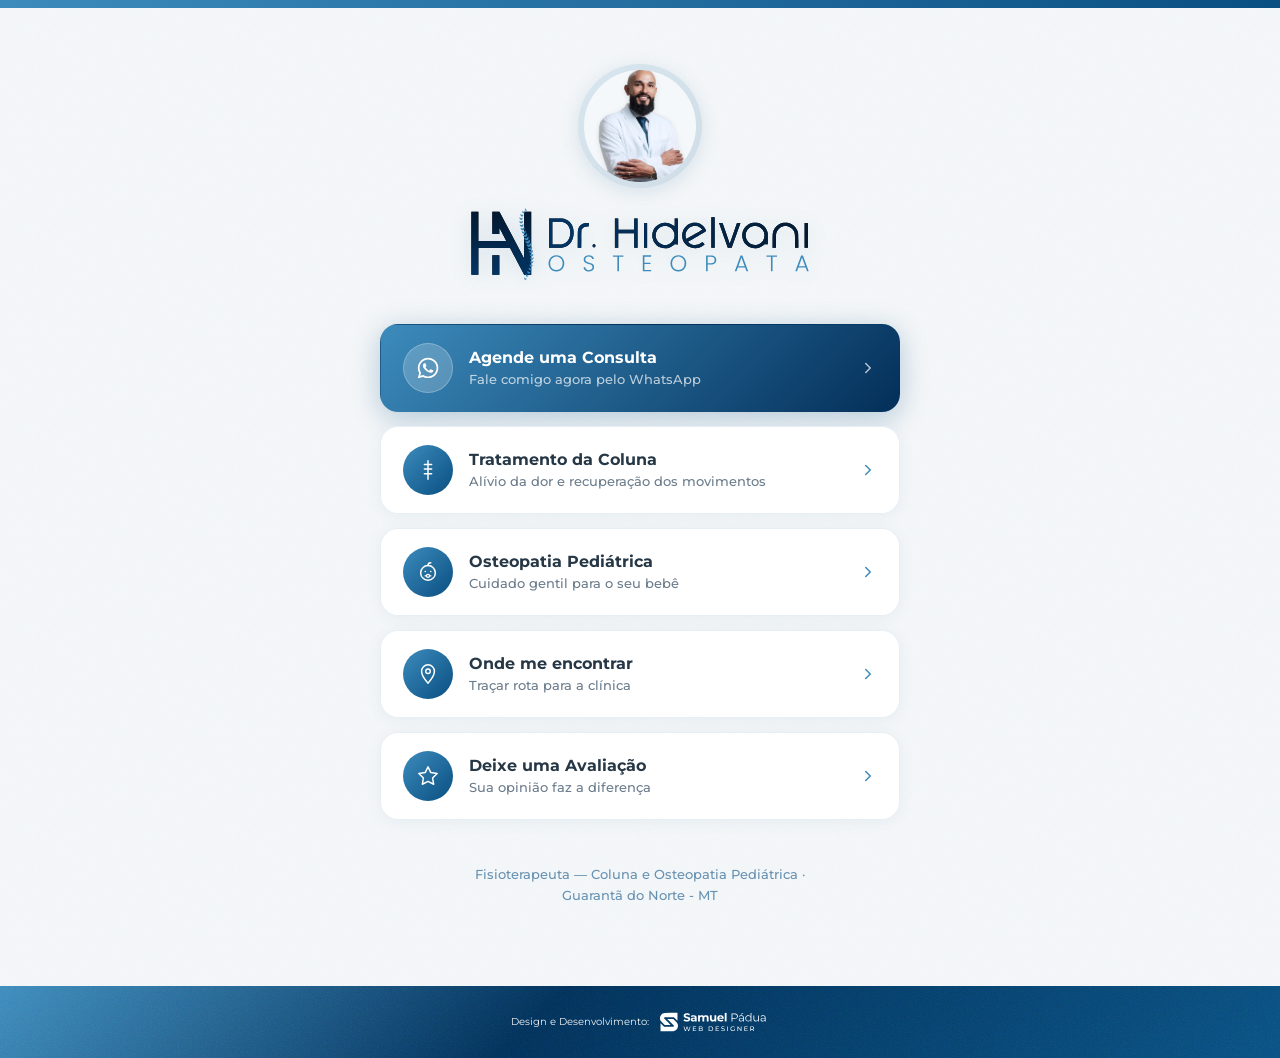
<file: links.html>
<!DOCTYPE html>
<html lang="pt-BR">
<head>
  <meta charset="UTF-8">
  <meta name="viewport" content="width=device-width, initial-scale=1.0">
  <!-- Google tag (gtag.js) -->
  <script async src="https://www.googletagmanager.com/gtag/js?id=G-855G8X3JG8"></script>
  <script>
    window.dataLayer = window.dataLayer || [];
    function gtag(){dataLayer.push(arguments);}
    gtag('js', new Date());

    gtag('config', 'G-855G8X3JG8');
  </script>
  <meta name="facebook-domain-verification" content="lzsxz27c50yrfxw8memqivnf4g7dsl" />
  <title>Links — Dr. Hidelvani Nunes · Fisioterapeuta</title>
  <link rel="icon" type="image/svg+xml" href="stamp-iso.svg">
  <link rel="preconnect" href="https://fonts.googleapis.com">
  <link rel="preconnect" href="https://fonts.gstatic.com" crossorigin>
  <link href="https://fonts.googleapis.com/css2?family=Montserrat:wght@400;500;600;700;800&display=swap" rel="stylesheet">
  <link rel="stylesheet" href="style.css">
  <link rel="stylesheet" href="links.css">
</head>
<body class="links-page">

  <div class="top-bar"></div>

  <main class="lk-main">
    <div class="lk-grain"></div>

    <div class="lk-container">

      <!-- Header -->
      <header class="lk-header">
        <div class="lk-avatar-wrap">
          <picture>
            <source srcset="dr-links.webp" type="image/webp">
            <img src="dr-links.png" class="lk-avatar" alt="Dr. Hidelvani Nunes">
          </picture>
        </div>
        <img src="logo.svg" class="lk-logo" alt="Dr. Hidelvani Nunes Fisioterapeuta">
      </header>

      <!-- Link Cards -->
      <div class="lk-cards">

        <!-- Agende uma Consulta (destaque) -->
        <a href="https://wa.me/5566992239056" class="lk-card lk-card--primary" target="_blank" rel="noopener">
          <span class="lk-icon">
            <svg width="22" height="22" viewBox="0 0 57 57" fill="none" xmlns="http://www.w3.org/2000/svg">
              <path fill-rule="evenodd" clip-rule="evenodd" d="M47.4216 9.51921C42.4222 4.51401 35.7735 1.75635 28.6904 1.75342C14.0949 1.75342 2.21626 13.6317 2.21039 28.2311C2.20844 32.8981 3.42761 37.4539 5.74495 41.4695L1.98828 55.1909L16.0257 51.5086C19.8936 53.6185 24.2481 54.7304 28.6796 54.7317H28.6907C43.2846 54.7317 55.1645 42.8524 55.1701 28.2523C55.173 21.1767 52.4212 14.5241 47.4216 9.51921ZM28.6904 50.2598H28.6813C24.7322 50.2581 20.8591 49.1968 17.4794 47.1919L16.6761 46.7148L8.34605 48.9L10.5695 40.7784L10.046 39.9457C7.84279 36.4415 6.67939 32.3913 6.68135 28.2328C6.68592 16.0981 16.5593 6.22568 28.6992 6.22568C34.5779 6.22763 40.1039 8.51986 44.2592 12.68C48.4144 16.8401 50.7014 22.3698 50.6994 28.2507C50.6942 40.3863 40.8215 50.2598 28.6904 50.2598ZM40.7628 33.7761C40.1013 33.4448 36.8482 31.8446 36.2416 31.6235C35.6356 31.4027 35.194 31.2928 34.7533 31.9549C34.312 32.617 33.0443 34.1075 32.6581 34.5488C32.2719 34.9904 31.8864 35.0459 31.2246 34.7145C30.5629 34.3834 28.4311 33.6845 25.9037 31.4304C23.937 29.676 22.6092 27.5094 22.223 26.8473C21.8375 26.1845 22.2198 25.861 22.5133 25.497C23.2296 24.6075 23.9468 23.6751 24.1673 23.2338C24.3881 22.7922 24.2775 22.4057 24.1118 22.0746C23.9468 21.7436 22.6236 18.4869 22.0724 17.1617C21.5348 15.8721 20.9898 16.0463 20.5834 16.026C20.1979 16.0068 19.7566 16.0029 19.3154 16.0029C18.8744 16.0029 18.1575 16.1682 17.5508 16.831C16.9445 17.4934 15.2355 19.0939 15.2355 22.3505C15.2355 25.6072 17.6063 28.7533 17.937 29.1949C18.2677 29.6365 22.6027 36.3195 29.2396 39.1851C30.8182 39.8674 32.0505 40.2741 33.0116 40.5791C34.5968 41.0827 36.0387 41.0116 37.1789 40.8413C38.4503 40.6512 41.0932 39.2406 41.645 37.6952C42.1962 36.1496 42.1962 34.825 42.0305 34.5488C41.8655 34.2729 41.4242 34.1075 40.7628 33.7761Z" fill="white"/>
            </svg>
          </span>
          <div class="lk-card-text">
            <span class="lk-card-title">Agende uma Consulta</span>
            <span class="lk-card-desc">Fale comigo agora pelo WhatsApp</span>
          </div>
          <span class="lk-arrow">
            <svg width="18" height="18" viewBox="0 0 24 24" fill="none">
              <path d="M9 18l6-6-6-6" stroke="white" stroke-width="2" stroke-linecap="round" stroke-linejoin="round"/>
            </svg>
          </span>
        </a>

        <!-- Tratamento da Coluna -->
        <a href="coluna/" class="lk-card">
          <span class="lk-icon">
            <svg width="22" height="22" viewBox="0 0 24 24" fill="none" xmlns="http://www.w3.org/2000/svg">
              <path d="M12 2v20M8 6h8M8 11h8M8 16h8" stroke="white" stroke-width="1.6" stroke-linecap="round" stroke-linejoin="round"/>
            </svg>
          </span>
          <div class="lk-card-text">
            <span class="lk-card-title">Tratamento da Coluna</span>
            <span class="lk-card-desc">Alívio da dor e recuperação dos movimentos</span>
          </div>
          <span class="lk-arrow">
            <svg width="18" height="18" viewBox="0 0 24 24" fill="none">
              <path d="M9 18l6-6-6-6" stroke="white" stroke-width="2" stroke-linecap="round" stroke-linejoin="round"/>
            </svg>
          </span>
        </a>

        <!-- Osteopatia Pediátrica -->
        <a href="osteopatia/" class="lk-card">
          <span class="lk-icon">
            <svg width="22" height="22" viewBox="0 0 24 24" fill="none" xmlns="http://www.w3.org/2000/svg">
              <circle cx="12" cy="13" r="8" stroke="white" stroke-width="1.6"/>
              <path d="M12 5c0-1.66 1.34-3 3-3" stroke="white" stroke-width="1.6" stroke-linecap="round"/>
              <circle cx="9" cy="11.5" r="0.9" fill="white"/>
              <circle cx="15" cy="11.5" r="0.9" fill="white"/>
              <circle cx="12" cy="16.2" r="1.7" stroke="white" stroke-width="1.4"/>
              <path d="M9.6 16.2h-0.8M15.2 16.2h-0.8" stroke="white" stroke-width="1.4" stroke-linecap="round"/>
            </svg>
          </span>
          <div class="lk-card-text">
            <span class="lk-card-title">Osteopatia Pediátrica</span>
            <span class="lk-card-desc">Cuidado gentil para o seu bebê</span>
          </div>
          <span class="lk-arrow">
            <svg width="18" height="18" viewBox="0 0 24 24" fill="none">
              <path d="M9 18l6-6-6-6" stroke="white" stroke-width="2" stroke-linecap="round" stroke-linejoin="round"/>
            </svg>
          </span>
        </a>

        <!-- Onde me encontrar -->
        <a href="https://maps.google.com/maps?cid=5437800805001993554" class="lk-card" target="_blank" rel="noopener">
          <span class="lk-icon">
            <svg width="22" height="22" viewBox="0 0 24 24" fill="none" xmlns="http://www.w3.org/2000/svg">
              <path d="M12 2C8.13 2 5 5.13 5 9c0 5.25 7 13 7 13s7-7.75 7-13c0-3.87-3.13-7-7-7z" stroke="white" stroke-width="1.6" stroke-linejoin="round"/>
              <circle cx="12" cy="9" r="2.5" stroke="white" stroke-width="1.5"/>
            </svg>
          </span>
          <div class="lk-card-text">
            <span class="lk-card-title">Onde me encontrar</span>
            <span class="lk-card-desc">Traçar rota para a clínica</span>
          </div>
          <span class="lk-arrow">
            <svg width="18" height="18" viewBox="0 0 24 24" fill="none">
              <path d="M9 18l6-6-6-6" stroke="white" stroke-width="2" stroke-linecap="round" stroke-linejoin="round"/>
            </svg>
          </span>
        </a>

        <!-- Deixe uma Avaliação -->
        <a href="https://g.page/r/CVIden0F83ZLEBE/review" class="lk-card" target="_blank" rel="noopener">
          <span class="lk-icon">
            <svg width="22" height="22" viewBox="0 0 24 24" fill="none" xmlns="http://www.w3.org/2000/svg">
              <path d="M12 2l3.09 6.26L22 9.27l-5 4.87 1.18 6.88L12 17.77l-6.18 3.25L7 14.14 2 9.27l6.91-1.01L12 2z" stroke="white" stroke-width="1.6" stroke-linejoin="round"/>
            </svg>
          </span>
          <div class="lk-card-text">
            <span class="lk-card-title">Deixe uma Avaliação</span>
            <span class="lk-card-desc">Sua opinião faz a diferença</span>
          </div>
          <span class="lk-arrow">
            <svg width="18" height="18" viewBox="0 0 24 24" fill="none">
              <path d="M9 18l6-6-6-6" stroke="white" stroke-width="2" stroke-linecap="round" stroke-linejoin="round"/>
            </svg>
          </span>
        </a>

      </div>

      <p class="lk-bio">Fisioterapeuta — Coluna e Osteopatia Pediátrica · Guarantã do Norte - MT</p>

    </div>
  </main>

  <!-- Footer -->
  <footer class="site-footer">
    <div class="site-footer-grain"></div>
    <div class="site-footer-inner">
<a href="https://samuelpadua.com.br/" class="site-footer-credit" target="_blank" rel="noopener" aria-label="Design e Desenvolvimento por Samuel Pádua Web Designer">
        <span class="site-footer-credit-text">Design e Desenvolvimento:</span>
        <img src="logo-samuel.svg" alt="Samuel Pádua Web Designer" class="site-footer-credit-logo">
      </a>
    </div>
  </footer>

  <script>
    var yearEl = document.getElementById('footer-year');
    if (yearEl) yearEl.textContent = new Date().getFullYear();
  </script>

</body>
</html>
</file>
<file: style.css>
/* ===== RESET & BASE ===== */
*, *::before, *::after { box-sizing: border-box; margin: 0; padding: 0; }

:root {
  --dark:       #263746;
  --primary:    #0A4F82;
  --teal:       #8DD4F5;
  --white:      #FFFFFF;
  --gray-bg:    #F5F8FA;
  --grad-start: #3C8BBC;
  --grad-end:   #0A4F82;
  --gradient:   linear-gradient(to right, #3C8BBC, #0A4F82);
}

html { scroll-behavior: smooth; overflow-x: hidden; }

html {
  scrollbar-color: #3C8BBC rgba(10, 79, 130, 0.12);
  scrollbar-width: thin;
}

body {
  font-family: 'Montserrat', sans-serif;
  color: var(--dark);
  background: var(--white);
  overflow-x: hidden;
}

body::-webkit-scrollbar {
  width: 12px;
}

body::-webkit-scrollbar-track {
  background: rgba(10, 79, 130, 0.08);
}

body::-webkit-scrollbar-thumb {
  background: linear-gradient(180deg, #8DD4F5 0%, #3C8BBC 100%);
  border-radius: 999px;
  border: 2px solid rgba(255, 255, 255, 0.75);
}

body::-webkit-scrollbar-thumb:hover {
  background: linear-gradient(180deg, #6FB8DE 0%, #2E7FB0 100%);
}

/* ===== SCROLL REVEAL ===== */
.reveal-item {
  --reveal-x: 0px;
  --reveal-y: 28px;
  --reveal-scale: 1;
  --reveal-blur: 0px;
  opacity: 0;
  filter: blur(var(--reveal-blur));
  transform: translate3d(var(--reveal-x), var(--reveal-y), 0) scale(var(--reveal-scale));
  transition:
    opacity 0.8s cubic-bezier(0.22, 1, 0.36, 1),
    transform 0.8s cubic-bezier(0.22, 1, 0.36, 1),
    filter 0.8s cubic-bezier(0.22, 1, 0.36, 1);
  transition-delay: var(--reveal-delay, 0ms);
  will-change: opacity, transform, filter;
}

.reveal-item[data-reveal="left"] {
  --reveal-x: -42px;
  --reveal-y: 0px;
}

.reveal-item[data-reveal="right"] {
  --reveal-x: 42px;
  --reveal-y: 0px;
}

.reveal-item[data-reveal="up"] {
  --reveal-y: 34px;
}

.reveal-item[data-reveal="zoom"] {
  --reveal-y: 20px;
  --reveal-scale: 0.965;
  --reveal-blur: 3px;
}

.reveal-item.is-visible {
  opacity: 1;
  filter: blur(0);
  transform: translate3d(0, 0, 0) scale(1);
}

@media (prefers-reduced-motion: reduce) {
  html {
    scroll-behavior: auto;
  }

  .reveal-item {
    opacity: 1;
    filter: none;
    transform: none;
    transition: none;
    will-change: auto;
  }
}

/* ===== TOP BAR ===== */
.top-bar {
  height: 6px;
  background: var(--gradient);
  width: 100%;
}

/* ===== HERO SECTION ===== */
.hero {
  position: relative;
  height: 850px;
  display: flex;
  align-items: stretch;
  overflow: hidden;
}

.hero-bg {
  position: absolute;
  inset: 0;
  background-image: url('bg-hero.jpg');
  background-image: image-set(url('bg-hero.webp') type('image/webp'), url('bg-hero.jpg') type('image/jpeg'));
  background-size: cover;
  background-position: center;
  z-index: 0;
}

.hero-inner {
  position: relative;
  z-index: 1;
  width: 100%;
  max-width: 1280px;
  margin: 0 auto;
  padding: 0 60px;
  display: flex;
  flex-direction: column;
}

/* ===== HEADER / LOGO ===== */
.hero-header {
  padding: 40px 0 0;
  flex: 0 0 auto;
}

.logo {
  height: 64px;
  width: auto;
  display: block;
}

/* ===== HERO CONTENT ===== */
.hero-content {
  display: flex;
  align-items: stretch;
  gap: 40px;
  flex: 1;
}

/* ===== LEFT COLUMN ===== */
.hero-left {
  flex: 0 0 490px;
  display: flex;
  flex-direction: column;
  justify-content: center;
  padding-bottom: 50px;
}

.hero-left h1 {
  font-size: 61px;
  font-weight: 500;
  line-height: 1.05;
  letter-spacing: -0.04em;
  color: var(--dark);
  margin-bottom: 24px;
}

.hero-headline-soft {
  color: var(--dark);
  font-weight: 400;
}

.gradient-text {
  background: var(--gradient);
  -webkit-background-clip: text;
  -webkit-text-fill-color: transparent;
  background-clip: text;
  display: inline;
  font-weight: 800;
}

.subtext {
  font-size: 17px;
  font-weight: 500;
  line-height: 1.6;
  color: var(--dark);
  max-width: 440px;
  margin-bottom: 32px;
}

.subtext-highlight {
  font-weight: 700;
  color: #032F59;
}

.btn-cta {
  display: inline-flex;
  align-items: center;
  background: linear-gradient(135deg, #3C8BBC, #032F59, #0A4F82, #032F59, #3C8BBC);
  background-size: 400% 400%;
  animation: cta-gradient 10s linear infinite;
  overflow: hidden;
  position: relative;
  color: var(--white);
  font-family: 'Montserrat', sans-serif;
  font-size: 18px;
  font-weight: 700;
  line-height: 1.28;
  letter-spacing: 0.18em;
  text-transform: uppercase;
  text-decoration: none;
  height: 72px;
  padding: 0 52px;
  border-radius: 16px;
  align-self: flex-start;
  transition: opacity 0.25s, transform 0.2s;
  margin-bottom: 20px;
}

.btn-cta::after {
  content: '';
  position: absolute;
  top: -50%;
  left: -80%;
  width: 45%;
  height: 200%;
  background: linear-gradient(
    to right,
    transparent,
    rgba(255, 255, 255, 0.22),
    transparent
  );
  transform: skewX(-18deg);
  animation: btn-shine 5s ease-in-out infinite;
  pointer-events: none;
}

.btn-cta:hover {
  opacity: 0.88;
  transform: translateY(-2px);
}

.crefito {
  font-size: 14px;
  font-weight: 700;
  letter-spacing: 0.1em;
  color: var(--dark);
  text-transform: uppercase;
  opacity: 0.7;
}

/* ===== RIGHT COLUMN ===== */
.hero-right {
  flex: 1;
  align-self: stretch;
  position: relative;
  display: flex;
  align-items: flex-end;
  justify-content: center;
}

.doctor-img {
  position: absolute;
  bottom: 0;
  left: 50%;
  transform: translateX(-40%);
  z-index: 2;
  height: 820px;
  width: auto;
  display: block;
  object-fit: contain;
  object-position: bottom;
}

/* ===== STAMP ANIMADO ===== */
.stamp-wrapper {
  position: absolute;
  top: -36px;
  right: -85px;
  width: 162px;
  height: 162px;
  z-index: 3;
}

.stamp-txt {
  position: absolute;
  inset: 0;
  width: 162px;
  height: 162px;
  animation: spin-stamp 18s linear infinite;
  transform-origin: center center;
}

.stamp-iso {
  position: absolute;
  top: 50%;
  left: 50%;
  transform: translate(-50%, -50%);
  width: 72px;
  height: 72px;
}

@keyframes cta-gradient {
  0%   { background-position: 0% 0%; }
  50%  { background-position: 100% 100%; }
  100% { background-position: 0% 0%; }
}

@keyframes btn-shine {
  0%        { left: -80%; opacity: 0; }
  10%       { opacity: 1; }
  50%       { left: 130%; opacity: 0; }
  100%      { left: 130%; opacity: 0; }
}

@keyframes spin-stamp {
  from { transform: rotate(0deg); }
  to   { transform: rotate(360deg); }
}

/* ===== INTRO BLOCK ===== */
.intro-block {
  position: relative;
  height: 248px;
  display: flex;
  align-items: center;
  background: linear-gradient(to right, #3C8BBC 0%, #0A4F82 100%);
  overflow: hidden;
}

/* Grain visível sobre o gradient */
.intro-block::after {
  content: '';
  position: absolute;
  inset: 0;
  background-image: url("data:image/svg+xml,%3Csvg xmlns='http://www.w3.org/2000/svg' width='200' height='200'%3E%3Cfilter id='n'%3E%3CfeTurbulence type='fractalNoise' baseFrequency='0.8' numOctaves='4' stitchTiles='stitch'/%3E%3C/filter%3E%3Crect width='200' height='200' filter='url(%23n)'/%3E%3C/svg%3E");
  background-repeat: repeat;
  background-size: 200px 200px;
  mix-blend-mode: soft-light;
  opacity: 0.65;
  pointer-events: none;
  z-index: 2;
}

.intro-inner {
  position: relative;
  z-index: 3;
  width: 100%;
  max-width: 1280px;
  margin: 0 auto;
  padding: 0 60px;
  display: flex;
  align-items: center;
  gap: 60px;
}

.intro-left {
  flex: 0 0 300px;
}

.intro-left h2 {
  font-size: 38px;
  font-weight: 500;
  line-height: 1.12;
  letter-spacing: -0.02em;
  color: var(--white);
}

.intro-left h2 strong {
  font-weight: 800;
  display: block;
}

.intro-right {
  flex: 1;
}

.intro-right p {
  font-size: 16px;
  font-weight: 400;
  line-height: 1.7;
  color: var(--white);
}

.intro-right p strong {
  font-weight: 700;
}

/* Responsivo intro */
@media (max-width: 820px) {
  .intro-block { height: auto; padding: 56px 0; }

  .intro-inner {
    flex-direction: column;
    gap: 28px;
    padding: 0 32px;
  }

  .intro-left { flex: none; width: 100%; }

  .intro-left h2 { font-size: 32px; }

  .intro-right p { font-size: 16px; }
}

@media (max-width: 480px) {
  .intro-block { height: auto; padding: 48px 0; }

  .intro-inner { padding: 0 24px; gap: 20px; }

  .intro-left h2 { font-size: 28px; }

  .intro-right p { font-size: 15px; }
}

/* ===== TREATMENT BLOCK ===== */
.treatment-block {
  background: var(--white);
  padding: 100px 0 90px;
}

.treatment-inner {
  max-width: 1280px;
  margin: 0 auto;
  padding: 0 60px;
  display: flex;
  flex-direction: column;
  align-items: center;
  gap: 60px;
}

/* Header */
.treatment-header {
  text-align: center;
  max-width: 760px;
}

.tagline {
  display: block;
  font-size: 15px;
  font-weight: 600;
  letter-spacing: 0.15em;
  text-transform: uppercase;
  color: var(--primary);
  margin-bottom: 12px;
}

.treatment-title {
  font-size: 48px;
  font-weight: 700;
  line-height: 1.1;
  letter-spacing: -0.02em;
  background: var(--gradient);
  -webkit-background-clip: text;
  -webkit-text-fill-color: transparent;
  background-clip: text;
  margin-bottom: 20px;
}

.treatment-desc {
  font-size: 16px;
  font-weight: 500;
  line-height: 1.7;
  color: var(--primary);
}

/* Cards grid */
.cards-grid {
  display: grid;
  grid-template-columns: repeat(3, 1fr);
  gap: 24px;
  width: 100%;
}

.card {
  background: var(--white);
  border-radius: 20px;
  padding: 36px;
  box-shadow: 0 8px 32px 0 rgba(6, 55, 92, 0.18);
  border: 2px solid transparent;
  transition: border-color 0.3s ease, box-shadow 0.3s ease, transform 0.3s ease;
  display: flex;
  flex-direction: column;
  gap: 20px;
}

.card:hover {
  border-color: #B9E4F8;
  box-shadow: none;
  transform: translateY(-4px);
}

.card-icon svg {
  display: block;
}

.card h3 {
  font-size: 25px;
  font-weight: 700;
  line-height: 1.2;
  color: var(--primary);
}

.card p {
  font-size: 15px;
  font-weight: 400;
  line-height: 1.7;
  color: var(--dark);
}

/* Footer */
.treatment-footer {
  display: flex;
  flex-direction: column;
  align-items: center;
  gap: 32px;
  text-align: center;
}

.treatment-footer > p {
  font-size: 16px;
  font-weight: 600;
  line-height: 1.65;
  color: var(--dark);
}

.btn-cta--center {
  align-self: center;
}

/* Responsivo treatment */
@media (max-width: 900px) {
  .cards-grid { grid-template-columns: 1fr; gap: 20px; }
  .treatment-title { font-size: 36px; }
  .treatment-block { padding: 72px 0; }
  .treatment-inner { padding: 0 32px; gap: 44px; }
}

@media (max-width: 480px) {
  .treatment-title { font-size: 30px; }
  .treatment-block { padding: 56px 0; }
  .treatment-inner { padding: 0 24px; gap: 36px; }
  .card { padding: 28px; }
}

/* ===== PROBLEMS BLOCK ===== */
.problems-block {
  position: relative;
  height: 195px;
  background: linear-gradient(to right, #3C8BBC 0%, #0A4F82 100%);
  overflow: visible;
  clip-path: inset(-400px 0 0 0); /* permite sangrar acima, clipa abaixo */
  z-index: 2;
}

/* Grain confinado ao bloco */
.problems-grain {
  position: absolute;
  inset: 0;
  background-image: url("data:image/svg+xml,%3Csvg xmlns='http://www.w3.org/2000/svg' width='200' height='200'%3E%3Cfilter id='n'%3E%3CfeTurbulence type='fractalNoise' baseFrequency='0.8' numOctaves='4' stitchTiles='stitch'/%3E%3C/filter%3E%3Crect width='200' height='200' filter='url(%23n)'/%3E%3C/svg%3E");
  background-repeat: repeat;
  background-size: 200px 200px;
  mix-blend-mode: soft-light;
  opacity: 0.65;
  pointer-events: none;
  z-index: 0;
}

.problems-inner {
  position: relative;
  z-index: 1;
  max-width: 1280px;
  margin: 0 auto;
  padding: 0 80px 0 0;
  height: 100%;
  display: flex;
  align-items: center;
  gap: 52px;
}

/* Variante sem imagem (bloco de problemas sem foto) */
.problems-inner--no-image {
  padding-left: 80px;
}

/* Coluna da imagem */
.problems-img-col {
  flex: 0 0 auto;
  position: relative;
  height: 100%;
  display: flex;
  align-items: flex-end;
}

.problems-img {
  display: block;
  height: 240px;
  width: auto;
  filter: drop-shadow(0 0 30px rgba(60, 139, 188, 0.2));
}

/* Headline */
.problems-headline {
  flex: 0 0 330px;
  font-size: 26px;
  font-weight: 700;
  line-height: 1.2;
  color: var(--white);
  letter-spacing: 0;
}

/* Body text */
.problems-body {
  flex: 1;
  font-size: 18px;
  font-weight: 400;
  line-height: 1.5;
  color: var(--white);
}

.problems-body strong {
  font-weight: 700;
}

/* Responsivo problems */
@media (max-width: 900px) {
  .problems-block { height: auto; padding: 48px 0; overflow: hidden; }
  .problems-inner { flex-direction: column; align-items: flex-start; gap: 24px; padding: 0 32px; height: auto; }
  .problems-img-col { display: none; }
  .problems-headline { flex: none; font-size: 20px; }
  .problems-body { font-size: 16px; }
}

@media (max-width: 480px) {
  .problems-block { padding: 40px 0; }
  .problems-inner { padding: 0 24px; gap: 16px; }
  .problems-headline { font-size: 18px; }
  .problems-body { font-size: 15px; }
}

/* ===== RESPONSIVO ===== */

/* Laptop menor / tablet landscape */
@media (max-width: 1100px) {
  .hero-inner { padding: 0 40px; }

  .hero-left {
    flex: 0 0 420px;
  }

  .hero-left h1 {
    font-size: 52px;
  }

  .subtext {
    font-size: 16px;
    max-width: 380px;
  }

  .doctor-img {
    height: 700px;
  }

  .stamp-wrapper { width: 124px; height: 124px; top: -68px; right: -16px; }
  .stamp-txt    { width: 124px; height: 124px; }
  .stamp-iso    { width: 70px;  height: 70px; }
}

/* Tablet portrait */
@media (max-width: 820px) {
  .hero {
    height: auto;
    min-height: 100svh;
  }

  .hero-inner { padding: 0 32px; }

  .hero-content {
    flex-direction: column;
    align-items: flex-start;
    gap: 0;
    padding-bottom: 0;
  }

  .hero-left {
    flex: none;
    width: 100%;
    max-width: 560px;
    padding-bottom: 40px;
    justify-content: flex-start;
    padding-top: 32px;
  }

  .hero-left h1 { font-size: 46px; }

  .subtext { font-size: 15px; max-width: 100%; }

  /* Foto inteira, sem cortes — flui no documento nas proporções naturais */
  .hero-right {
    width: 100%;
    height: auto;
    align-self: auto;
    justify-content: center;
    overflow: visible;
    margin-top: 16px;
  }

  .doctor-img {
    position: relative;
    top: auto;
    left: auto;
    transform: none;
    width: 85%;
    height: auto;
    max-width: 380px;
    margin: 0 auto;
    display: block;
  }

  .stamp-wrapper { top: 220px; right: 16px; width: 110px; height: 110px; }
  .stamp-txt    { width: 110px; height: 110px; }
  .stamp-iso    { width: 62px; height: 62px; }
}

/* Mobile */
@media (max-width: 480px) {
  .hero-inner { padding: 0 24px; }

  .logo { height: 52px; }

  .hero-left {
    padding-top: 24px;
    padding-bottom: 36px;
  }

  .hero-left h1 { font-size: 36px; }

  .subtext { font-size: 14px; }

  .btn-cta {
    height: 60px;
    padding: 0 24px;
    font-size: 13px;
    letter-spacing: 0.12em;
    align-self: stretch;
    justify-content: center;
    text-align: center;
  }

  /* Foto inteira, sem cortes — flui no documento nas proporções naturais */
  .hero-right {
    height: auto;
    overflow: visible;
    margin-top: 12px;
  }

  .doctor-img {
    position: relative;
    top: auto;
    bottom: auto;
    width: 85%;
    height: auto;
    max-width: 340px;
    transform: none;
    margin: 0 auto;
    display: block;
  }

  .stamp-wrapper { width: 86px; height: 86px; top: 30px; bottom: auto; right: 12px; }
  .stamp-txt    { width: 86px; height: 86px; }
  .stamp-iso    { width: 48px; height: 48px; }

  .whatsapp-float { bottom: 20px; right: 20px; width: 60px; height: 60px; }
}

/* ===== WHATSAPP FLUTUANTE ===== */
@keyframes wpp-pulse {
  0%   { box-shadow: 0 0 0 0 rgba(60, 139, 188, 0.55), 0 0 0 0 rgba(60, 139, 188, 0.3); }
  50%  { box-shadow: 0 0 0 14px rgba(60, 139, 188, 0.12), 0 0 0 28px rgba(60, 139, 188, 0.04); }
  100% { box-shadow: 0 0 0 0 rgba(60, 139, 188, 0), 0 0 0 0 rgba(60, 139, 188, 0); }
}

.whatsapp-float {
  position: fixed;
  bottom: 30px;
  right: 30px;
  width: 72px;
  height: 72px;
  background: linear-gradient(135deg, #3C8BBC, #0A4F82);
  border-radius: 50%;
  display: flex;
  align-items: center;
  justify-content: center;
  z-index: 1000;
  text-decoration: none;
  transition: transform 0.2s;
  animation: wpp-pulse 2.4s ease-out infinite;
}

.whatsapp-float:hover {
  transform: scale(1.05);
  animation: none;
  box-shadow: 0 6px 28px rgba(10, 79, 130, 0.5);
}

.whatsapp-float:hover .wpp-badge {
  opacity: 1;
  transform: translateY(-50%) translateX(0) scale(1);
  pointer-events: auto;
}

.whatsapp-float svg {
  width: 36px;
  height: 36px;
  position: relative;
  z-index: 1;
}

/* Badge balão de chat */
.wpp-badge {
  position: absolute;
  right: calc(100% + 14px);
  top: 50%;
  transform: translateY(-50%) translateX(10px) scale(0.92);
  white-space: nowrap;
  background: #ffffff;
  color: #0A4F82;
  font-family: 'Montserrat', sans-serif;
  font-size: 13px;
  font-weight: 700;
  letter-spacing: 0.02em;
  padding: 10px 18px;
  border-radius: 50px;
  box-shadow: 0 4px 20px rgba(10, 79, 130, 0.18), 0 1px 4px rgba(0,0,0,0.08);
  opacity: 0;
  pointer-events: none;
  transition: opacity 0.22s ease, transform 0.22s ease;
}

/* Setinha apontando para o botão */
.wpp-badge::after {
  content: '';
  position: absolute;
  top: 50%;
  right: -7px;
  transform: translateY(-50%);
  border-width: 6px 0 6px 8px;
  border-style: solid;
  border-color: transparent transparent transparent #ffffff;
  filter: drop-shadow(2px 0 2px rgba(10,79,130,0.08));
}

/* ===== REVIEWS BLOCK ===== */
.reviews-block {
  position: relative;
  background: linear-gradient(135deg, #3C8BBC 0%, #032F59 40%, #0A4F82 100%);
  min-height: 850px;
  padding: 80px 0 72px;
  display: flex;
  flex-direction: column;
  overflow: hidden;
}

.reviews-grain {
  position: absolute;
  inset: 0;
  background-image: url("data:image/svg+xml,%3Csvg xmlns='http://www.w3.org/2000/svg' width='200' height='200'%3E%3Cfilter id='n'%3E%3CfeTurbulence type='fractalNoise' baseFrequency='0.8' numOctaves='4' stitchTiles='stitch'/%3E%3C/filter%3E%3Crect width='200' height='200' filter='url(%23n)'/%3E%3C/svg%3E");
  mix-blend-mode: soft-light;
  opacity: 0.65;
  pointer-events: none;
  z-index: 1;
}

.reviews-inner {
  position: relative;
  z-index: 2;
  max-width: 1240px;
  margin: 0 auto;
  width: 100%;
  padding: 0 48px;
  display: flex;
  flex-direction: column;
  gap: 52px;
}

.reviews-header {
  text-align: center;
}

.reviews-tagline {
  display: block;
  font-size: 14px;
  font-weight: 600;
  letter-spacing: 0.3em;
  text-transform: uppercase;
  color: rgba(255, 255, 255, 0.65);
  margin-bottom: 14px;
}

.reviews-title {
  font-size: 40px;
  font-weight: 400;
  color: var(--white);
  line-height: 1.15;
}

.reviews-title strong {
  font-weight: 700;
}

/* Carousel */
.reviews-carousel {
  position: relative;
  width: 100%;
  overflow: visible;
}

.carousel-viewport {
  overflow: hidden;
  width: 100%;
}

.reviews-track {
  display: flex;
  gap: 24px;
}

/* Review card */
.review-card {
  height: 420px;
  background: var(--white);
  border-radius: 16px;
  padding: 28px 24px;
  display: flex;
  flex-direction: column;
  gap: 14px;
  flex-shrink: 0;
  overflow: hidden;
}

.rc-header {
  display: flex;
  align-items: center;
  gap: 12px;
}

.rc-avatar {
  width: 48px;
  height: 48px;
  border-radius: 50%;
  background: linear-gradient(135deg, #8DD4F5, #0A4F82);
  display: flex;
  align-items: center;
  justify-content: center;
  font-size: 14px;
  font-weight: 700;
  color: var(--white);
  flex-shrink: 0;
  overflow: hidden;
}

.rc-avatar img {
  width: 100%;
  height: 100%;
  object-fit: cover;
}

.rc-name {
  font-size: 15px;
  font-weight: 700;
  color: var(--dark);
  display: block;
}

.rc-count {
  font-size: 12px;
  color: #999;
  display: block;
  margin-top: 2px;
}

.rc-stars {
  display: flex;
  align-items: center;
  gap: 8px;
}

.rc-stars-icons {
  color: #FBBC04;
  font-size: 17px;
  letter-spacing: 2px;
  line-height: 1;
}

.rc-rating {
  font-size: 13px;
  font-weight: 700;
  color: var(--dark);
}

.rc-badge {
  width: 18px;
  height: 18px;
  border-radius: 50%;
  background: #4285F4;
  display: flex;
  align-items: center;
  justify-content: center;
  flex-shrink: 0;
}

.rc-text {
  margin: 0;
  font-size: 15px;
  font-weight: 500;
  color: #4B5967;
  line-height: 1.65;
}

.rc-text.is-clamped {
  display: -webkit-box;
  -webkit-box-orient: vertical;
  -webkit-line-clamp: var(--review-lines, 10);
  overflow: hidden;
}

.rc-read-more {
  align-self: flex-start;
  margin-top: auto;
  padding: 0;
  border: 0;
  background: transparent;
  color: var(--primary);
  font-size: 13px;
  font-weight: 700;
  line-height: 1.25;
  text-align: left;
  text-decoration: underline;
  text-underline-offset: 4px;
  cursor: pointer;
}

.rc-read-more[hidden] {
  display: none;
}

.rc-read-more:hover,
.rc-read-more:focus {
  color: var(--dark);
  text-decoration-thickness: 2px;
  outline: 0;
}

.rc-read-more:focus-visible {
  box-shadow: 0 0 0 3px rgba(60, 139, 188, 0.24);
  border-radius: 4px;
}

/* ===== MODAL DE DEPOIMENTO COMPLETO ===== */
.review-modal {
  position: fixed;
  inset: 0;
  z-index: 10000;
  display: flex;
  align-items: center;
  justify-content: center;
  padding: 24px;
}

.review-modal[hidden] {
  display: none;
}

.review-modal__backdrop {
  position: absolute;
  inset: 0;
  background: rgba(10, 17, 30, 0.74);
  backdrop-filter: blur(7px);
}

.review-modal__panel {
  position: relative;
  width: min(720px, 100%);
  max-height: min(760px, calc(100vh - 48px));
  overflow: auto;
  background: var(--white);
  color: var(--dark);
  border-radius: 16px;
  padding: 30px;
  box-shadow: 0 28px 90px rgba(0, 0, 0, 0.34);
  outline: 0;
}

.review-modal__close {
  position: absolute;
  top: 14px;
  right: 14px;
  width: 40px;
  height: 40px;
  padding: 0;
  border: 0;
  border-radius: 50%;
  background: var(--gray-bg);
  color: var(--dark);
  font: 400 26px/1 Arial, sans-serif;
  display: flex;
  align-items: center;
  justify-content: center;
  cursor: pointer;
}

.review-modal__close:hover,
.review-modal__close:focus {
  background: #E6EDF2;
  color: var(--primary);
  outline: 0;
}

.review-modal__close:focus-visible {
  box-shadow: 0 0 0 3px rgba(60, 139, 188, 0.28);
}

.review-modal__header {
  display: flex;
  align-items: center;
  gap: 14px;
  padding-right: 42px;
}

.review-modal__avatar {
  width: 54px;
  height: 54px;
  border-radius: 50%;
  background: linear-gradient(135deg, #8DD4F5, #0A4F82);
  display: flex;
  align-items: center;
  justify-content: center;
  flex: 0 0 54px;
  color: var(--white);
  font-size: 15px;
  font-weight: 700;
}

.review-modal__title {
  margin: 0;
  color: var(--dark);
  font-size: 22px;
  font-weight: 700;
  line-height: 1.25;
}

.review-modal__meta {
  margin: 4px 0 0;
  color: #999;
  font-size: 13px;
  font-weight: 500;
}

.review-modal__stars {
  margin: 20px 0 18px;
  display: flex;
  align-items: center;
  gap: 10px;
  color: #FBBC04;
  font-size: 18px;
  letter-spacing: 2px;
}

.review-modal__stars strong {
  color: var(--dark);
  font-size: 13px;
  font-weight: 700;
  letter-spacing: 0;
}

.review-modal__body {
  color: #4B5967;
  font-size: 16px;
  font-weight: 500;
  line-height: 1.72;
}

.review-modal__body p {
  margin: 0 0 16px;
}

.review-modal__body p:last-child {
  margin-bottom: 0;
}

/* Carousel buttons */
.carousel-btn {
  position: absolute;
  top: 50%;
  transform: translateY(-50%);
  background: none;
  border: none;
  cursor: pointer;
  padding: 0;
  display: flex;
  align-items: center;
  justify-content: center;
  transition: opacity 0.2s;
  z-index: 2;
  width: 48px;
  height: 48px;
}

.carousel-btn--prev {
  left: -72px;
}

.carousel-btn--next {
  right: -72px;
}

.carousel-btn:hover circle {
  stroke: rgba(255, 255, 255, 0.8);
}

.reviews-pagination {
  display: flex;
  justify-content: center;
  align-items: center;
  gap: 12px;
  margin-top: -16px;
}

.reviews-dot {
  width: 10px;
  height: 10px;
  border-radius: 50%;
  border: none;
  padding: 0;
  cursor: pointer;
  background: rgba(255, 255, 255, 0.3);
  transition: transform 0.22s ease, background-color 0.22s ease, opacity 0.22s ease;
}

.reviews-dot:hover {
  background: rgba(255, 255, 255, 0.6);
}

.reviews-dot.is-active {
  background: var(--white);
  transform: scale(1.2);
}

/* Footer */
.reviews-footer {
  display: flex;
  flex-direction: column;
  gap: 0;
}

.reviews-divider {
  height: 1px;
  background: rgba(255, 255, 255, 0.2);
  margin-bottom: 32px;
}

.reviews-cta-row {
  display: flex;
  align-items: center;
  justify-content: space-between;
}

.reviews-cta-text {
  font-size: 20px;
  font-weight: 700;
  color: var(--white);
  line-height: 1.4;
}

.btn-google-reviews {
  min-height: 58px;
  display: inline-flex;
  align-items: center;
  justify-content: center;
  gap: 12px;
  padding: 0 24px;
  border: 1px solid rgba(255, 255, 255, 0.9);
  border-radius: 8px;
  background: transparent;
  color: var(--white) !important;
  font-size: 13px;
  font-weight: 700;
  letter-spacing: 0.08em;
  text-transform: uppercase;
  text-decoration: none;
  transition: transform 0.22s ease, border-color 0.22s ease, background-color 0.22s ease;
}

.btn-google-reviews:hover,
.btn-google-reviews:focus {
  background: rgba(255, 255, 255, 0.1);
  border-color: var(--white);
  color: var(--white) !important;
  transform: translateY(-2px);
  outline: 0;
}

.btn-google-reviews:focus-visible {
  box-shadow: 0 0 0 3px rgba(255, 255, 255, 0.34);
}

.google-mark {
  width: 23px;
  height: 23px;
  display: block;
  flex: 0 0 23px;
  background: var(--white);
  border-radius: 50%;
  padding: 3px;
}

/* ===== RESPONSIVE: REVIEWS ===== */
@media (max-width: 820px) {
  .reviews-block { min-height: unset; padding: 64px 0 56px; }
  .reviews-inner { padding: 0 20px; gap: 36px; }
  .reviews-carousel { padding: 0 44px; }
  .carousel-btn--prev { left: 0; }
  .carousel-btn--next { right: 0; }
  .reviews-pagination { margin-top: -8px; }
  .reviews-title { font-size: 30px; }
  .reviews-cta-row { flex-direction: column; align-items: flex-start; gap: 24px; }
  .reviews-cta-text { font-size: 18px; }
  .btn-google-reviews { width: 100%; min-height: 56px; padding: 0 18px; text-align: center; }
  .review-card { height: 430px; }
  .review-modal { padding: 16px; }
  .review-modal__panel { padding: 24px 20px; }
  .review-modal__title { font-size: 20px; }
  .review-modal__body { font-size: 15px; }
}

@media (max-width: 480px) {
  .reviews-title { font-size: 26px; }
  .reviews-carousel { padding: 0 34px; }
  .reviews-pagination { gap: 10px; }
  .carousel-btn { display: none; }
  .rc-text { text-align: left; }
  .carousel-btn svg { width: 36px; height: 36px; }
  .review-card { height: 420px; padding: 24px 20px; }
  .btn-google-reviews { font-size: 12px; letter-spacing: 0.04em; }
  .review-modal__header { align-items: flex-start; }
  .review-modal__avatar { width: 48px; height: 48px; flex-basis: 48px; }
}

/* ===== CONDITION BLOCK (HÉRNIA, etc.) ===== */
.condition-block {
  background: var(--white);
  padding: 96px 0;
}

.condition-inner {
  max-width: 1200px;
  margin: 0 auto;
  padding: 0 48px;
  display: grid;
  grid-template-columns: 45% 55%;
  gap: 72px;
  align-items: center;
}

.condition-block--gray {
  background: #F5F8FA;
}

.condition-media {
  position: relative;
  border-radius: 20px;
  overflow: hidden;
  line-height: 0;
  isolation: isolate;
}

.condition-media video,
.condition-media .condition-img {
  width: 100%;
  height: auto;
  display: block;
  border-radius: 20px;
}

.condition-media--video video {
  filter: saturate(0.9) contrast(0.93) brightness(0.97);
}

.condition-media--video::after {
  content: '';
  position: absolute;
  inset: 0;
  border-radius: 20px;
  pointer-events: none;
  opacity: 0.34;
  mix-blend-mode: soft-light;
  background-image:
    url("data:image/svg+xml,%3Csvg xmlns='http://www.w3.org/2000/svg' width='160' height='160' viewBox='0 0 160 160'%3E%3Cfilter id='n'%3E%3CfeTurbulence type='fractalNoise' baseFrequency='1.35' numOctaves='3' stitchTiles='stitch'/%3E%3C/filter%3E%3Crect width='160' height='160' filter='url(%23n)' opacity='1'/%3E%3C/svg%3E");
  background-size: 160px 160px;
}

.condition-text {
  display: flex;
  flex-direction: column;
  align-items: flex-start;
  gap: 24px;
}

.condition-text .btn-cta {
  align-self: flex-start;
  font-size: 16px;
  height: 58px;
  padding: 0 40px;
}

.condition-title {
  font-size: 38px;
  font-weight: 400;
  line-height: 1.1;
  letter-spacing: -0.02em;
  background: linear-gradient(to right, #3C8BBC, #0A4F82);
  -webkit-background-clip: text;
  -webkit-text-fill-color: transparent;
  background-clip: text;
}

.condition-title strong {
  font-weight: 800;
}

.condition-body {
  font-size: 15px;
  font-weight: 400;
  line-height: 1.7;
  color: var(--dark);
}

.condition-body strong {
  color: #032F59;
}

/* ===== RESPONSIVE: CONDITION BLOCK ===== */
@media (max-width: 820px) {
  .condition-inner {
    grid-template-columns: 1fr;
    gap: 36px;
    padding: 0 28px;
  }

  .condition-block {
    padding: 64px 0;
  }

  .condition-title {
    font-size: 30px;
  }
}

@media (max-width: 480px) {
  .condition-title {
    font-size: 26px;
  }

  .condition-body {
    font-size: 15px;
  }
}

/* ===== PROFILE BLOCK ===== */
.profile-block {
  background: var(--white);
  padding: 104px 0 112px;
}

.profile-inner {
  max-width: 1200px;
  margin: 0 auto;
  padding: 0 48px;
  display: grid;
  grid-template-columns: minmax(320px, 382px) minmax(0, 1fr);
  gap: 72px;
  align-items: center;
}

.profile-media {
  width: 100%;
}

.profile-image {
  width: 100%;
  display: block;
  border-radius: 18px;
  object-fit: cover;
  box-shadow: 0 24px 60px rgba(10, 79, 130, 0.08);
}

/* Foto acompanha a altura do texto ao lado (desktop) */
@media (min-width: 981px) {
  .profile-media--fill {
    align-self: stretch;
  }

  .profile-media--fill picture {
    display: block;
    height: 100%;
  }

  .profile-media--fill .profile-image {
    height: 100%;
    object-position: 30% center;
  }
}

.profile-content {
  max-width: 620px;
  display: flex;
  flex-direction: column;
  align-items: flex-start;
}

.profile-title {
  font-size: 45px;
  font-weight: 700;
  line-height: 1.06;
  letter-spacing: -0.03em;
  margin-bottom: 14px;
  background: linear-gradient(90deg, #3C8BBC 0%, #032F59 48%, #0A4F82 100%);
  -webkit-background-clip: text;
  -webkit-text-fill-color: transparent;
  background-clip: text;
}

.profile-meta {
  font-size: 16px;
  font-weight: 600;
  line-height: 1.35;
  letter-spacing: 0.07em;
  color: #032F59;
  margin-bottom: 28px;
}

.profile-body {
  display: flex;
  flex-direction: column;
  gap: 20px;
}

.profile-body p {
  margin: 0;
  font-size: 15px;
  font-weight: 400;
  line-height: 1.5;
  color: #4A6478;
}

.profile-body strong {
  font-weight: 700;
  color: #093F6B;
}

.profile-socials {
  display: flex;
  align-items: center;
  gap: 12px;
  margin-top: 30px;
}

.profile-social-btn {
  width: 64px;
  height: 64px;
  border-radius: 50%;
  background: linear-gradient(135deg, #3C8BBC 0%, #0A4F82 100%);
  display: inline-flex;
  align-items: center;
  justify-content: center;
  text-decoration: none;
  box-shadow: 0 16px 34px rgba(60, 139, 188, 0.18);
  transition: transform 0.22s ease, box-shadow 0.22s ease;
}

.profile-social-btn:hover {
  transform: translateY(-2px);
  box-shadow: 0 20px 40px rgba(60, 139, 188, 0.24);
}

.profile-social-btn--cv {
  width: auto;
  border-radius: 100px;
  padding: 0 32px;
  gap: 8px;
  font-size: 16px;
  font-weight: 700;
  color: #032F59;
  white-space: nowrap;
  letter-spacing: 0.01em;
  background: transparent;
  border: 2px solid #032F59;
  transition: background 0.22s ease, color 0.22s ease, transform 0.22s ease, box-shadow 0.22s ease;
}

.profile-social-btn--cv:hover {
  background: var(--gradient);
  border-color: transparent;
  color: #fff;
}

.profile-social-icon {
  width: 24px;
  height: 24px;
  object-fit: contain;
}

/* ===== RESPONSIVE: PROFILE BLOCK ===== */
@media (max-width: 980px) {
  .profile-block {
    padding: 80px 0 88px;
  }

  .profile-inner {
    grid-template-columns: 1fr;
    gap: 40px;
    padding: 0 28px;
  }

  .profile-media {
    max-width: 420px;
    margin: 0 auto;
  }

  .profile-content {
    max-width: 100%;
  }

  .profile-title {
    font-size: 38px;
  }
}

@media (max-width: 480px) {
  .profile-block {
    padding: 64px 0 72px;
  }

  .profile-inner {
    padding: 0 24px;
    gap: 28px;
  }

  .profile-title {
    font-size: 32px;
    margin-bottom: 12px;
  }

  .profile-meta {
    font-size: 14px;
    margin-bottom: 22px;
  }

  .profile-body {
    gap: 18px;
  }

  .profile-socials {
    flex-wrap: wrap;
    gap: 12px;
    margin-top: 24px;
  }

  .profile-social-btn {
    width: 58px;
    height: 58px;
  }

  .profile-social-btn--cv {
    width: 100%;
    justify-content: center;
    padding: 0 24px;
  }

  .profile-social-btn svg,
  .profile-social-icon {
    width: 22px;
    height: 22px;
  }
}

/* ===== FAQ BLOCK ===== */
.faq-block {
  position: relative;
  background: url("bg-faq.jpg") center/cover no-repeat;
  background-image: image-set(url('bg-faq.webp') type('image/webp'), url('bg-faq.jpg') type('image/jpeg'));
  padding: 104px 0 96px;
}

.faq-inner {
  max-width: 1200px;
  margin: 0 auto;
  padding: 0 48px;
  display: flex;
  flex-direction: column;
  align-items: center;
}

.faq-header {
  text-align: center;
  max-width: 760px;
  margin-bottom: 42px;
}

.faq-tagline {
  display: block;
  font-size: 14px;
  font-weight: 600;
  letter-spacing: 0.3em;
  text-transform: uppercase;
  color: #083F68;
  margin-bottom: 18px;
}

.faq-title {
  font-size: 44px;
  font-weight: 700;
  line-height: 1.08;
  letter-spacing: -0.03em;
  margin-bottom: 14px;
  background: linear-gradient(90deg, #3C8BBC 0%, #032F59 48%, #0A4F82 100%);
  -webkit-background-clip: text;
  -webkit-text-fill-color: transparent;
  background-clip: text;
}

.faq-subtitle {
  margin: 0;
  font-size: 15px;
  font-weight: 400;
  line-height: 1.55;
  color: #032F59;
}

.faq-list {
  width: 100%;
  max-width: 760px;
  display: flex;
  flex-direction: column;
  gap: 24px;
}

.faq-item {
  background: rgba(255, 255, 255, 0.94);
  border: 1px solid rgba(60, 139, 188, 0.18);
  border-radius: 14px;
  box-shadow: 0 12px 32px rgba(3, 47, 89, 0.05);
  overflow: hidden;
  transition: border-color 0.22s ease, box-shadow 0.22s ease;
}

.faq-item.is-open {
  border-color: rgba(60, 139, 188, 0.75);
  box-shadow: 0 14px 36px rgba(60, 139, 188, 0.08);
}

.faq-question {
  width: 100%;
  border: none;
  background: transparent;
  display: flex;
  align-items: center;
  justify-content: space-between;
  gap: 20px;
  text-align: left;
  padding: 22px 22px 20px;
  cursor: pointer;
  font-family: inherit;
  font-size: 18px;
  font-weight: 700;
  line-height: 1.35;
  color: #04365F;
}

.faq-icon {
  color: #6FB8DE;
  flex-shrink: 0;
  display: inline-flex;
  align-items: center;
  justify-content: center;
  transition: transform 0.22s ease;
}

.faq-item.is-open .faq-icon {
  transform: rotate(180deg);
}

.faq-item:not(.is-open) .faq-icon {
  transform: rotate(0deg);
}

.faq-answer {
  max-height: 0;
  overflow: hidden;
  transition: max-height 0.28s ease;
}

.faq-item.is-open .faq-answer {
  max-height: 220px;
}

.faq-answer p {
  margin: 0;
  padding: 0 22px 24px;
  font-size: 15px;
  font-weight: 400;
  line-height: 1.55;
  color: #083C66;
}

.faq-footer {
  width: 100%;
  max-width: 760px;
  margin-top: 42px;
}

.faq-divider {
  height: 1px;
  background: rgba(8, 63, 104, 0.12);
  margin-bottom: 30px;
}

.faq-cta-row {
  display: flex;
  align-items: center;
  justify-content: space-between;
  gap: 32px;
}

.faq-cta-text {
  margin: 0;
  font-size: 18px;
  font-weight: 400;
  line-height: 1.35;
  color: #093F6B;
  max-width: 360px;
  flex: 0 1 360px;
}

.faq-cta-text strong {
  font-weight: 700;
  color: #04365F;
}

.faq-footer .btn-cta {
  min-width: 356px;
  white-space: nowrap;
  text-align: center;
  flex-shrink: 0;
}

/* ===== RESPONSIVE: FAQ BLOCK ===== */
@media (max-width: 900px) {
  .faq-block {
    padding: 80px 0 76px;
  }

  .faq-inner {
    padding: 0 28px;
  }

  .faq-title {
    font-size: 36px;
  }

  .faq-question {
    font-size: 17px;
  }

  .faq-cta-row {
    flex-direction: column;
    align-items: flex-start;
  }

  .faq-cta-text {
    max-width: 100%;
    flex-basis: auto;
  }

  .faq-footer .btn-cta {
    min-width: 0;
    white-space: normal;
  }
}

@media (max-width: 480px) {
  .faq-block {
    padding: 64px 0 64px;
  }

  .faq-inner {
    padding: 0 24px;
  }

  .faq-header {
    margin-bottom: 30px;
  }

  .faq-title {
    font-size: 30px;
  }

  .faq-subtitle {
    font-size: 14px;
  }

  .faq-list {
    gap: 16px;
  }

  .faq-question {
    font-size: 16px;
    padding: 18px 18px 16px;
  }

  .faq-answer p {
    padding: 0 18px 20px;
    font-size: 14px;
  }

  .faq-footer {
    margin-top: 32px;
  }

  .faq-divider {
    margin-bottom: 24px;
  }

  .faq-cta-text {
    font-size: 16px;
  }
}

/* ===== CONTACT BLOCK ===== */
.contact-block {
  background: var(--white);
}

.contact-inner {
  max-width: 100%;
  min-height: 760px;
  display: grid;
  grid-template-columns: minmax(0, 52%) minmax(0, 48%);
  align-items: stretch;
}

.contact-panel {
  padding: 78px 72px 70px min(18vw, 320px);
  display: flex;
  flex-direction: column;
  align-items: flex-start;
  justify-content: flex-start;
}

.contact-header {
  width: 100%;
  max-width: 524px;
  margin-bottom: 44px;
}

.contact-tagline {
  display: block;
  font-size: 14px;
  font-weight: 500;
  letter-spacing: 0.16em;
  text-transform: uppercase;
  color: #083F68;
  margin-bottom: 10px;
}

.contact-title {
  font-size: 52px;
  font-weight: 700;
  line-height: 1.02;
  letter-spacing: -0.04em;
  background: linear-gradient(90deg, #3C8BBC 0%, #032F59 48%, #0A4F82 100%);
  -webkit-background-clip: text;
  -webkit-text-fill-color: transparent;
  background-clip: text;
}

.contact-cards {
  width: 100%;
  max-width: 524px;
  display: flex;
  flex-direction: column;
  gap: 22px;
}

.contact-card {
  background: var(--white);
  border-radius: 16px;
  padding: 20px 18px;
  display: flex;
  align-items: center;
  gap: 18px;
  min-height: 78px;
  text-decoration: none;
  color: #083C66;
  box-shadow: 0 16px 36px rgba(38, 55, 70, 0.08);
  transition: transform 0.22s ease, box-shadow 0.22s ease, border-color 0.22s ease;
  border: 1.5px solid transparent;
}

.contact-card:hover {
  transform: translateY(-2px);
  box-shadow: none;
  border-color: rgba(60, 139, 188, 0.75);
}

.contact-card-icon {
  width: 40px;
  height: 40px;
  border-radius: 50%;
  display: inline-flex;
  align-items: center;
  justify-content: center;
  color: #8DD4F5;
  flex-shrink: 0;
  flex: 0 0 40px;
}

.contact-card-icon-img {
  width: 28px;
  height: 28px;
  object-fit: contain;
  filter: brightness(0) saturate(100%) invert(41%) sepia(17%) saturate(1288%) hue-rotate(129deg) brightness(90%) contrast(92%);
}

.contact-card-text {
  font-size: 16px;
  font-weight: 700;
  line-height: 1.45;
  color: #083C66;
  max-width: 420px;
}

.contact-brand {
  width: 100%;
  max-width: 524px;
  margin-top: auto;
  padding-top: 72px;
  display: flex;
  align-items: center;
  gap: 24px;
}

.contact-logo {
  display: block;
  height: auto;
  flex-shrink: 1;
  min-width: 0;
}

.contact-logo img {
  display: block;
  width: 100%;
  height: auto;
}

.contact-logo--partner {
  flex-basis: 130px;
  max-width: 130px;
}

.contact-logo--own {
  flex-basis: 190px;
  max-width: 190px;
}

/* ===== LINHA DE ABRANGÊNCIA (contato) ===== */
.contact-coverage {
  box-sizing: border-box;
  width: 100%;
  max-width: 524px;
  margin: 36px 0 0 0;
  padding-left: 16px;
  border-left: 2px solid var(--teal);
}

.contact-coverage-title {
  font-size: 14px;
  font-weight: 700;
  line-height: 1.4;
  color: var(--dark);
  margin-bottom: 4px;
}

.contact-coverage-text {
  font-size: 13px;
  font-weight: 500;
  line-height: 1.6;
  color: #083C66;
}

.contact-coverage-text strong {
  font-weight: 700;
  color: var(--dark);
}

.contact-map-wrap {
  position: relative;
  min-height: 760px;
  background: #E6EDF2;
  overflow: hidden;
}

.contact-map {
  width: 100%;
  height: 100%;
  border: 0;
  display: block;
  filter: saturate(0.88) contrast(0.94) brightness(1.02);
}

/* ===== FACHADA DO MAPA (carregamento adiado) ===== */
.map-facade {
  position: absolute;
  inset: 0;
  background: var(--gray-bg);
  display: flex;
  align-items: center;
  justify-content: center;
  cursor: pointer;
}

.map-facade-btn {
  display: flex;
  align-items: center;
  gap: 8px;
  background: var(--primary);
  color: var(--white);
  font-family: 'Montserrat', sans-serif;
  font-size: 14px;
  font-weight: 600;
  padding: 12px 20px;
  border-radius: 50px;
  box-shadow: 0 4px 16px rgba(10, 79, 130, 0.3);
}

@media (min-width: 1921px) {
  .contact-panel {
    padding-left: clamp(48px, 8vw, 140px);
    padding-right: clamp(56px, 6vw, 120px);
    align-items: flex-end;
  }

  .contact-header,
  .contact-cards,
  .contact-brand {
    max-width: 560px;
  }
}

/* ===== RESPONSIVE: CONTACT BLOCK ===== */
@media (max-width: 1180px) {
  .contact-inner {
    grid-template-columns: 1fr;
    min-height: unset;
  }

  .contact-panel {
    padding: 76px 40px 56px;
  }

  .contact-header,
  .contact-cards,
  .contact-coverage,
  .contact-brand {
    max-width: 680px;
  }

  .contact-card-text {
    max-width: none;
  }

  .contact-brand {
    margin-top: 0;
    padding-top: 48px;
  }

  .contact-map-wrap {
    min-height: 420px;
  }
}

@media (max-width: 680px) {
  .contact-panel {
    padding: 64px 24px 48px;
  }

  .contact-header {
    margin-bottom: 32px;
  }

  .contact-title {
    font-size: 40px;
  }

  .contact-cards {
    gap: 16px;
  }

  .contact-card {
    padding: 18px 16px;
    min-height: 72px;
    gap: 14px;
  }

  .contact-card-icon {
    width: 34px;
    height: 34px;
  }

  .contact-card-icon-img {
    width: 24px;
    height: 24px;
  }

  .contact-card-text {
    font-size: 15px;
  }

  .contact-brand {
    padding-top: 40px;
  }

  .contact-map-wrap {
    min-height: 340px;
  }
}

/* ===== FOOTER ===== */
.site-footer {
  position: relative;
  min-height: 72px;
  background: linear-gradient(135deg, #3C8BBC 0%, #032F59 42%, #0A4F82 100%);
  overflow: hidden;
}

.site-footer-grain {
  position: absolute;
  inset: 0;
  background-image: url("data:image/svg+xml,%3Csvg xmlns='http://www.w3.org/2000/svg' width='200' height='200'%3E%3Cfilter id='n'%3E%3CfeTurbulence type='fractalNoise' baseFrequency='0.8' numOctaves='4' stitchTiles='stitch'/%3E%3C/filter%3E%3Crect width='200' height='200' filter='url(%23n)'/%3E%3C/svg%3E");
  mix-blend-mode: soft-light;
  opacity: 0.42;
  pointer-events: none;
}

.site-footer-inner {
  position: relative;
  z-index: 1;
  max-width: 860px;
  min-height: 72px;
  margin: 0 auto;
  padding: 0 32px;
  display: flex;
  align-items: center;
  justify-content: space-between;
  gap: 24px;
}

.site-footer-copy {
  margin: 0;
  font-size: 14px;
  font-weight: 400;
  line-height: 1.3;
  color: rgba(255, 255, 255, 0.95);
}

.site-footer-credit {
  display: inline-flex;
  align-items: center;
  gap: 10px;
  text-decoration: none;
  color: inherit;
}

.site-footer-credit-text {
  font-size: 10px;
  font-weight: 400;
  line-height: 1.4;
  color: rgba(255, 255, 255, 0.95);
  white-space: nowrap;
}

.site-footer-credit-logo {
  height: 22px;
  width: auto;
  display: block;
}

@media (max-width: 760px) {
  .site-footer {
    min-height: unset;
  }

  .site-footer-inner {
    min-height: unset;
    padding: 14px 20px;
    flex-direction: column;
    justify-content: center;
    gap: 10px;
    text-align: center;
  }

  .site-footer-copy {
    font-size: 13px;
  }
}

/* ===== GLOBAL RESPONSIVE REFINEMENTS ===== */
@media (max-width: 820px) {
  .hero-header {
    display: flex;
    justify-content: center;
    padding-top: 28px;
  }

  .hero-content {
    align-items: center;
  }

  .hero-left {
    align-items: center;
    text-align: center;
    margin: 0 auto;
  }

  .subtext,
  .crefito {
    text-align: center;
    margin-left: auto;
    margin-right: auto;
  }

  .hero .btn-cta,
  .condition-text .btn-cta,
  .faq-footer .btn-cta {
    align-self: center;
    height: 64px;
    padding: 0 32px;
    font-size: 14px;
    letter-spacing: 0.15em;
  }

  .intro-inner,
  .problems-inner {
    align-items: center;
    text-align: center;
  }

  .intro-left,
  .intro-right,
  .problems-headline,
  .problems-body {
    text-align: center;
  }

  .intro-right p,
  .problems-body {
    max-width: 60ch;
  }

  .card {
    align-items: flex-start;
    text-align: left;
  }

  .condition-text {
    align-items: center;
    text-align: center;
  }

  .condition-body {
    max-width: 62ch;
    line-height: 1.65;
  }

  .reviews-cta-row,
  .faq-cta-row {
    align-items: center;
    text-align: center;
  }

  .reviews-block .carousel-btn {
    display: none !important;
  }

  .review-card {
    text-align: left;
    align-items: flex-start;
  }

  .rc-header,
  .rc-stars {
    justify-content: flex-start;
  }

  .rc-info,
  .rc-text {
    text-align: left;
  }

  .reviews-cta-text,
  .faq-cta-text {
    max-width: 30ch;
    text-align: center;
  }

  .profile-content {
    align-items: center;
  }

  .profile-title,
  .profile-meta {
    text-align: center;
  }

  .profile-body {
    width: 100%;
    align-items: center;
  }

  .profile-body p {
    text-align: center;
    max-width: 62ch;
  }

  .profile-socials {
    justify-content: center;
  }

  .faq-question {
    font-size: 16px;
  }

  .contact-panel {
    align-items: center;
    text-align: center;
  }

  .contact-header,
  .contact-cards,
  .contact-brand,
  .contact-coverage {
    width: 100%;
    max-width: 680px;
  }

  .contact-brand {
    justify-content: center;
  }

  .contact-coverage {
    text-align: left;
  }

  .contact-card {
    text-align: left;
  }

  .contact-card-text {
    text-align: left;
  }
}

@media (max-width: 480px) {
  .logo {
    height: 48px;
  }

  .hero-left {
    padding-top: 10px;
    padding-bottom: 28px;
  }

  .hero-left h1 {
    font-size: 38px;
    line-height: 1;
    letter-spacing: -0.05em;
  }

  .subtext {
    max-width: 31ch;
    font-size: 14px;
    line-height: 1.65;
  }

  .btn-cta {
    height: 60px;
    width: 100%;
    justify-content: center;
    font-size: 13px;
    letter-spacing: 0.12em;
    border-radius: 14px;
    padding: 0 24px;
    margin-bottom: 16px;
  }

  .condition-text .btn-cta,
  .faq-footer .btn-cta {
    height: 60px;
    font-size: 13px;
    letter-spacing: 0.12em;
    padding: 0 24px;
  }

  .crefito {
    font-size: 12px;
    line-height: 1.45;
  }

  .intro-left h2,
  .treatment-title,
  .problems-headline,
  .condition-title,
  .profile-title,
  .faq-title,
  .contact-title {
    text-align: center;
    margin-left: auto;
    margin-right: auto;
  }

  .intro-left h2 {
    font-size: 30px;
    line-height: 1.08;
  }

  .tagline,
  .reviews-tagline,
  .faq-tagline,
  .contact-tagline {
    font-size: 12px;
    letter-spacing: 0.22em;
    text-align: center;
  }

  .treatment-title {
    font-size: 32px;
    line-height: 1.08;
  }

  .treatment-desc,
  .faq-subtitle {
    max-width: 34ch;
    margin-left: auto;
    margin-right: auto;
    font-size: 14px;
    line-height: 1.65;
    text-align: center;
  }

  .card {
    padding: 24px 22px;
    gap: 16px;
  }

  .card h3 {
    font-size: 22px;
  }

  .card p {
    font-size: 15px;
    line-height: 1.65;
  }

  .problems-headline {
    font-size: 30px;
    line-height: 1.12;
  }

  .problems-body {
    font-size: 15px;
    line-height: 1.65;
  }

  .condition-title {
    font-size: 31px;
    line-height: 1.08;
  }

  .condition-body {
    font-size: 15px;
    line-height: 1.7;
  }

  .reviews-title {
    font-size: 32px;
    line-height: 1.1;
  }

  .reviews-cta-text {
    font-size: 17px;
    line-height: 1.45;
  }

  .profile-title {
    font-size: 34px;
    line-height: 1.08;
  }

  .profile-meta {
    max-width: 28ch;
    font-size: 13px;
    line-height: 1.45;
  }

  .profile-body p { max-width: none; }

  .faq-title {
    font-size: 32px;
    line-height: 1.1;
  }

  .faq-question {
    font-size: 15px;
    line-height: 1.4;
  }

  .faq-cta-text {
    font-size: 15px;
    line-height: 1.5;
  }

  .contact-title {
    font-size: 38px;
    line-height: 1.04;
  }

  .contact-card {
    min-height: 70px;
    padding: 17px 16px;
  }

  .contact-card-text {
    font-size: 15px;
    line-height: 1.45;
  }

  .site-footer-credit {
    justify-content: center;
    flex-wrap: wrap;
  }
}

@media (max-width: 480px) {
  .contact-coverage-title { font-size: 13px; }
  .contact-coverage-text { font-size: 12.5px; }
}
</file>
<file: portal.css>
/* ===== PORTAL PAGE ===== */
.portal-page {
  background: #F5F8FA;
  min-height: 100vh;
}

.portal-page .top-bar {
  height: 8px;
}

.pt-main {
  position: relative;
  min-height: calc(100vh - 80px);
  display: flex;
  align-items: center;
  justify-content: center;
  padding: 56px 20px 72px;
  overflow: hidden;
}

/* Grain suave sobre fundo claro */
.pt-grain {
  position: absolute;
  inset: 0;
  background-image: url("data:image/svg+xml,%3Csvg xmlns='http://www.w3.org/2000/svg' width='200' height='200'%3E%3Cfilter id='n'%3E%3CfeTurbulence type='fractalNoise' baseFrequency='0.8' numOctaves='4' stitchTiles='stitch'/%3E%3C/filter%3E%3Crect width='200' height='200' filter='url(%23n)'/%3E%3C/svg%3E");
  background-repeat: repeat;
  background-size: 200px 200px;
  mix-blend-mode: multiply;
  opacity: 0.06;
  pointer-events: none;
  z-index: 0;
}

.pt-container {
  position: relative;
  z-index: 1;
  width: 100%;
  max-width: 1240px;
  display: grid;
  grid-template-columns: minmax(300px, 0.7fr) 1.3fr;
  grid-template-areas:
    ".      paths"
    "header paths"
    "social paths"
    ".      paths";
  grid-template-rows: 1fr auto auto 1fr;
  align-items: center;
  column-gap: 64px;
  row-gap: 28px;
}

/* ===== HEADER ===== */
.pt-header {
  grid-area: header;
  display: flex;
  flex-direction: column;
  align-items: flex-start;
  opacity: 0;
  animation: pt-fadeDown 0.65s cubic-bezier(0.22, 1, 0.36, 1) 0.05s forwards;
}

.pt-logo {
  height: 60px;
  width: auto;
  margin-bottom: 52px;
  filter: drop-shadow(0 2px 10px rgba(10, 79, 130, 0.12));
}

.pt-eyebrow {
  display: inline-flex;
  align-items: center;
  gap: 10px;
  margin-bottom: 14px;
  font-family: 'Montserrat', sans-serif;
  font-size: 12px;
  font-weight: 700;
  letter-spacing: 0.16em;
  text-transform: uppercase;
  color: #3C8BBC;
}

.pt-eyebrow::before {
  content: '';
  width: 28px;
  height: 2px;
  border-radius: 2px;
  background: linear-gradient(to right, #3C8BBC, #0A4F82);
}


.pt-title {
  font-family: 'Montserrat', sans-serif;
  font-size: 46px;
  font-weight: 800;
  line-height: 1.05;
  letter-spacing: -0.02em;
  color: #263746;
}

.pt-subtitle {
  margin-top: 12px;
  font-family: 'Montserrat', sans-serif;
  font-size: 20px;
  font-weight: 600;
  line-height: 1.35;
  color: #0A4F82;
}

.pt-intro {
  margin-top: 22px;
  max-width: 360px;
  font-family: 'Montserrat', sans-serif;
  font-size: 15px;
  font-weight: 400;
  line-height: 1.75;
  color: #5B6B7A;
}

/* ===== REDES SOCIAIS ===== */
.pt-social {
  grid-area: social;
  width: 100%;
  max-width: 360px;
  margin-top: 8px;
  padding-top: 26px;
  border-top: 1px solid rgba(10, 79, 130, 0.12);
  display: flex;
  flex-direction: column;
  align-items: flex-start;
  gap: 14px;
  opacity: 0;
  animation: pt-fadeDown 0.65s cubic-bezier(0.22, 1, 0.36, 1) 0.4s forwards;
}

.pt-social-label {
  font-family: 'Montserrat', sans-serif;
  font-size: 11px;
  font-weight: 600;
  letter-spacing: 0.14em;
  text-transform: uppercase;
  color: rgba(10, 79, 130, 0.5);
}

.pt-social-links {
  display: flex;
  gap: 10px;
}

.pt-social-btn {
  width: 40px;
  height: 40px;
  border-radius: 50%;
  display: inline-flex;
  align-items: center;
  justify-content: center;
  color: #0A4F82;
  background: rgba(60, 139, 188, 0.08);
  border: 1px solid rgba(10, 79, 130, 0.14);
  transition: color 0.22s, background 0.22s, border-color 0.22s, transform 0.22s;
}

.pt-social-btn:hover {
  color: #ffffff;
  background: linear-gradient(135deg, #3C8BBC, #0A4F82);
  border-color: transparent;
  transform: translateY(-2px);
}

/* ===== CAMINHOS ===== */
.pt-paths {
  grid-area: paths;
  display: grid;
  grid-template-columns: 1fr 1fr;
  gap: 22px;
  width: 100%;
}

.pt-card {
  position: relative;
  display: block;
  aspect-ratio: 3 / 5;
  border-radius: 22px;
  overflow: hidden;
  background: #0A4F82;
  box-shadow: 0 8px 32px rgba(10, 79, 130, 0.18);
  text-decoration: none;
  opacity: 0;
  transition: transform 0.22s, box-shadow 0.22s;
}

.pt-card:nth-child(1) { animation: pt-fadeUp 0.55s cubic-bezier(0.22, 1, 0.36, 1) 0.18s forwards; }
.pt-card:nth-child(2) { animation: pt-fadeUp 0.55s cubic-bezier(0.22, 1, 0.36, 1) 0.3s forwards; }

/* Foto recortada (sem fundo) sobre coluna vertebral abstrata */
.pt-card--coluna {
  background:
    url('portal-coluna-bg.webp') 90% 6% / 125% auto no-repeat,
    linear-gradient(180deg, #3C8BBC, #0A4F82);
}

.pt-card picture {
  position: absolute;
  inset: 0;
}

.pt-card-img {
  width: 100%;
  height: 100%;
  object-fit: cover;
  display: block;
  transition: transform 0.5s cubic-bezier(0.22, 1, 0.36, 1);
}

.pt-card--coluna .pt-card-img {
  object-fit: cover;
  object-position: center top;
  transform-origin: center top;
  padding-top: 18px;
}

.pt-card--bebe .pt-card-img {
  object-position: 15% center;
}

/* Degradê para leitura da legenda */
.pt-card::after {
  content: '';
  position: absolute;
  inset: 0;
  background: linear-gradient(to top, rgba(3, 47, 89, 0.92) 0%, rgba(3, 47, 89, 0.6) 32%, transparent 62%);
  pointer-events: none;
}

.pt-badge {
  position: absolute;
  top: 14px;
  left: 14px;
  z-index: 2;
  width: 40px;
  height: 40px;
  border-radius: 50%;
  background: rgba(10, 79, 130, 0.78);
  border: 1px solid rgba(255, 255, 255, 0.35);
  backdrop-filter: blur(6px);
  -webkit-backdrop-filter: blur(6px);
  display: flex;
  align-items: center;
  justify-content: center;
}

.pt-caption {
  position: absolute;
  left: 0;
  right: 0;
  bottom: 0;
  z-index: 2;
  display: flex;
  flex-direction: column;
  gap: 4px;
  padding: 24px 24px 26px;
  font-family: 'Montserrat', sans-serif;
  color: #ffffff;
}

.pt-kicker {
  font-size: 13px;
  font-weight: 500;
  color: rgba(255, 255, 255, 0.8);
  line-height: 1.2;
}

.pt-card-title {
  font-size: 22px;
  font-weight: 700;
  line-height: 1.2;
}

.pt-card-desc {
  margin-top: 4px;
  font-size: 13px;
  font-weight: 500;
  line-height: 1.45;
  color: rgba(255, 255, 255, 0.82);
}

.pt-card:hover {
  transform: translateY(-4px);
  box-shadow: 0 16px 44px rgba(10, 79, 130, 0.28);
}

.pt-card:hover .pt-card-img {
  transform: scale(1.04);
}

/* ===== ANIMATIONS ===== */
@keyframes pt-fadeDown {
  from { opacity: 0; transform: translateY(-22px); }
  to   { opacity: 1; transform: translateY(0); }
}

@keyframes pt-fadeUp {
  from { opacity: 0; transform: translateY(26px); }
  to   { opacity: 1; transform: translateY(0); }
}

/* ===== RESPONSIVE ===== */
@media (max-width: 900px) {
  .pt-main { padding-top: 40px; }
  .pt-container {
    grid-template-columns: 1fr;
    grid-template-areas:
      "header"
      "paths"
      "social";
    grid-template-rows: auto;
    max-width: 560px;
    row-gap: 32px;
  }
  .pt-header { align-items: center; text-align: center; }
  .pt-logo { margin-bottom: 32px; }
  .pt-eyebrow::after {
    content: '';
    width: 28px;
    height: 2px;
    border-radius: 2px;
    background: linear-gradient(to left, #3C8BBC, #0A4F82);
  }
  .pt-eyebrow { margin-bottom: 10px; }
  .pt-title { font-size: 34px; }
  .pt-subtitle { margin-top: 8px; font-size: 17px; }
  .pt-intro { margin-top: 14px; max-width: 440px; font-size: 14px; line-height: 1.65; }
  .pt-social {
    justify-self: center;
    align-items: center;
    margin-top: 0;
    padding-top: 0;
    border-top: 0;
    gap: 12px;
  }
}

@media (max-width: 600px) {
  .pt-paths { grid-template-columns: 1fr; gap: 14px; }
  .pt-card { aspect-ratio: 10 / 9; border-radius: 18px; }
  .pt-card--bebe .pt-card-img { object-position: center 22%; }
  .pt-caption { padding: 20px 20px 22px; }
  .pt-card-title { font-size: 20px; }
  .pt-card-desc { font-size: 13px; }
}

@media (max-width: 480px) {
  .pt-main { padding: 40px 16px 56px; }
  .pt-logo { height: 56px; margin-bottom: 26px; }
  .pt-eyebrow { font-size: 11px; }
  .pt-title { font-size: 28px; }
  .pt-subtitle { font-size: 15px; }
  .pt-intro { font-size: 13.5px; }
  .pt-container { row-gap: 28px; }
  .pt-card--coluna .pt-card-img { padding-top: 14px; }
  .pt-badge { top: 12px; left: 12px; width: 36px; height: 36px; }
}

/* Footer centralizado no portal */
.portal-page .site-footer-inner {
  justify-content: center;
}

@media (prefers-reduced-motion: reduce) {
  .pt-header,
  .pt-social,
  .pt-card {
    opacity: 1;
    animation: none;
  }
}
</file>
<file: links.css>
/* ===== LINKS PAGE ===== */
.links-page .top-bar {
  height: 8px;
}

.links-page {
  background: #F5F8FA;
  min-height: 100vh;
}

.lk-main {
  position: relative;
  min-height: calc(100vh - 72px);
  display: flex;
  align-items: flex-start;
  justify-content: center;
  padding: 56px 20px 80px;
  overflow: hidden;
}

/* Grain suave sobre fundo claro */
.lk-grain {
  position: absolute;
  inset: 0;
  background-image: url("data:image/svg+xml,%3Csvg xmlns='http://www.w3.org/2000/svg' width='200' height='200'%3E%3Cfilter id='n'%3E%3CfeTurbulence type='fractalNoise' baseFrequency='0.8' numOctaves='4' stitchTiles='stitch'/%3E%3C/filter%3E%3Crect width='200' height='200' filter='url(%23n)'/%3E%3C/svg%3E");
  background-repeat: repeat;
  background-size: 200px 200px;
  mix-blend-mode: multiply;
  opacity: 0.06;
  pointer-events: none;
  z-index: 0;
}

.lk-container {
  position: relative;
  z-index: 1;
  width: 100%;
  max-width: 520px;
  display: flex;
  flex-direction: column;
  align-items: center;
  gap: 44px;
}

/* ===== HEADER ===== */
.lk-header {
  display: flex;
  flex-direction: column;
  align-items: center;
  gap: 20px;
  opacity: 0;
  animation: lk-fadeDown 0.65s cubic-bezier(0.22, 1, 0.36, 1) 0.05s forwards;
}

.lk-logo {
  height: 72px;
  width: auto;
  filter: drop-shadow(0 2px 10px rgba(10, 79, 130, 0.12));
}

.lk-avatar-wrap {
  width: 124px;
  height: 124px;
  min-width: 124px;
  min-height: 124px;
  border-radius: 50%;
  background: linear-gradient(135deg, rgba(60, 139, 188, 0.15), rgba(10, 79, 130, 0.15));
  padding: 6px;
  box-shadow: 0 4px 20px rgba(10, 79, 130, 0.12);
  display: flex;
  align-items: center;
  justify-content: center;
  flex-shrink: 0;
}

.lk-avatar {
  width: 112px;
  height: 112px;
  min-width: 112px;
  min-height: 112px;
  border-radius: 50%;
  object-fit: cover;
  object-position: center 15%;
  display: block;
  background: #F5F8FA;
}

.lk-bio {
  font-size: 13px;
  font-weight: 500;
  line-height: 1.6;
  color: rgba(10, 79, 130, 0.6);
  text-align: center;
  max-width: 340px;
  margin: 0 auto;
}

.lk-divider-dot {
  width: 40px;
  height: 1px;
  background: rgba(10, 79, 130, 0.2);
  border-radius: 1px;
}

.lk-identity {
  display: flex;
  flex-direction: column;
  align-items: center;
  gap: 6px;
}

.lk-name {
  font-size: 18px;
  font-weight: 700;
  color: #263746;
  letter-spacing: 0.01em;
}

.lk-specialty {
  font-size: 12px;
  font-weight: 600;
  color: rgba(10, 79, 130, 0.5);
  letter-spacing: 0.12em;
  text-transform: uppercase;
}

/* ===== CARDS ===== */
.lk-cards {
  display: flex;
  flex-direction: column;
  gap: 14px;
  width: 100%;
}

.lk-card {
  display: flex;
  align-items: center;
  gap: 16px;
  padding: 18px 22px;
  border-radius: 18px;
  background: #ffffff;
  border: 1px solid rgba(10, 79, 130, 0.09);
  box-shadow: 0 2px 16px rgba(10, 79, 130, 0.06);
  text-decoration: none;
  cursor: pointer;
  opacity: 0;
  transition: background 0.22s, transform 0.22s, box-shadow 0.22s, border-color 0.22s;
}

.lk-card:nth-child(1) { animation: lk-fadeUp 0.55s cubic-bezier(0.22, 1, 0.36, 1) 0.18s forwards, cta-gradient 10s linear 0.73s infinite; }
.lk-card:nth-child(2) { animation: lk-fadeUp 0.55s cubic-bezier(0.22, 1, 0.36, 1) 0.28s forwards; }
.lk-card:nth-child(3) { animation: lk-fadeUp 0.55s cubic-bezier(0.22, 1, 0.36, 1) 0.38s forwards; }
.lk-card:nth-child(4) { animation: lk-fadeUp 0.55s cubic-bezier(0.22, 1, 0.36, 1) 0.48s forwards; }
.lk-card:nth-child(5) { animation: lk-fadeUp 0.55s cubic-bezier(0.22, 1, 0.36, 1) 0.58s forwards; }

.lk-card:hover {
  background: #f8fbfe;
  border-color: rgba(60, 139, 188, 0.3);
  transform: translateY(-3px);
  box-shadow: 0 8px 32px rgba(10, 79, 130, 0.12);
}

/* Primary card (Agende) */
.lk-card--primary {
  background: linear-gradient(135deg, #3C8BBC, #032F59, #0A4F82, #032F59, #3C8BBC);
  background-size: 400% 400%;
  border-color: transparent;
  box-shadow: 0 6px 28px rgba(10, 79, 130, 0.28);
  position: relative;
  overflow: hidden;
}

.lk-card--primary::after {
  content: '';
  position: absolute;
  top: -50%;
  left: -60%;
  width: 35%;
  height: 200%;
  background: linear-gradient(to right, transparent, rgba(255, 255, 255, 0.2), transparent);
  transform: skewX(-18deg);
  animation: btn-shine 5s ease-in-out 1s infinite;
  pointer-events: none;
}

.lk-card--primary:hover {
  background: linear-gradient(135deg, #5AAEDC, #2E7FB0, #06375C, #2E7FB0, #5AAEDC);
  background-size: 400% 400%;
  transform: translateY(-3px) scale(1.01);
  box-shadow: 0 14px 44px rgba(10, 79, 130, 0.32);
  border-color: transparent;
}

/* Icon circle */
.lk-icon {
  width: 50px;
  height: 50px;
  border-radius: 50%;
  background: linear-gradient(135deg, #3C8BBC, #0A4F82);
  display: flex;
  align-items: center;
  justify-content: center;
  flex-shrink: 0;
  transition: transform 0.22s;
}

.lk-card:hover .lk-icon {
  transform: scale(1.06);
}

.lk-card--primary .lk-icon {
  background: rgba(255, 255, 255, 0.2);
  border: 1px solid rgba(255, 255, 255, 0.25);
}

/* Text */
.lk-card-text {
  flex: 1;
  display: flex;
  flex-direction: column;
  gap: 4px;
  min-width: 0;
}

.lk-card-title {
  font-family: 'Montserrat', sans-serif;
  font-size: 16px;
  font-weight: 700;
  color: #263746;
  line-height: 1.2;
}

.lk-card-desc {
  font-family: 'Montserrat', sans-serif;
  font-size: 13px;
  font-weight: 500;
  color: #6B7C8C;
  line-height: 1.3;
}

/* Cor do texto no card primário */
.lk-card--primary .lk-card-title,
.lk-card--primary .lk-card-desc {
  color: #ffffff;
}

.lk-card--primary .lk-card-desc {
  color: rgba(255, 255, 255, 0.7);
}

/* Arrow */
.lk-arrow {
  flex-shrink: 0;
  display: flex;
  align-items: center;
  transition: opacity 0.22s, transform 0.22s;
}

.lk-arrow svg path {
  stroke: #3C8BBC;
}

.lk-card--primary .lk-arrow svg path {
  stroke: rgba(255, 255, 255, 0.7);
}

.lk-card:hover .lk-arrow {
  transform: translateX(4px);
}

.lk-card--primary:hover .lk-arrow svg path {
  stroke: #ffffff;
}

/* ===== ANIMATIONS ===== */
@keyframes lk-fadeDown {
  from { opacity: 0; transform: translateY(-22px); }
  to   { opacity: 1; transform: translateY(0); }
}

@keyframes lk-fadeUp {
  from { opacity: 0; transform: translateY(26px); }
  to   { opacity: 1; transform: translateY(0); }
}

/* ===== RESPONSIVE ===== */
@media (max-width: 480px) {
  .lk-main { padding: 40px 16px 64px; }
  .lk-logo { height: 56px; }
  .lk-name { font-size: 16px; }
  .lk-card { padding: 16px 16px; gap: 14px; }
  .lk-icon { width: 44px; height: 44px; }
  .lk-card-title { font-size: 15px; }
}



/* Footer centralizado na página de links */
.links-page .site-footer-inner {
  justify-content: center;
}

@media (prefers-reduced-motion: reduce) {
  .lk-header,
  .lk-card {
    opacity: 1;
    animation: none;
  }
}
</file>
